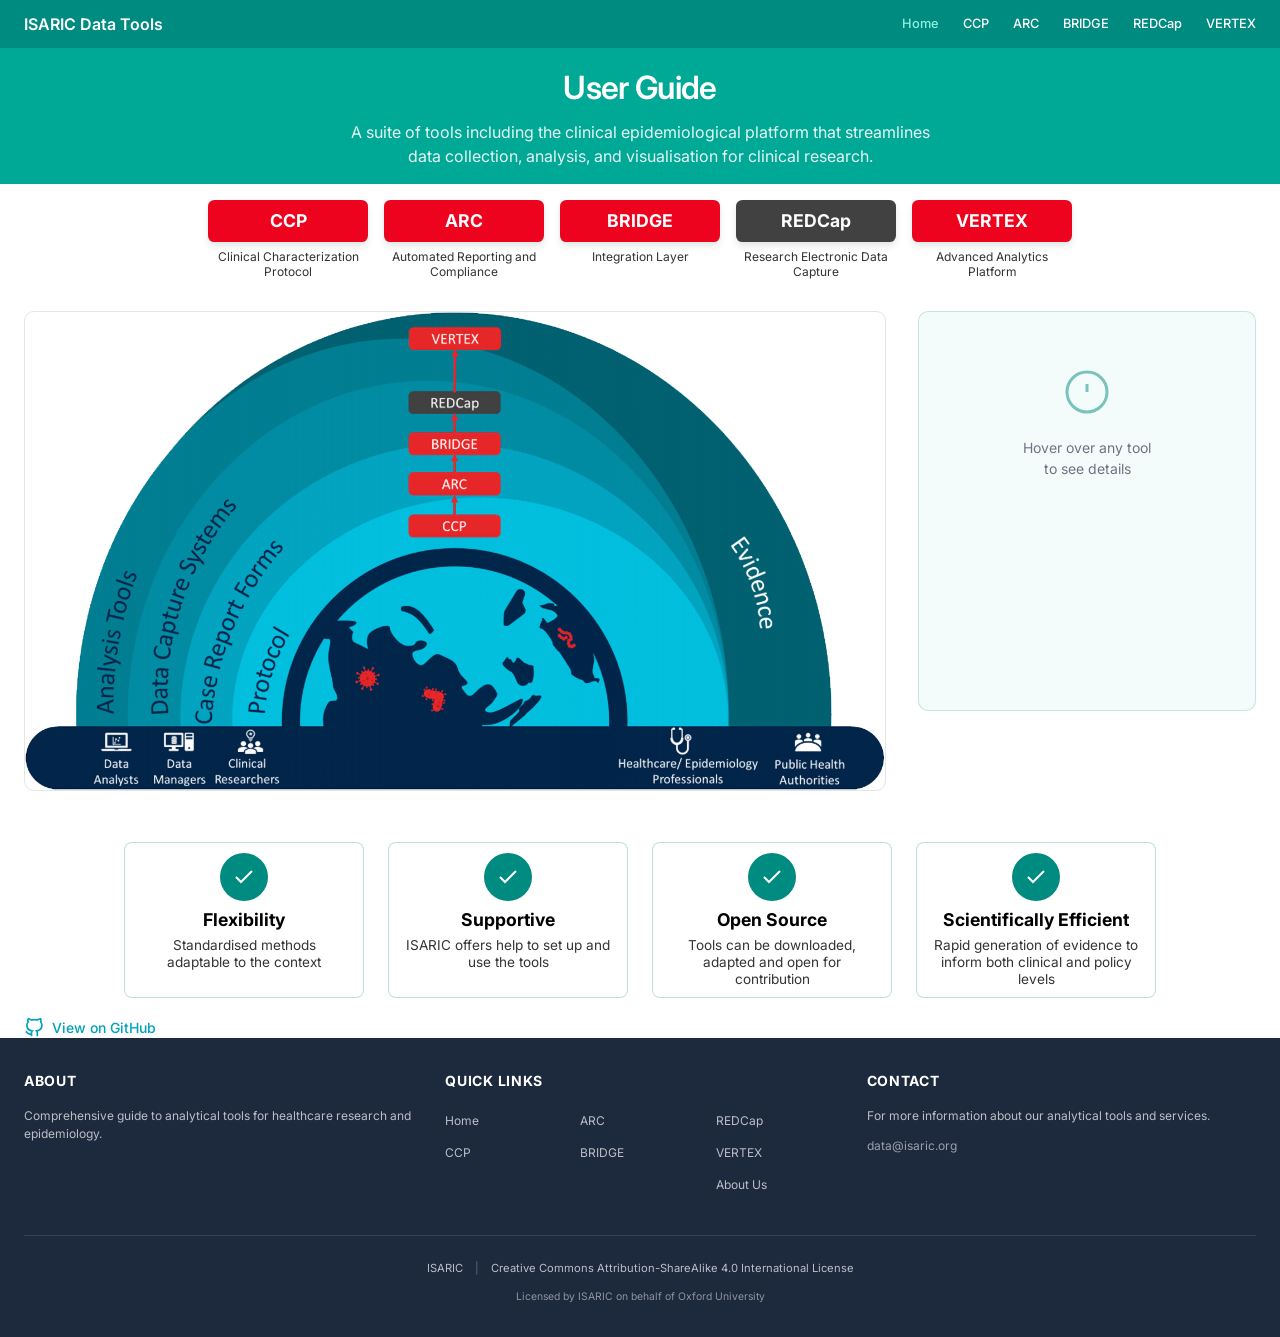
<file: index.html>
<!DOCTYPE html>
<html lang="en">
<head>
    <meta charset="UTF-8">
    <meta name="viewport" content="width=device-width, initial-scale=1.0">
    <title>ISARIC Data Tools</title>
    <link rel="stylesheet" href="css/style.css">
    <link href="https://fonts.googleapis.com/css2?family=Inter:opsz,wght@14..32,400;14..32,500;14..32,600;14..32,700&display=swap" rel="stylesheet">
</head>
<body>
    <header class="header">
        <div class="container">
            <div class="header-content">
                <a href="index.html" class="logo">ISARIC Data Tools</a>
                <nav class="nav-desktop">
                    <a href="index.html" class="active">Home</a>
                    <a href="pages/ccp.html">CCP</a>
                    <a href="pages/arc.html">ARC</a>
                    <a href="pages/bridge.html">BRIDGE</a>
                    <a href="pages/redcap.html">REDCap</a>
                    <a href="pages/vertex.html">VERTEX</a>
                </nav>
            </div>
        </div>
    </header>

    <!-- Hero Section -->
    <section class="hero">
        <div class="container">
            <h1>User Guide</h1>
            <p>A suite of tools including the clinical epidemiological platform that streamlines data collection, analysis, and visualisation for clinical research.</p>
        </div>
    </section>

    <main>
        <div class="container">
            <!-- Tools Section -->
            <div class="tool-cards">
                <a href="pages/ccp.html" class="tool-card">
                    <div class="tool-btn">CCP</div>
                    <p>Clinical Characterization Protocol</p>
                </a>
                <a href="pages/arc.html" class="tool-card">
                    <div class="tool-btn">ARC</div>
                    <p>Automated Reporting and Compliance</p>
                </a>
                <a href="pages/bridge.html" class="tool-card">
                    <div class="tool-btn">BRIDGE</div>
                    <p>Integration Layer</p>
                </a>
                <a href="pages/redcap.html" class="tool-card">
                    <div class="tool-btn tool-btn-dark">REDCap</div>
                    <p>Research Electronic Data Capture</p>
                </a>
                <a href="pages/vertex.html" class="tool-card">
                    <div class="tool-btn">VERTEX</div>
                    <p>Advanced Analytics Platform</p>
                </a>
            </div>

            <!-- Ecosystem Map com painel lateral -->
<div class="ecosystem-layout">
    <div class="ecosystem-container">
        <img src="assets/images/ecosystem.png" alt="ISARIC Ecosystem Map" class="ecosystem-map" usemap="#tool-map">
        <map name="tool-map" id="tool-map">
            <area shape="rect" coords="0,0,0,0" data-tool="ccp" data-tooltip="CCP - Clinical Characterization Protocol">
            <area shape="rect" coords="0,0,0,0" data-tool="arc" data-tooltip="ARC - Automated Reporting and Compliance">
            <area shape="rect" coords="0,0,0,0" data-tool="bridge" data-tooltip="BRIDGE - Integration Layer">
            <area shape="rect" coords="0,0,0,0" data-tool="redcap" data-tooltip="REDCap - Research Electronic Data Capture">
            <area shape="rect" coords="0,0,0,0" data-tool="vertex" data-tooltip="VERTEX - Advanced Analytics Platform">
        </map>
    </div>
    
    <div class="info-panel" id="info-panel">
        <div class="info-placeholder">
            <svg width="48" height="48" viewBox="0 0 24 24" fill="none" stroke="#008B80" stroke-width="1.5">
                <circle cx="12" cy="12" r="10"/>
                <line x1="12" y1="8" x2="12" y2="12"/>
                <line x1="12" y1="16" x2="12.01" y2="16"/>
            </svg>
            <p>Hover over any tool<br>to see details</p>
        </div>
    </div>
</div>

            <!-- Principles Section -->
            <div class="principles" style="margin-top: 2rem; background: transparent;">
                <div class="principle-item">
                    <div class="principle-icon">
                        <svg viewBox="0 0 24 24" fill="none" stroke="currentColor" stroke-width="2">
                            <polyline points="20 6 9 17 4 12"></polyline>
                        </svg>
                    </div>
                    <h3>Flexibility</h3>
                    <p>Standardised methods adaptable to the context</p>
                </div>
                <div class="principle-item">
                    <div class="principle-icon">
                        <svg viewBox="0 0 24 24" fill="none" stroke="currentColor" stroke-width="2">
                            <polyline points="20 6 9 17 4 12"></polyline>
                        </svg>
                    </div>
                    <h3>Supportive</h3>
                    <p>ISARIC offers help to set up and use the tools</p>
                </div>
                <div class="principle-item">
                    <div class="principle-icon">
                        <svg viewBox="0 0 24 24" fill="none" stroke="currentColor" stroke-width="2">
                            <polyline points="20 6 9 17 4 12"></polyline>
                        </svg>
                    </div>
                    <h3>Open Source</h3>
                    <p>Tools can be downloaded, adapted and open for contribution</p>
                </div>
                <div class="principle-item">
                    <div class="principle-icon">
                        <svg viewBox="0 0 24 24" fill="none" stroke="currentColor" stroke-width="2">
                            <polyline points="20 6 9 17 4 12"></polyline>
                        </svg>
                    </div>
                    <h3>Scientifically Efficient</h3>
                    <p>Rapid generation of evidence to inform both clinical and policy levels</p>
                </div>
            </div>

            <!-- Footer Info -->
            <div class="footer-info">
                <a href="https://github.com/ISARICResearch" class="github-link" target="_blank">
                    <svg width="20" height="20" viewBox="0 0 24 24" fill="none" stroke="currentColor" stroke-width="2">
                        <path d="M9 19c-5 1.5-5-2.5-7-3m14 6v-3.87a3.37 3.37 0 0 0-.94-2.61c3.14-.35 6.44-1.54 6.44-7A5.44 5.44 0 0 0 20 4.77 5.07 5.07 0 0 0 19.91 1S18.73.65 16 2.48a13.38 13.38 0 0 0-7 0C6.27.65 5.09 1 5.09 1A5.07 5.07 0 0 0 5 4.77a5.44 5.44 0 0 0-1.5 3.78c0 5.42 3.3 6.61 6.44 7A3.37 3.37 0 0 0 9 18.13V22"/>
                    </svg>
                    <span>View on GitHub</span>
                </a>
            </div>

        </div>


    </main>

    <footer class="main-footer">
        <div class="container">
            <div class="footer-columns">
                <div class="footer-column">
                    <h4>About</h4>
                    <p>Comprehensive guide to analytical tools for healthcare research and epidemiology.</p>
                </div>
                <div class="footer-column">
                    <h4>Quick Links</h4>
                    <div class="quick-links-grid">
                        <div class="quick-links-col">
                            <ul>
                                <li><a href="index.html">Home</a></li>
                                <li><a href="pages/ccp.html">CCP</a></li>
                            </ul>
                        </div>
                        <div class="quick-links-col">
                            <ul>
                                <li><a href="pages/arc.html">ARC</a></li>
                                <li><a href="pages/bridge.html">BRIDGE</a></li>
                            </ul>
                        </div>
                        <div class="quick-links-col">
                            <ul>
                                <li><a href="pages/redcap.html">REDCap</a></li>
                                <li><a href="pages/vertex.html">VERTEX</a></li>
                                <li><a href="#">About Us</a></li>
                            </ul>
                        </div>
                    </div>
                </div>
                <div class="footer-column">
                    <h4>Contact</h4>
                    <p>For more information about our analytical tools and services.</p>
                    <p class="contact-email">
                        <a href="mailto:data@isaric.org">data@isaric.org</a>
                    </p>
                </div>
            </div>
            <div class="footer-bottom">
                <div class="footer-links">
                    <a href="https://isaric.org" target="_blank">ISARIC</a>
                    <span class="separator">|</span>
                    <a href="https://creativecommons.org/licenses/by-sa/4.0/" target="_blank">
                        Creative Commons Attribution-ShareAlike 4.0 International License
                    </a>
                </div>
                <p class="footer-copyright">Licensed by ISARIC on behalf of Oxford University</p>
            </div>
        </div>
    </footer>

    <script src="js/script.js"></script>
</body>
</html>
</file>
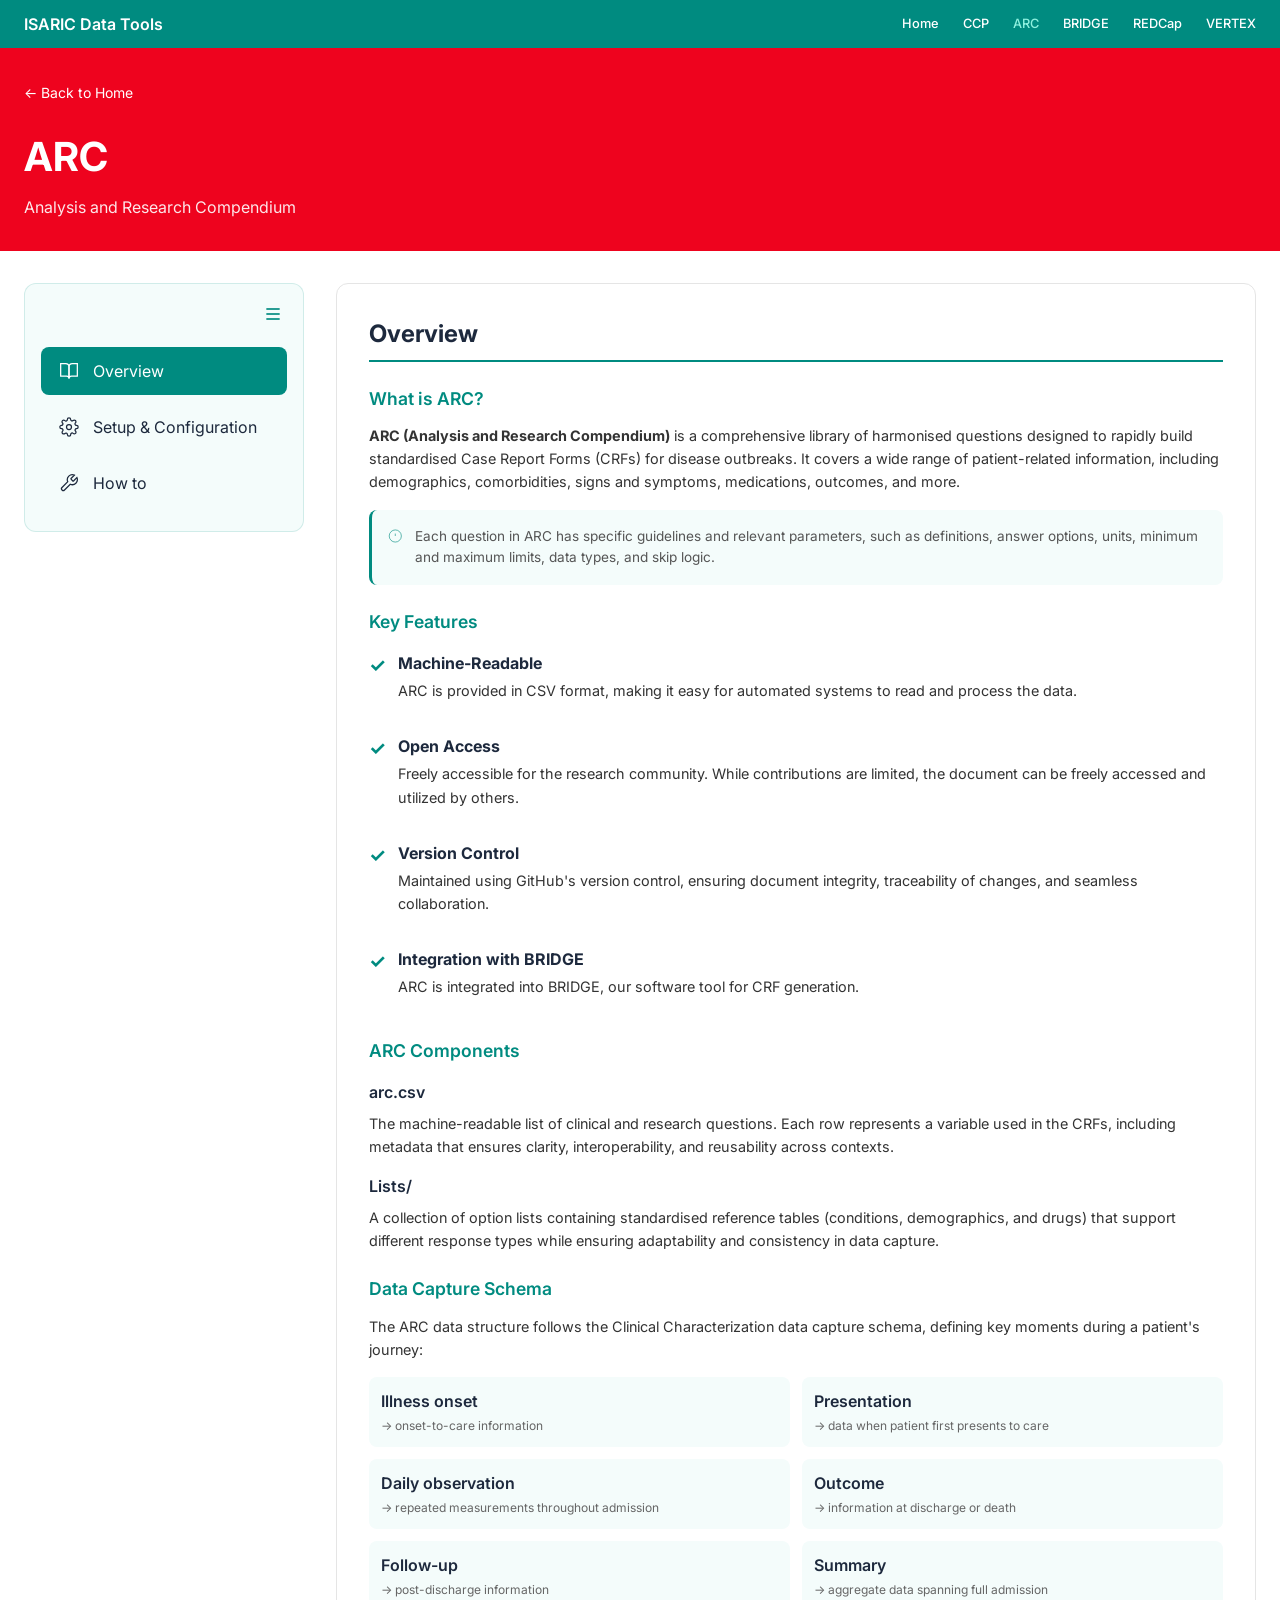
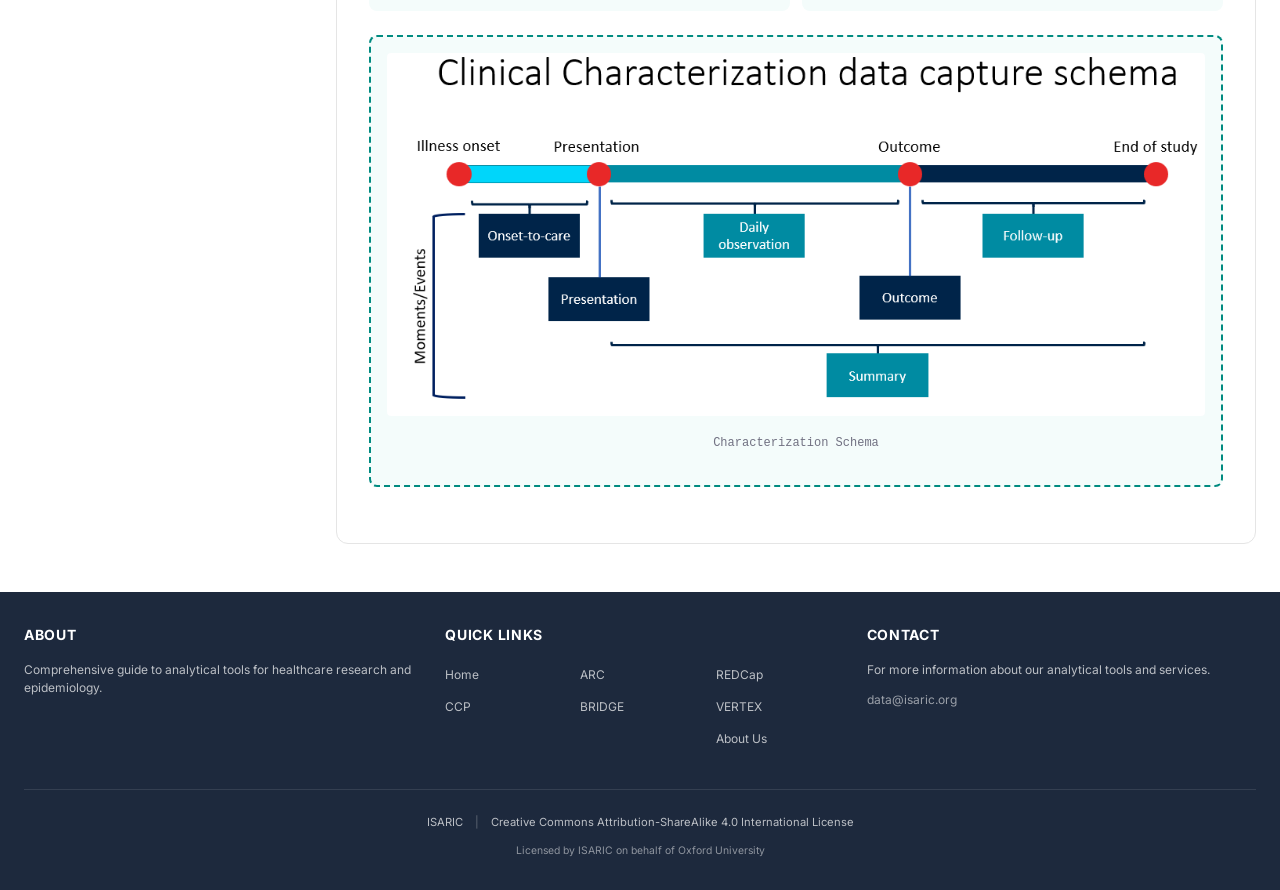
<file: pages/arc.html>
<!DOCTYPE html>
<html lang="en">
<head>
    <meta charset="UTF-8">
    <meta name="viewport" content="width=device-width, initial-scale=1.0">
    <title>ARC | ISARIC Data Tools</title>
    <link rel="stylesheet" href="../css/style.css">
    <link rel="stylesheet" href="../css/arc.css">
    <link rel="stylesheet" href="../css/tools-common.css">
    <link href="https://fonts.googleapis.com/css2?family=Inter:opsz,wght@14..32,400;14..32,500;14..32,600;14..32,700&display=swap" rel="stylesheet">
</head>
<body>
    <header class="header">
        <div class="container">
            <div class="header-content">
                <a href="../index.html" class="logo">ISARIC Data Tools</a>
                <nav class="nav-desktop">
                    <a href="../index.html">Home</a>
                    <a href="ccp.html">CCP</a>
                    <a href="arc.html" class="active">ARC</a>
                    <a href="bridge.html">BRIDGE</a>
                    <a href="redcap.html">REDCap</a>
                    <a href="vertex.html">VERTEX</a>
                </nav>
            </div>
        </div>
    </header>

    <!-- Hero específico do ARC -->
    <section class="arc-hero">
        <div class="container">
            <a href="../index.html" class="back-link">
                ← Back to Home
            </a>
            <h1>ARC</h1>
            <p>Analysis and Research Compendium</p>
        </div>
    </section>

    <main>
        <!-- Layout com menu lateral -->
        <div class="arc-layout">
            <!-- Menu lateral -->
            <aside class="sidebar-menu" id="sidebar">
                <div class="menu-toggle">
                    <button class="toggle-btn" id="toggleSidebar">
                        <svg width="20" height="20" viewBox="0 0 24 24" fill="none" stroke="currentColor" stroke-width="2">
                            <line x1="4" y1="6" x2="20" y2="6"></line>
                            <line x1="4" y1="12" x2="20" y2="12"></line>
                            <line x1="4" y1="18" x2="20" y2="18"></line>
                        </svg>
                    </button>
                </div>
                <div class="menu-item active" data-section="overview">
                    <span class="menu-icon">
                        <svg viewBox="0 0 24 24" fill="none" stroke="currentColor">
                            <path d="M2 3h6a4 4 0 0 1 4 4v14a3 3 0 0 0-3-3H2z"></path>
                            <path d="M22 3h-6a4 4 0 0 0-4 4v14a3 3 0 0 1 3-3h7z"></path>
                        </svg>
                    </span>
                    <span>Overview</span>
                </div>
                <div class="menu-item" data-section="setup">
                    <span class="menu-icon">
                        <svg viewBox="0 0 24 24" fill="none" stroke="currentColor">
                            <circle cx="12" cy="12" r="3"></circle>
                            <path d="M19.4 15a1.65 1.65 0 0 0 .33 1.82l.06.06a2 2 0 0 1 0 2.83 2 2 0 0 1-2.83 0l-.06-.06a1.65 1.65 0 0 0-1.82-.33 1.65 1.65 0 0 0-1 1.51V21a2 2 0 0 1-2 2 2 2 0 0 1-2-2v-.09A1.65 1.65 0 0 0 9 19.4a1.65 1.65 0 0 0-1.82.33l-.06.06a2 2 0 0 1-2.83 0 2 2 0 0 1 0-2.83l.06-.06a1.65 1.65 0 0 0 .33-1.82 1.65 1.65 0 0 0-1.51-1H3a2 2 0 0 1-2-2 2 2 0 0 1 2-2h.09A1.65 1.65 0 0 0 4.6 9a1.65 1.65 0 0 0-.33-1.82l-.06-.06a2 2 0 0 1 0-2.83 2 2 0 0 1 2.83 0l.06.06a1.65 1.65 0 0 0 1.82.33H9a1.65 1.65 0 0 0 1-1.51V3a2 2 0 0 1 2-2 2 2 0 0 1 2 2v.09a1.65 1.65 0 0 0 1 1.51 1.65 1.65 0 0 0 1.82-.33l.06-.06a2 2 0 0 1 2.83 0 2 2 0 0 1 0 2.83l-.06.06a1.65 1.65 0 0 0-.33 1.82V9a1.65 1.65 0 0 0 1.51 1H21a2 2 0 0 1 2 2 2 2 0 0 1-2 2h-.09a1.65 1.65 0 0 0-1.51 1z"></path>
                        </svg>
                    </span>
                    <span>Setup & Configuration</span>
                </div>
                <div class="menu-item" data-section="howto">
                    <span class="menu-icon">
                        <svg viewBox="0 0 24 24" fill="none" stroke="currentColor">
                            <path d="M14.7 6.3a1 1 0 0 0 0 1.4l1.6 1.6a1 1 0 0 0 1.4 0l3.77-3.77a6 6 0 0 1-7.94 7.94l-6.91 6.91a2.12 2.12 0 0 1-3-3l6.91-6.91a6 6 0 0 1 7.94-7.94l-3.76 3.76z"></path>
                        </svg>
                    </span>
                    <span>How to</span>
                </div>
            </aside>

            <!-- Conteúdo principal -->
            <div class="arc-content">
                <!-- Overview Section -->
                <div id="overview" class="content-section active">
                    <h2>Overview</h2>
                    
                    <h3>What is ARC?</h3>
                    <p><strong>ARC (Analysis and Research Compendium)</strong> is a comprehensive library of harmonised questions designed to rapidly build standardised Case Report Forms (CRFs) for disease outbreaks. It covers a wide range of patient-related information, including demographics, comorbidities, signs and symptoms, medications, outcomes, and more.</p>
                    
                    <div class="note-box">
                        <svg width="20" height="20" viewBox="0 0 24 24" fill="none" stroke="#008B80">
                            <circle cx="12" cy="12" r="10"/>
                            <line x1="12" y1="8" x2="12" y2="12"/>
                            <line x1="12" y1="16" x2="12.01" y2="16"/>
                        </svg>
                        <p>Each question in ARC has specific guidelines and relevant parameters, such as definitions, answer options, units, minimum and maximum limits, data types, and skip logic.</p>
                    </div>
                    
                    <h3>Key Features</h3>
                    <div class="features-list">
                        <div class="feature-item">
                            <span class="feature-check">✓</span>
                            <div>
                                <strong>Machine-Readable</strong>
                                <p>ARC is provided in CSV format, making it easy for automated systems to read and process the data.</p>
                            </div>
                        </div>
                        <div class="feature-item">
                            <span class="feature-check">✓</span>
                            <div>
                                <strong>Open Access</strong>
                                <p>Freely accessible for the research community. While contributions are limited, the document can be freely accessed and utilized by others.</p>
                            </div>
                        </div>
                        <div class="feature-item">
                            <span class="feature-check">✓</span>
                            <div>
                                <strong>Version Control</strong>
                                <p>Maintained using GitHub's version control, ensuring document integrity, traceability of changes, and seamless collaboration.</p>
                            </div>
                        </div>
                        <div class="feature-item">
                            <span class="feature-check">✓</span>
                            <div>
                                <strong>Integration with BRIDGE</strong>
                                <p>ARC is integrated into BRIDGE, our software tool for CRF generation.</p>
                            </div>
                        </div>
                    </div>
                    
                    <h3>ARC Components</h3>
                    
                    <h4>arc.csv</h4>
                    <p>The machine-readable list of clinical and research questions. Each row represents a variable used in the CRFs, including metadata that ensures clarity, interoperability, and reusability across contexts.</p>
                    
                    <h4>Lists/</h4>
                    <p>A collection of option lists containing standardised reference tables (conditions, demographics, and drugs) that support different response types while ensuring adaptability and consistency in data capture.</p>
                    
                    <h3>Data Capture Schema</h3>
                    <p>The ARC data structure follows the Clinical Characterization data capture schema, defining key moments during a patient's journey:</p>
                    
                    <div class="schema-grid">
                        <div class="schema-item">Illness onset <span>→ onset-to-care information</span></div>
                        <div class="schema-item">Presentation <span>→ data when patient first presents to care</span></div>
                        <div class="schema-item">Daily observation <span>→ repeated measurements throughout admission</span></div>
                        <div class="schema-item">Outcome <span>→ information at discharge or death</span></div>
                        <div class="schema-item">Follow-up <span>→ post-discharge information</span></div>
                        <div class="schema-item">Summary <span>→ aggregate data spanning full admission</span></div>
                    </div>
                    
                    <div class="figure-placeholder">
                        <div class="image-placeholder">
                            <img src="../assets/images/characterizationSchema.png" alt="Clinical Characterization Data Capture Schema">
                            <p>Characterization Schema</p>
                        </div>
                    </div>
                </div>

                <!-- Setup & Configuration Section -->
                <div id="setup" class="content-section">
                    <h2>Setup & Configuration</h2>
                    
                    <h3>How to Access ARC</h3>
                    <p>To use ARC for your research or study, follow these steps:</p>
                    
                    <div class="steps-list">
                        <div class="step-item">
                            <div class="step-number">1</div>
                            <div>
                                <strong>Access ARC</strong>
                                <p>Download the latest version of ARC from the <a href="https://github.com/ISARICResearch/ARC" target="_blank">GitHub repository</a>.</p>
                            </div>
                        </div>
                        <div class="step-item">
                            <div class="step-number">2</div>
                            <div>
                                <strong>Integration with BRIDGE</strong>
                                <p>If you use the BRIDGE software tool, it connects to this GitHub repository to access all releases of ARC for CRF generation.</p>
                            </div>
                        </div>
                        <div class="step-item">
                            <div class="step-number">3</div>
                            <div>
                                <strong>Contributions & Support</strong>
                                <p>For questions, suggestions, or to request new questions for future ARC versions, contact us at: <a href="mailto:data@isaric.org">data@isaric.org</a></p>
                            </div>
                        </div>
                    </div>
                    
                    <div class="links-icons">
                        <a href="https://github.com/ISARICResearch/ARC" target="_blank" class="icon-link">
                            <svg width="20" height="20" viewBox="0 0 24 24" fill="none" stroke="currentColor">
                                <path d="M9 19c-5 1.5-5-2.5-7-3m14 6v-3.87a3.37 3.37 0 0 0-.94-2.61c3.14-.35 6.44-1.54 6.44-7A5.44 5.44 0 0 0 20 4.77 5.07 5.07 0 0 0 19.91 1S18.73.65 16 2.48a13.38 13.38 0 0 0-7 0C6.27.65 5.09 1 5.09 1A5.07 5.07 0 0 0 5 4.77a5.44 5.44 0 0 0-1.5 3.78c0 5.42 3.3 6.61 6.44 7A3.37 3.37 0 0 0 9 18.13V22"/>
                            </svg>
                            <span>GitHub Repository</span>
                        </a>
                        <a href="https://isaric-arc.readthedocs.io/" target="_blank" class="icon-link">
                            <svg width="20" height="20" viewBox="0 0 24 24" fill="none" stroke="currentColor">
                                <path d="M4 4h16v16H4z"/>
                                <polyline points="4 9 12 13 20 9"/>
                                <line x1="12" y1="13" x2="12" y2="22"/>
                            </svg>
                            <span>Documentation</span>
                        </a>
                    </div>
                </div>

                <!-- How To Section -->
                <div id="howto" class="content-section">
                    <h2>How to</h2>
                    
                    <h3>Understanding arc.csv Structure</h3>
                    <p>Each row in <code>arc.csv</code> represents a variable with the following key fields:</p>

                    <div class="table-wrapper">
                        <table class="data-table">
                            <thead>
                                <tr>
                                    <th>Field</th>
                                    <th>Description</th>
                                    <th>Example Value</th>
                                </tr>
                            </thead>
                            <tbody>
                                <tr>
                                    <td><code>Form</code></td>
                                    <td>CRF form where the variable appears</td>
                                    <td>Presentation</td>
                                </tr>
                                <tr>
                                    <td><code>Section</code></td>
                                    <td>Subdivision within the form that groups related questions</td>
                                    <td>CO-MORBIDITIES AND RISK FACTORS: Existing prior to this current illness and is ongoing</td>
                                </tr>
                                <tr>
                                    <td><code>Variable</code></td>
                                    <td>Unique identifier used in the dataset</td>
                                    <td><code>comor_hypertensi</code></td>
                                </tr>
                                <tr>
                                    <td><code>Type</code></td>
                                    <td>Format of the response field</td>
                                    <td>radio</td>
                                </tr>
                                <tr>
                                    <td><code>Question</code></td>
                                    <td>Human-readable text shown to the data collector</td>
                                    <td>Hypertension</td>
                                </tr>
                                <tr>
                                    <td><code>Answer Options</code></td>
                                    <td>Permissible responses to the question</td>
                                    <td>1, Yes | 0, No | 99, Unknown</td>
                                </tr>
                                <tr>
                                    <td><code>Body System</code></td>
                                    <td>Physiological system the variable belongs to</td>
                                    <td>Cardiovascular</td>
                                </tr>
                                <tr>
                                    <td><code>Definition</code></td>
                                    <td>Description of the concept being captured</td>
                                    <td>Defined as elevated arterial blood pressure diagnosed clinically (systolic >140 mmHg and/or diastolic >90 mmHg), or treated with medication.</td>
                                </tr>
                                <tr>
                                    <td><code>Completion Guideline</code></td>
                                    <td>Instruction text for data collectors to standardize responses</td>
                                    <td>Indicate 'Yes' if this condition existed prior to admission with this current illness and remains an active medical condition.</td>
                                </tr>
                                <tr>
                                    <td><code>Standardized Term Codelist</code></td>
                                    <td>Reference ontology or terminology system used for harmonization</td>
                                    <td>SNOMED</td>
                                </tr>
                                <tr>
                                    <td><code>Standardized Term Code</code></td>
                                    <td>The specific code(s) from the ontology</td>
                                    <td>38341003, Hypertensive disorder, systemic arterial (disorder)</td>
                                </tr>
                                <tr>
                                    <td><code>Metathesaurus Identifier</code></td>
                                    <td>UMLS Metathesaurus identifier for cross-referencing</td>
                                    <td>C0020538, Hypertensive disease</td>
                                </tr>
                                <tr>
                                    <td><code>Research Category</code></td>
                                    <td>Category for research classification</td>
                                    <td>risk_factor_comor</td>
                                </tr>
                                <tr>
                                    <td><code>Presets (selected)</code></td>
                                    <td>Links to where the variable is used in disease-specific CRFs</td>
                                    <td>COVID=1, Dengue=1, Mpox=1, H5Nx=1, ARI=1</td>
                                </tr>
                            </tbody>
                        </table>
                    </div>

                    <div class="note-box">
                        <svg width="20" height="20" viewBox="0 0 24 24" fill="none" stroke="#008B80">
                            <circle cx="12" cy="12" r="10"/>
                            <line x1="12" y1="8" x2="12" y2="12"/>
                            <line x1="12" y1="16" x2="12.01" y2="16"/>
                        </svg>
                        <p><strong>Example row:</strong> The variable <code>comor_hypertensi</code> captures hypertension information in the Presentation form, with answer options Yes/No/Unknown, mapped to SNOMED CT code 38341003.</p>
                    </div>

                    <h3>ARChetype CRFs and Templates</h3>
                    <p>ISARIC works with experts worldwide to create CRFs for priority emerging and infectious diseases. These are called <strong>ARChetype CRFs</strong>.</p>
                    
                    <h4>Available ARChetype CRFs (Version 1.2.2)</h4>
                    <div class="diseases-grid">
                        <span class="disease-tag">COVID-19</span>
                        <span class="disease-tag">Dengue</span>
                        <span class="disease-tag">Chikungunya</span>
                        <span class="disease-tag">Mpox</span>
                        <span class="disease-tag">Influenza H5Nx</span>
                        <span class="disease-tag">Acute Respiratory Infection (ARI)</span>
                    </div>
                    
                    <h4>Population-Specific Modules</h4>
                    <div class="modules-grid">
                        <div class="module-card">
                            <span class="module-icon">👶</span>
                            <div>
                                <strong>Paediatric Module</strong>
                                <p>Variables applicable for paediatric patients across multiple diseases</p>
                            </div>
                        </div>
                        <div class="module-card">
                            <span class="module-icon">🤰</span>
                            <div>
                                <strong>Pregnancy Module</strong>
                                <p>Variables for pregnant patients across multiple diseases</p>
                            </div>
                        </div>
                    </div>
                    
                    <h3>Version Identification</h3>
                    <p>ARC uses a version numbering system to indicate different levels of updates:</p>
                    <ul>
                        <li><strong>Major Version:</strong> Significant updates including new events, forms, or diseases</li>
                        <li><strong>Minor Version:</strong> Smaller updates, new features, or modifications to questions</li>
                        <li><strong>Patch Version:</strong> Bug fixes, writing improvements, or small corrections</li>
                    </ul>
                    
                    <div class="note-box">
                        <svg width="20" height="20" viewBox="0 0 24 24" fill="none" stroke="#008B80">
                            <circle cx="12" cy="12" r="10"/>
                            <line x1="12" y1="8" x2="12" y2="12"/>
                            <line x1="12" y1="16" x2="12.01" y2="16"/>
                        </svg>
                        <p>Previous ARC versions can be accessed via the repository's releases section. Additional questions can be added to future ARC versions by contacting <a href="mailto:data@isaric.org">data@isaric.org</a>.</p>
                    </div>
                </div>
            </div>
        </div>
    </main>

    <footer class="main-footer">
        <div class="container">
            <div class="footer-columns">
                <div class="footer-column">
                    <h4>About</h4>
                    <p>Comprehensive guide to analytical tools for healthcare research and epidemiology.</p>
                </div>
                <div class="footer-column">
                    <h4>Quick Links</h4>
                    <div class="quick-links-grid">
                        <div class="quick-links-col">
                            <ul>
                                <li><a href="../index.html">Home</a></li>
                                <li><a href="ccp.html">CCP</a></li>
                            </ul>
                        </div>
                        <div class="quick-links-col">
                            <ul>
                                <li><a href="arc.html">ARC</a></li>
                                <li><a href="bridge.html">BRIDGE</a></li>
                            </ul>
                        </div>
                        <div class="quick-links-col">
                            <ul>
                                <li><a href="redcap.html">REDCap</a></li>
                                <li><a href="vertex.html">VERTEX</a></li>
                                <li><a href="#">About Us</a></li>
                            </ul>
                        </div>
                    </div>
                </div>
                <div class="footer-column">
                    <h4>Contact</h4>
                    <p>For more information about our analytical tools and services.</p>
                    <p class="contact-email">
                        <a href="mailto:data@isaric.org">data@isaric.org</a>
                    </p>
                </div>
            </div>
            <div class="footer-bottom">
                <div class="footer-links">
                    <a href="https://isaric.org" target="_blank">ISARIC</a>
                    <span class="separator">|</span>
                    <a href="https://creativecommons.org/licenses/by-sa/4.0/" target="_blank">
                        Creative Commons Attribution-ShareAlike 4.0 International License
                    </a>
                </div>
                <p class="footer-copyright">Licensed by ISARIC on behalf of Oxford University</p>
            </div>
        </div>
    </footer>

    <script src="../js/tools-common.js"></script>
</body>
</html>
</file>
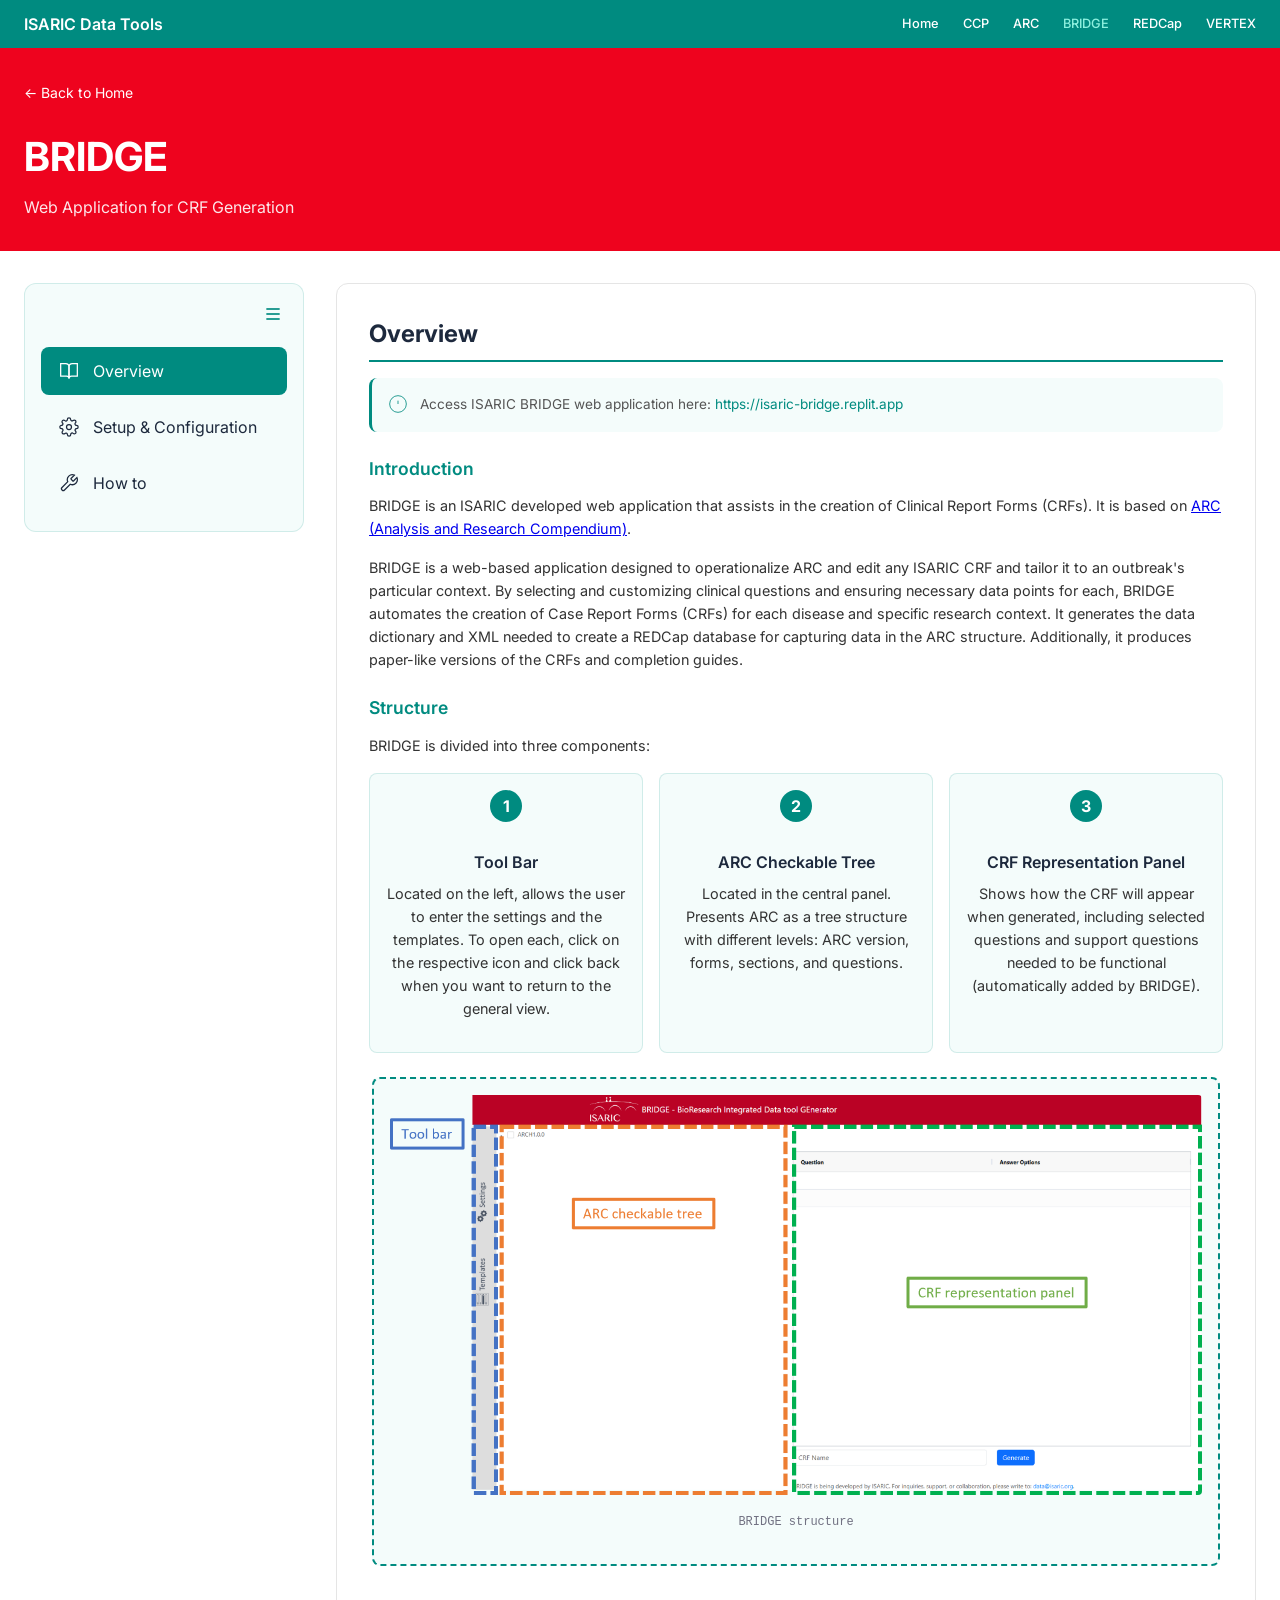
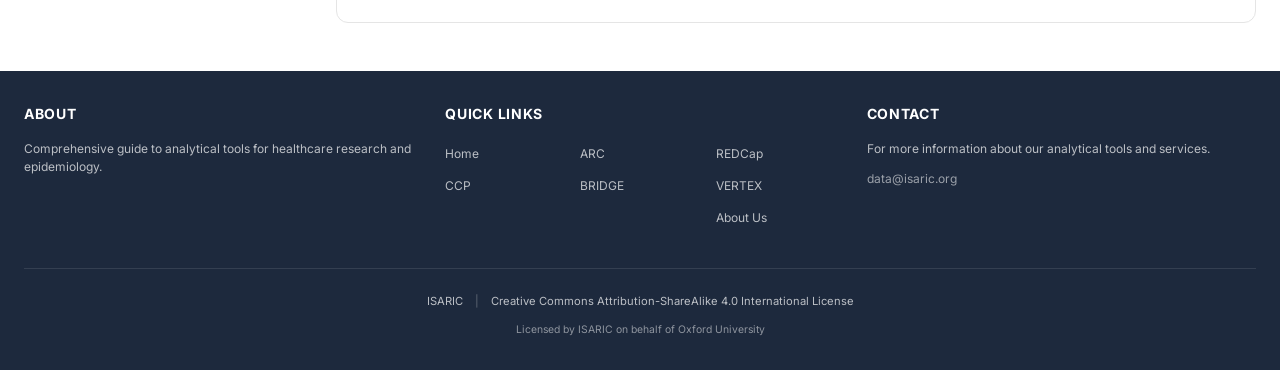
<file: pages/bridge.html>
<!DOCTYPE html>
<html lang="en">
<head>
    <meta charset="UTF-8">
    <meta name="viewport" content="width=device-width, initial-scale=1.0">
    <title>BRIDGE | ISARIC Data Tools</title>
    <link rel="stylesheet" href="../css/style.css">
    <link rel="stylesheet" href="../css/bridge.css">
    <link rel="stylesheet" href="../css/tools-common.css">
    <link href="https://fonts.googleapis.com/css2?family=Inter:opsz,wght@14..32,400;14..32,500;14..32,600;14..32,700&display=swap" rel="stylesheet">
</head>
<body>
    <header class="header">
        <div class="container">
            <div class="header-content">
                <a href="../index.html" class="logo">ISARIC Data Tools</a>
                <nav class="nav-desktop">
                    <a href="../index.html">Home</a>
                    <a href="ccp.html">CCP</a>
                    <a href="arc.html">ARC</a>
                    <a href="bridge.html" class="active">BRIDGE</a>
                    <a href="redcap.html">REDCap</a>
                    <a href="vertex.html">VERTEX</a>
                </nav>
            </div>
        </div>
    </header>

    <!-- Hero específico do BRIDGE -->
    <section class="bridge-hero">
        <div class="container">
            <a href="../index.html" class="back-link">
                ← Back to Home
            </a>
            <h1>BRIDGE</h1>
            <p>Web Application for CRF Generation</p>
        </div>
    </section>

    <main>
        <div class="bridge-layout">
            <!-- Menu lateral -->
            <aside class="sidebar-menu" id="sidebar">
                <div class="menu-toggle">
                    <button class="toggle-btn" id="toggleSidebar">
                        <svg width="20" height="20" viewBox="0 0 24 24" fill="none" stroke="currentColor" stroke-width="2">
                            <line x1="4" y1="6" x2="20" y2="6"></line>
                            <line x1="4" y1="12" x2="20" y2="12"></line>
                            <line x1="4" y1="18" x2="20" y2="18"></line>
                        </svg>
                    </button>
                </div>
                <div class="menu-item active" data-section="overview">
                    <span class="menu-icon">
                        <svg viewBox="0 0 24 24" fill="none" stroke="currentColor">
                            <path d="M2 3h6a4 4 0 0 1 4 4v14a3 3 0 0 0-3-3H2z"></path>
                            <path d="M22 3h-6a4 4 0 0 0-4 4v14a3 3 0 0 1 3-3h7z"></path>
                        </svg>
                    </span>
                    <span>Overview</span>
                </div>
                <div class="menu-item" data-section="setup">
                    <span class="menu-icon">
                        <svg viewBox="0 0 24 24" fill="none" stroke="currentColor">
                            <circle cx="12" cy="12" r="3"></circle>
                            <path d="M19.4 15a1.65 1.65 0 0 0 .33 1.82l.06.06a2 2 0 0 1 0 2.83 2 2 0 0 1-2.83 0l-.06-.06a1.65 1.65 0 0 0-1.82-.33 1.65 1.65 0 0 0-1 1.51V21a2 2 0 0 1-2 2 2 2 0 0 1-2-2v-.09A1.65 1.65 0 0 0 9 19.4a1.65 1.65 0 0 0-1.82.33l-.06.06a2 2 0 0 1-2.83 0 2 2 0 0 1 0-2.83l.06-.06a1.65 1.65 0 0 0 .33-1.82 1.65 1.65 0 0 0-1.51-1H3a2 2 0 0 1-2-2 2 2 0 0 1 2-2h.09A1.65 1.65 0 0 0 4.6 9a1.65 1.65 0 0 0-.33-1.82l-.06-.06a2 2 0 0 1 0-2.83 2 2 0 0 1 2.83 0l.06.06a1.65 1.65 0 0 0 1.82.33H9a1.65 1.65 0 0 0 1-1.51V3a2 2 0 0 1 2-2 2 2 0 0 1 2 2v.09a1.65 1.65 0 0 0 1 1.51 1.65 1.65 0 0 0 1.82-.33l.06-.06a2 2 0 0 1 2.83 0 2 2 0 0 1 0 2.83l-.06.06a1.65 1.65 0 0 0-.33 1.82V9a1.65 1.65 0 0 0 1.51 1H21a2 2 0 0 1 2 2 2 2 0 0 1-2 2h-.09a1.65 1.65 0 0 0-1.51 1z"></path>
                        </svg>
                    </span>
                    <span>Setup & Configuration</span>
                </div>
                <div class="menu-item" data-section="howto">
                    <span class="menu-icon">
                        <svg viewBox="0 0 24 24" fill="none" stroke="currentColor">
                            <path d="M14.7 6.3a1 1 0 0 0 0 1.4l1.6 1.6a1 1 0 0 0 1.4 0l3.77-3.77a6 6 0 0 1-7.94 7.94l-6.91 6.91a2.12 2.12 0 0 1-3-3l6.91-6.91a6 6 0 0 1 7.94-7.94l-3.76 3.76z"></path>
                        </svg>
                    </span>
                    <span>How to</span>
                </div>
            </aside>

            <!-- Conteúdo principal -->
            <div class="bridge-content">
                <!-- Overview Section -->
                <div id="overview" class="content-section active">
                    <h2>Overview</h2>
                    
                    <div class="note-box">
                        <svg width="20" height="20" viewBox="0 0 24 24" fill="none" stroke="#008B80">
                            <circle cx="12" cy="12" r="10"/>
                            <line x1="12" y1="8" x2="12" y2="12"/>
                            <line x1="12" y1="16" x2="12.01" y2="16"/>
                        </svg>
                        <p>Access ISARIC BRIDGE web application here: <a href="https://isaric-bridge.replit.app" target="_blank">https://isaric-bridge.replit.app</a></p>
                    </div>
                    
                    <h3>Introduction</h3>
                    <p>BRIDGE is an ISARIC developed web application that assists in the creation of Clinical Report Forms (CRFs). It is based on <a href="arc.html">ARC (Analysis and Research Compendium)</a>.</p>
                    
                    <p>BRIDGE is a web-based application designed to operationalize ARC and edit any ISARIC CRF and tailor it to an outbreak's particular context. By selecting and customizing clinical questions and ensuring necessary data points for each, BRIDGE automates the creation of Case Report Forms (CRFs) for each disease and specific research context. It generates the data dictionary and XML needed to create a REDCap database for capturing data in the ARC structure. Additionally, it produces paper-like versions of the CRFs and completion guides.</p>
                    
                    <h3>Structure</h3>
                    <p>BRIDGE is divided into three components:</p>
                    
                    <div class="structure-grid">
                        <div class="structure-card">
                            <div class="structure-number">1</div>
                            <h4>Tool Bar</h4>
                            <p>Located on the left, allows the user to enter the settings and the templates. To open each, click on the respective icon and click back when you want to return to the general view.</p>
                        </div>
                        <div class="structure-card">
                            <div class="structure-number">2</div>
                            <h4>ARC Checkable Tree</h4>
                            <p>Located in the central panel. Presents ARC as a tree structure with different levels: ARC version, forms, sections, and questions.</p>
                        </div>
                        <div class="structure-card">
                            <div class="structure-number">3</div>
                            <h4>CRF Representation Panel</h4>
                            <p>Shows how the CRF will appear when generated, including selected questions and support questions needed to be functional (automatically added by BRIDGE).</p>
                        </div>
                    </div>
                    
                    <div class="figure-placeholder">
                        <div class="image-placeholder">
                            <img src="../assets/images/bridge_structure.png" alt="BRIDGE Structure - Three components layout">
                            <p>BRIDGE structure</p>
                        </div>
                    </div>
                </div>

                <!-- Setup & Configuration Section -->
                <div id="setup" class="content-section">
                    <h2>Setup & Configuration</h2>
                    
                    <h3>Settings</h3>
                    <p>In the settings panel, users can select the version of ARC they want to use and the BRIDGE outcomes they want to generate:</p>
                    
                    <div class="settings-list">
                        <div class="setting-item">
                            <strong>📄 ISARIC Clinical Characterization XML</strong>
                            <p>This file can be used to generate a REDCap project. It contains the clinical characterization structure that can be uploaded to REDCap to generate a project that allows data capture in the ARC structure.</p>
                        </div>
                        <div class="setting-item">
                            <strong>📊 REDCap Data Dictionary</strong>
                            <p>This CSV file can be used to add the specific forms and questions selected in BRIDGE to the REDCap project.</p>
                        </div>
                        <div class="setting-item">
                            <strong>📑 Paper-like CRF</strong>
                            <p>This is a PDF file that can be printed and used to collect data manually, allowing sites that cannot capture data electronically to collect information that can later be uploaded to the REDCap database.</p>
                        </div>
                    </div>
                    
                    <div class="figure-placeholder">
                        <div class="image-placeholder">
                            <img src="../assets/images/bridge_settings.png" alt="BRIDGE Settings Panel">
                            <p>BRIDGE Settings Panel</p>
                        </div>
                    </div>
                    
                    <h3>Templates</h3>
                    <p>Templates are pre-selected groups of questions. Users can click on the Templates tab and select those they want to include in the CRF.</p>
                    
                    <p>ISARIC templates allow users to start the CRF creation process based on a set of pre-selected questions that ISARIC has curated for a particular disease or score.</p>
                    
                    <div class="templates-grid">
                        <div class="template-card">
                            <h4>Disease Templates</h4>
                            <p>Generated by the ISARIC network following the CRF creation process to ensure questions are adequate and sufficient to answer pertinent research questions.</p>
                            <p class="template-contact">For more information about the ISARIC creation process, please write to <a href="mailto:data@isaric.org">data@isaric.org</a>.</p>
                        </div>
                        <div class="template-card">
                            <h4>Score Templates</h4>
                            <p>Subsets of questions necessary to compute commonly used clinical scores, for example, the Charlson Comorbidity Index or SOFA.</p>
                        </div>
                    </div>
                    
                    <p>If multiple templates are selected, the obtained CRF is the union of the questions from all the selected templates. Additionally, the CRF can be customized (see <strong>How to Create a CRF with BRIDGE</strong> section).</p>
                    
                    <div class="figure-placeholder">
                        <div class="image-placeholder">
                            <img src="../assets/images/bridge_tree.png" alt="BRIDGE Tree Structure">
                            <p>BRIDGE Tree Structure</p>
                        </div>
                    </div>
                </div>

                <!-- How To Section -->
                <div id="howto" class="content-section">
                    <h2>How to</h2>
                    
                    <h3>How to Create a CRF with BRIDGE</h3>
                    <p>To create a CRF in BRIDGE, users need to navigate the checkable tree and select the questions they want to include in the CRF. After this is done, a representation of the questions will appear in the CRF representation panel.</p>
                    
                    <div class="note-box">
                        <svg width="20" height="20" viewBox="0 0 24 24" fill="none" stroke="#008B80">
                            <circle cx="12" cy="12" r="10"/>
                            <line x1="12" y1="8" x2="12" y2="12"/>
                            <line x1="12" y1="16" x2="12.01" y2="16"/>
                        </svg>
                        <p>Sometimes additional questions will appear because BRIDGE handles retro-inclusion of questions. For example, when the user checks the 'Pregnant' question, the 'Sex at birth' question is also added to the CRF.</p>
                    </div>
                    
                    <div class="figure-placeholder">
                        <div class="image-placeholder">
                            <img src="../assets/images/bridge_example1.png" alt="BRIDGE Example - Retro-inclusion">
                            <p>BRIDGE Example - Retro-inclusion</p>
                        </div>
                    </div>
                    
                    <p>Similarly, BRIDGE also generates and adds questions that improve electronic data collection. For example, when the user selects the question 'Other sign(s) or abnormality,' additional questions are added that promote the inclusion of up to five additional unlisted signs at presentation.</p>
                    
                    <div class="figure-placeholder">
                        <div class="image-placeholder">
                            <img src="../assets/images/bridge_example2.png" alt="BRIDGE Example - Electronic data collection">
                            <p>BRIDGE Example - Electronic data collection enhancement</p>
                        </div>
                    </div>
                    
                    <h3>User Defined Questions</h3>
                    <p>In addition to allowing the selection of questions for a particular CRF, BRIDGE allows further question customization in the following ways:</p>
                    
                    <h4>Select Units Question</h4>
                    <p>Measurement units can be selected in questions that have the text <strong>'(select units)'</strong> in the label. Users can select the units they want to include in the CRF, and BRIDGE will add the pertinent questions for this.</p>
                    
                    <div class="example-description">
                        <p><strong>Example:</strong> If a user selects a single unit for a question, such as cm in 'Height,' the numeric question 'Height (cm)' will be added. If the user selects multiple units, such as cm and in, BRIDGE will generate a numeric question for 'Height' and another radio question for 'Select Height units' with the selected units.</p>
                    </div>
                    
                    <div class="figure-placeholder">
                        <div class="image-placeholder">
                            <img src="../assets/images/bridge_selectunits.png" alt="Select Units Example">
                            <p>BRIDGE Example - Selecting measurement units for a variable</p>
                        </div>
                    </div>
                    
                    <h4>User List Question</h4>
                    <p>For particular questions, the options that are adequate for the disease and/or site can be selected by the user. The user needs to click the <strong>LABEL</strong> of the question with this symbol <strong>↳</strong> in the checkable tree. This will open a new window that allows users to select the pertinent options for such questions.</p>
                    
                    <div class="example-description">
                        <p><strong>Result:</strong> This will generate a radio question with the user-selected options and the 'Other' option. It will also generate a dropdown question with the options that were not selected by the user, which corresponds to a second layer of possible options to limit free text. A third question for free text is also added and will appear in electronic capture when the 'Other' option in the second layer dropdown is selected.</p>
                    </div>
                    
                    <div class="figure-placeholder">
                        <div class="image-placeholder">
                            <img src="../assets/images/bridge_userlist.png" alt="User List Example">
                            <p>BRIDGE Example - Selecting user-defined options for a variable</p>
                        </div>
                    </div>
                    
                    <h4>Multi List Question</h4>
                    <p>The question with this symbol on the label <strong>⇉</strong> has a similar behavior to the 'User list' question, with the only difference being that the layer one options are checkboxes, not radios, allowing multiple selections.</p>
                    
                    <p>After choosing the variables, users can generate the pertinent files. They need to enter a CRF name in the textbox below the CRF representation panel and click the generate button.</p>
                    
                    <h3>How to Use BRIDGE Generated Files</h3>
                    <p>As mentioned, BRIDGE generates three files:</p>
                    
                    <div class="generated-files">
                        <div class="file-card">
                            <span class="file-icon">📄</span>
                            <div>
                                <strong>ISARIC Clinical Characterization XML</strong>
                                <p>This XML file can be used to create a project in REDCap. Navigate to the 'Project Setup' section in REDCap, and under 'Design your data collection instruments & enable your project,' click on 'Upload Instrument Zip file' and upload the XML file generated by BRIDGE.</p>
                            </div>
                        </div>
                        <div class="figure-placeholder">
                            <div class="image-placeholder small">
                                <img src="../assets/images/bridge_redcapxml.png" alt="REDCap XML Upload">
                                <p>BRIDGE Example - Upload XML to REDCap</p>
                            </div>
                        </div>
                        
                        <div class="file-card">
                            <span class="file-icon">📊</span>
                            <div>
                                <strong>REDCap Data Dictionary CSV</strong>
                                <p>This CSV file can be used to update an existing REDCap project. Go to the 'Data Dictionary' section in REDCap, click 'Choose File,' and upload the CSV file generated by BRIDGE. Click 'Upload File' to apply the changes.</p>
                            </div>
                        </div>
                        <div class="figure-placeholder">
                            <div class="image-placeholder small">
                                <img src="../assets/images/bridge_redcapcsv.png" alt="REDCap CSV Upload">
                                <p>BRIDGE Example - Upload CSV to REDCap</p>
                            </div>
                        </div>
                        
                        <div class="file-card">
                            <span class="file-icon">📑</span>
                            <div>
                                <strong>Paper-like CRF</strong>
                                <p>This PDF file can be printed and used for manual data capture in sites that cannot collect data electronically. The collected data can later be entered into the REDCap database.</p>
                            </div>
                        </div>
                    </div>
                    
                    <p>This file creates a REDCap project with the following event structure:</p>
                    
                    <div class="figure-placeholder">
                        <div class="image-placeholder">
                            <img src="../assets/images/events_and_intruments.png" alt="REDCap Events and Instruments">
                            <p>BRIDGE Example - REDCap event structure</p>
                        </div>
                    </div>
                    
                    <div class="note-box">
                        <svg width="20" height="20" viewBox="0 0 24 24" fill="none" stroke="#008B80">
                            <circle cx="12" cy="12" r="10"/>
                            <line x1="12" y1="8" x2="12" y2="12"/>
                            <line x1="12" y1="16" x2="12.01" y2="16"/>
                        </svg>
                        <p>Access ISARIC BRIDGE web application: <a href="https://isaric-bridge.replit.app" target="_blank">https://isaric-bridge.replit.app</a></p>
                    </div>
                </div>
            </div>
        </div>
    </main>

    <footer class="main-footer">
        <div class="container">
            <div class="footer-columns">
                <div class="footer-column">
                    <h4>About</h4>
                    <p>Comprehensive guide to analytical tools for healthcare research and epidemiology.</p>
                </div>
                <div class="footer-column">
                    <h4>Quick Links</h4>
                    <div class="quick-links-grid">
                        <div class="quick-links-col">
                            <ul>
                                <li><a href="../index.html">Home</a></li>
                                <li><a href="ccp.html">CCP</a></li>
                            </ul>
                        </div>
                        <div class="quick-links-col">
                            <ul>
                                <li><a href="arc.html">ARC</a></li>
                                <li><a href="bridge.html">BRIDGE</a></li>
                            </ul>
                        </div>
                        <div class="quick-links-col">
                            <ul>
                                <li><a href="redcap.html">REDCap</a></li>
                                <li><a href="vertex.html">VERTEX</a></li>
                                <li><a href="#">About Us</a></li>
                            </ul>
                        </div>
                    </div>
                </div>
                <div class="footer-column">
                    <h4>Contact</h4>
                    <p>For more information about our analytical tools and services.</p>
                    <p class="contact-email">
                        <a href="mailto:data@isaric.org">data@isaric.org</a>
                    </p>
                </div>
            </div>
            <div class="footer-bottom">
                <div class="footer-links">
                    <a href="https://isaric.org" target="_blank">ISARIC</a>
                    <span class="separator">|</span>
                    <a href="https://creativecommons.org/licenses/by-sa/4.0/" target="_blank">
                        Creative Commons Attribution-ShareAlike 4.0 International License
                    </a>
                </div>
                <p class="footer-copyright">Licensed by ISARIC on behalf of Oxford University</p>
            </div>
        </div>
    </footer>

    <script src="../js/tools-common.js"></script>
</body>
</html>
</file>
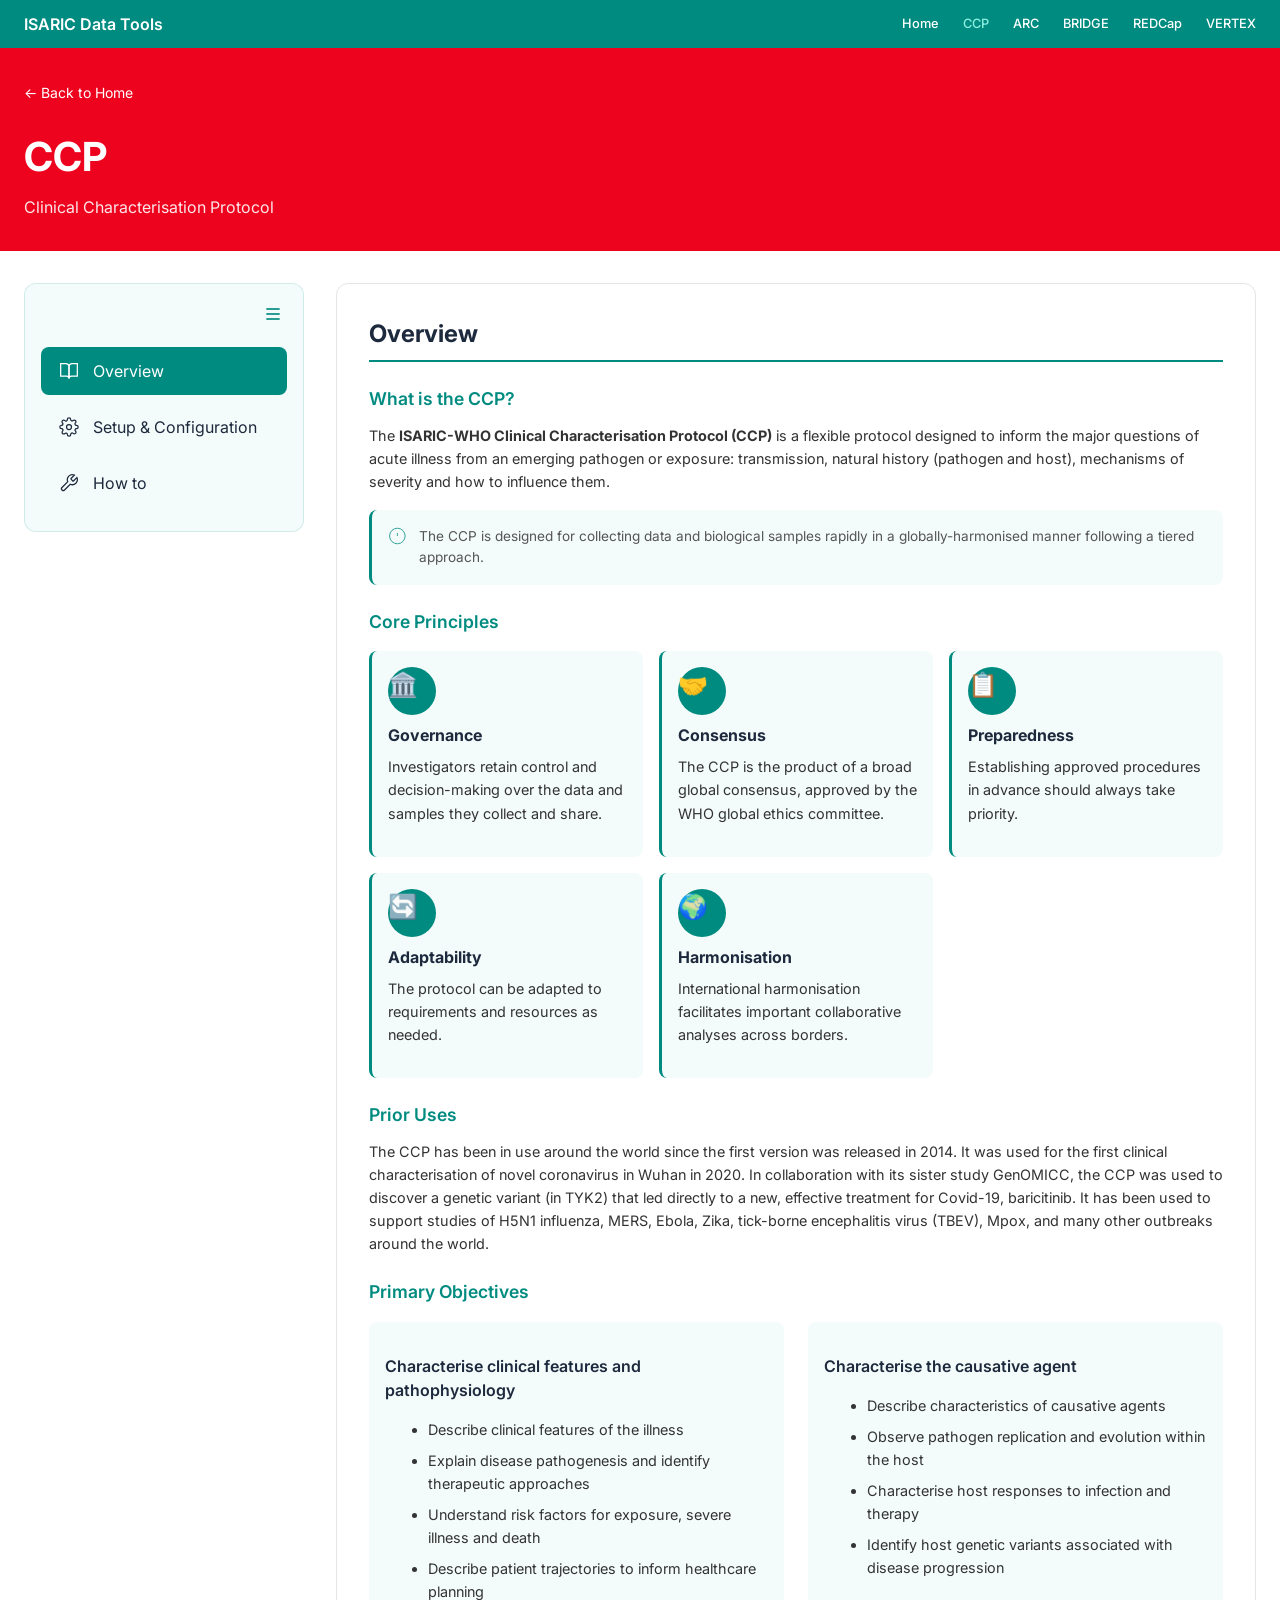
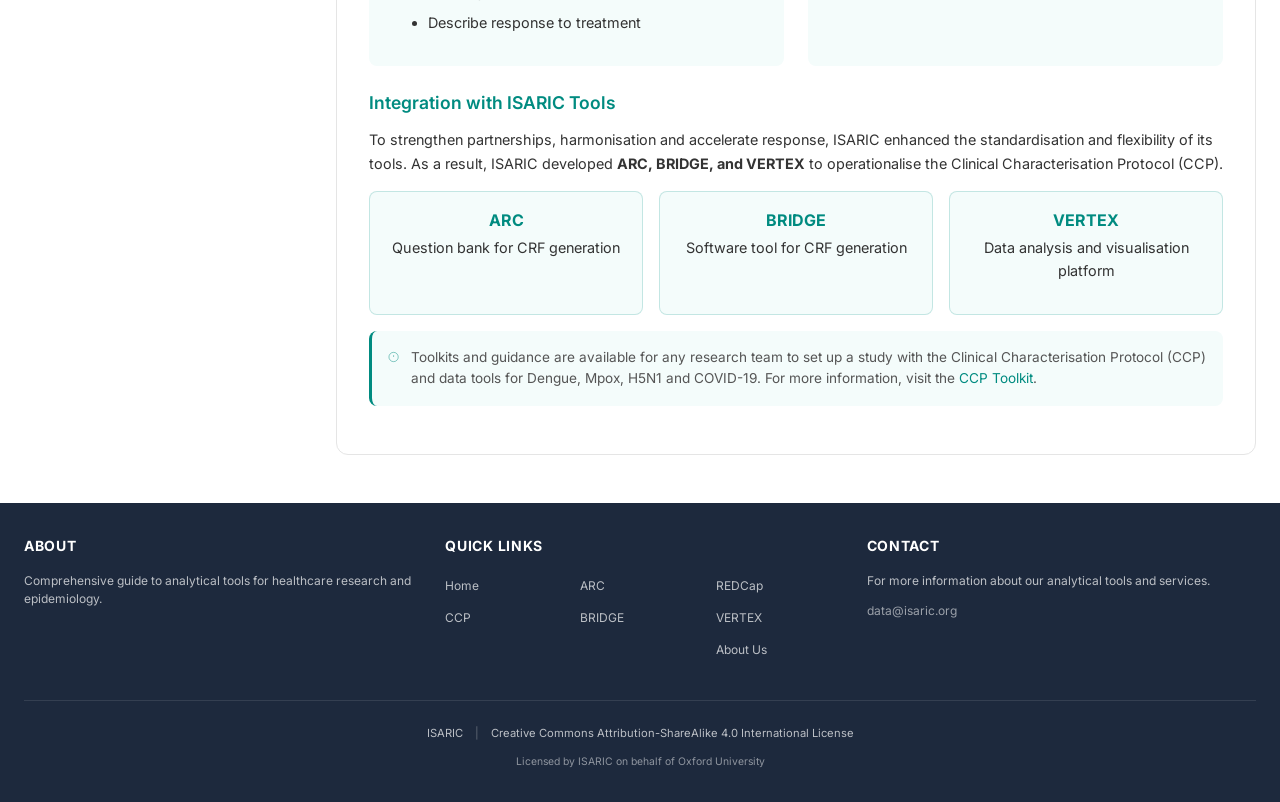
<file: pages/ccp.html>
<!DOCTYPE html>
<html lang="en">
<head>
    <meta charset="UTF-8">
    <meta name="viewport" content="width=device-width, initial-scale=1.0">
    <title>CCP | ISARIC Data Tools</title>
    <link rel="stylesheet" href="../css/style.css">
    <link rel="stylesheet" href="../css/ccp.css">
    <link rel="stylesheet" href="../css/tools-common.css">
    <link href="https://fonts.googleapis.com/css2?family=Inter:opsz,wght@14..32,400;14..32,500;14..32,600;14..32,700&display=swap" rel="stylesheet">
</head>
<body>
    <header class="header">
        <div class="container">
            <div class="header-content">
                <a href="../index.html" class="logo">ISARIC Data Tools</a>
                <nav class="nav-desktop">
                    <a href="../index.html">Home</a>
                    <a href="ccp.html" class="active">CCP</a>
                    <a href="arc.html">ARC</a>
                    <a href="bridge.html">BRIDGE</a>
                    <a href="redcap.html">REDCap</a>
                    <a href="vertex.html">VERTEX</a>
                </nav>
            </div>
        </div>
    </header>

    <!-- Hero específico do CCP -->
    <section class="ccp-hero">
        <div class="container">
            <a href="../index.html" class="back-link">
                ← Back to Home
            </a>
            <h1>CCP</h1>
            <p>Clinical Characterisation Protocol</p>
        </div>
    </section>

    <main>
        <div class="ccp-layout">
            <!-- Menu lateral -->
            <aside class="sidebar-menu" id="sidebar">
                <div class="menu-toggle">
                    <button class="toggle-btn" id="toggleSidebar">
                        <svg width="20" height="20" viewBox="0 0 24 24" fill="none" stroke="currentColor" stroke-width="2">
                            <line x1="4" y1="6" x2="20" y2="6"></line>
                            <line x1="4" y1="12" x2="20" y2="12"></line>
                            <line x1="4" y1="18" x2="20" y2="18"></line>
                        </svg>
                    </button>
                </div>
                <div class="menu-item active" data-section="overview">
                    <span class="menu-icon">
                        <svg viewBox="0 0 24 24" fill="none" stroke="currentColor">
                            <path d="M2 3h6a4 4 0 0 1 4 4v14a3 3 0 0 0-3-3H2z"></path>
                            <path d="M22 3h-6a4 4 0 0 0-4 4v14a3 3 0 0 1 3-3h7z"></path>
                        </svg>
                    </span>
                    <span>Overview</span>
                </div>
                <div class="menu-item" data-section="setup">
                    <span class="menu-icon">
                        <svg viewBox="0 0 24 24" fill="none" stroke="currentColor">
                            <circle cx="12" cy="12" r="3"></circle>
                            <path d="M19.4 15a1.65 1.65 0 0 0 .33 1.82l.06.06a2 2 0 0 1 0 2.83 2 2 0 0 1-2.83 0l-.06-.06a1.65 1.65 0 0 0-1.82-.33 1.65 1.65 0 0 0-1 1.51V21a2 2 0 0 1-2 2 2 2 0 0 1-2-2v-.09A1.65 1.65 0 0 0 9 19.4a1.65 1.65 0 0 0-1.82.33l-.06.06a2 2 0 0 1-2.83 0 2 2 0 0 1 0-2.83l.06-.06a1.65 1.65 0 0 0 .33-1.82 1.65 1.65 0 0 0-1.51-1H3a2 2 0 0 1-2-2 2 2 0 0 1 2-2h.09A1.65 1.65 0 0 0 4.6 9a1.65 1.65 0 0 0-.33-1.82l-.06-.06a2 2 0 0 1 0-2.83 2 2 0 0 1 2.83 0l.06.06a1.65 1.65 0 0 0 1.82.33H9a1.65 1.65 0 0 0 1-1.51V3a2 2 0 0 1 2-2 2 2 0 0 1 2 2v.09a1.65 1.65 0 0 0 1 1.51 1.65 1.65 0 0 0 1.82-.33l.06-.06a2 2 0 0 1 2.83 0 2 2 0 0 1 0 2.83l-.06.06a1.65 1.65 0 0 0-.33 1.82V9a1.65 1.65 0 0 0 1.51 1H21a2 2 0 0 1 2 2 2 2 0 0 1-2 2h-.09a1.65 1.65 0 0 0-1.51 1z"></path>
                        </svg>
                    </span>
                    <span>Setup & Configuration</span>
                </div>
                <div class="menu-item" data-section="howto">
                    <span class="menu-icon">
                        <svg viewBox="0 0 24 24" fill="none" stroke="currentColor">
                            <path d="M14.7 6.3a1 1 0 0 0 0 1.4l1.6 1.6a1 1 0 0 0 1.4 0l3.77-3.77a6 6 0 0 1-7.94 7.94l-6.91 6.91a2.12 2.12 0 0 1-3-3l6.91-6.91a6 6 0 0 1 7.94-7.94l-3.76 3.76z"></path>
                        </svg>
                    </span>
                    <span>How to</span>
                </div>
            </aside>

            <!-- Conteúdo principal -->
            <div class="ccp-content">
                <!-- Overview Section -->
                <div id="overview" class="content-section active">
                    <h2>Overview</h2>
                    
                    <h3>What is the CCP?</h3>
                    <p>The <strong>ISARIC-WHO Clinical Characterisation Protocol (CCP)</strong> is a flexible protocol designed to inform the major questions of acute illness from an emerging pathogen or exposure: transmission, natural history (pathogen and host), mechanisms of severity and how to influence them.</p>
                    
                    <div class="note-box">
                        <svg width="20" height="20" viewBox="0 0 24 24" fill="none" stroke="#008B80">
                            <circle cx="12" cy="12" r="10"/>
                            <line x1="12" y1="8" x2="12" y2="12"/>
                            <line x1="12" y1="16" x2="12.01" y2="16"/>
                        </svg>
                        <p>The CCP is designed for collecting data and biological samples rapidly in a globally-harmonised manner following a tiered approach.</p>
                    </div>
                    
                    <h3>Core Principles</h3>
                    <div class="principles-grid">
                        <div class="principle-card">
                            <span class="principle-icon">🏛️</span>
                            <strong>Governance</strong>
                            <p>Investigators retain control and decision-making over the data and samples they collect and share.</p>
                        </div>
                        <div class="principle-card">
                            <span class="principle-icon">🤝</span>
                            <strong>Consensus</strong>
                            <p>The CCP is the product of a broad global consensus, approved by the WHO global ethics committee.</p>
                        </div>
                        <div class="principle-card">
                            <span class="principle-icon">📋</span>
                            <strong>Preparedness</strong>
                            <p>Establishing approved procedures in advance should always take priority.</p>
                        </div>
                        <div class="principle-card">
                            <span class="principle-icon">🔄</span>
                            <strong>Adaptability</strong>
                            <p>The protocol can be adapted to requirements and resources as needed.</p>
                        </div>
                        <div class="principle-card">
                            <span class="principle-icon">🌍</span>
                            <strong>Harmonisation</strong>
                            <p>International harmonisation facilitates important collaborative analyses across borders.</p>
                        </div>
                    </div>
                    
                    <h3>Prior Uses</h3>
                    <p>The CCP has been in use around the world since the first version was released in 2014. It was used for the first clinical characterisation of novel coronavirus in Wuhan in 2020. In collaboration with its sister study GenOMICC, the CCP was used to discover a genetic variant (in TYK2) that led directly to a new, effective treatment for Covid-19, baricitinib. It has been used to support studies of H5N1 influenza, MERS, Ebola, Zika, tick-borne encephalitis virus (TBEV), Mpox, and many other outbreaks around the world.</p>
                    
                    <h3>Primary Objectives</h3>
                    <div class="objectives-grid">
                        <div class="objective-group">
                            <h4>Characterise clinical features and pathophysiology</h4>
                            <ul>
                                <li>Describe clinical features of the illness</li>
                                <li>Explain disease pathogenesis and identify therapeutic approaches</li>
                                <li>Understand risk factors for exposure, severe illness and death</li>
                                <li>Describe patient trajectories to inform healthcare planning</li>
                                <li>Describe response to treatment</li>
                            </ul>
                        </div>
                        <div class="objective-group">
                            <h4>Characterise the causative agent</h4>
                            <ul>
                                <li>Describe characteristics of causative agents</li>
                                <li>Observe pathogen replication and evolution within the host</li>
                                <li>Characterise host responses to infection and therapy</li>
                                <li>Identify host genetic variants associated with disease progression</li>
                            </ul>
                        </div>
                    </div>
                    
                    <h3>Integration with ISARIC Tools</h3>
                    <p>To strengthen partnerships, harmonisation and accelerate response, ISARIC enhanced the standardisation and flexibility of its tools. As a result, ISARIC developed <strong>ARC, BRIDGE, and VERTEX</strong> to operationalise the Clinical Characterisation Protocol (CCP).</p>
                    
                    <div class="tools-integration">
                        <div class="tool-integration">
                            <strong>ARC</strong>
                            <p>Question bank for CRF generation</p>
                        </div>
                        <div class="tool-integration">
                            <strong>BRIDGE</strong>
                            <p>Software tool for CRF generation</p>
                        </div>
                        <div class="tool-integration">
                            <strong>VERTEX</strong>
                            <p>Data analysis and visualisation platform</p>
                        </div>
                    </div>
                    
                    <div class="note-box">
                        <svg width="20" height="20" viewBox="0 0 24 24" fill="none" stroke="#008B80">
                            <circle cx="12" cy="12" r="10"/>
                            <line x1="12" y1="8" x2="12" y2="12"/>
                            <line x1="12" y1="16" x2="12.01" y2="16"/>
                        </svg>
                        <p>Toolkits and guidance are available for any research team to set up a study with the Clinical Characterisation Protocol (CCP) and data tools for Dengue, Mpox, H5N1 and COVID-19. For more information, visit the <a href="https://isaricresearch.github.io/CCP/CCP_toolkit" target="_blank">CCP Toolkit</a>.</p>
                    </div>
                </div>

                <!-- Setup & Configuration Section -->
                <div id="setup" class="content-section">
                    <h2>Setup & Configuration</h2>
                    
                    <h3>Tiered Recruitment Approach</h3>
                    <p>The CCP uses a tiered approach to allow for resource-appropriate implementation. Settings vary in terms of clinical infrastructure, resources and capacity.</p>
                    
                    <div class="figure-placeholder">
                        <div class="image-placeholder">
                            <img src="../assets/images/ccp_tiered.png" alt="CCP Tiered Recruitment Approach">
                            <p>Availability of local resources over time</p>
                        </div>
                    </div>
                    
                    <div class="tiers-grid">
                        <div class="tier-card">
                            <div class="tier-number">Tier 0</div>
                            <h4>Data Collection Only</h4>
                            <p>Routine clinical and laboratory data may be collected. No biological samples obtained for research purposes. Minimum essential clinical data set summarising illness episode and outcome.</p>
                            <span class="tier-consent">No consent required</span>
                        </div>
                        <div class="tier-card">
                            <div class="tier-number">Tier 1</div>
                            <h4>Simple & Stable Samples</h4>
                            <p>Individual informed consent required. Simple, stable samples that do not require laboratory processing at the recruiting site will be obtained. Includes host DNA/RNA, dried blood spots, and cell samples in preservative.</p>
                            <span class="tier-consent">Consent required</span>
                        </div>
                        <div class="tier-card">
                            <div class="tier-number">Tier 2</div>
                            <h4>Local Laboratory Required</h4>
                            <p>Individual informed consent required. Samples requiring laboratory processing at the recruiting site will be obtained. Includes blood plasma and serum, and pathogen samples obtained specifically for research.</p>
                            <span class="tier-consent">Consent required</span>
                        </div>
                        <div class="tier-card">
                            <div class="tier-number">Tier 3</div>
                            <h4>Specialist Laboratory Required</h4>
                            <p>Individual informed consent required. Samples requiring specialist laboratory facilities at the recruiting site will be obtained. Includes specialist research immunology assays and pharmacokinetics studies.</p>
                            <span class="tier-consent">Consent required</span>
                        </div>
                    </div>
                    
                    <h3>Implementing the CCP</h3>
                    <p>The CCP enables a structured approach to studying emerging health threats. To start implementing the CCP:</p>
                    
                    <div class="steps-list">
                        <div class="step-item">
                            <div class="step-number">1</div>
                            <div>
                                <strong>Download the protocol</strong>
                                <p>Read the latest version of the <a href="https://isaric.org/resources/clinical-characterisation-protocol/" target="_blank">ISARIC Global Clinical Characterisation Protocol</a></p>
                            </div>
                        </div>
                        <div class="step-item">
                            <div class="step-number">2</div>
                            <div>
                                <strong>Appoint a Principal Investigator</strong>
                                <p>Oversee the study and ensure protocol adherence</p>
                            </div>
                        </div>
                        <div class="step-item">
                            <div class="step-number">3</div>
                            <div>
                                <strong>Align with health facility strategy</strong>
                                <p>Ensure the study aligns with the health facility's response strategy</p>
                            </div>
                        </div>
                        <div class="step-item">
                            <div class="step-number">4</div>
                            <div>
                                <strong>Secure approvals</strong>
                                <p>Obtain ethical approval and necessary funding</p>
                            </div>
                        </div>
                        <div class="step-item">
                            <div class="step-number">5</div>
                            <div>
                                <strong>Acknowledge ISARIC</strong>
                                <p>Inform ISARIC if the protocol is used</p>
                            </div>
                        </div>
                    </div>
                    
                    <h3>Inclusion Criteria</h3>
                    <p>This study will enrol eligible patients who meet the criteria below:</p>
                    <ul>
                        <li><strong>CONFIRMED INFECTION</strong> - Confirmed infection with an emerging or high-consequence pathogen</li>
                        <li><strong>SUSPECTED INFECTION</strong> - Suspected infection with an emerging or high-consequence pathogen</li>
                        <li><strong>CONFIRMED EXPOSURE</strong> - Confirmed exposure to a pathogen, toxin, chemical or other exposure of public health interest</li>
                        <li><strong>SUSPECTED EXPOSURE</strong> - Suspected exposure to a pathogen, toxin, chemical or other exposure of public health interest</li>
                    </ul>
                    
                    <div class="note-box">
                        <svg width="20" height="20" viewBox="0 0 24 24" fill="none" stroke="#008B80">
                            <circle cx="12" cy="12" r="10"/>
                            <line x1="12" y1="8" x2="12" y2="12"/>
                            <line x1="12" y1="16" x2="12.01" y2="16"/>
                        </svg>
                        <p>The protocol has no end date and can be activated upon presentation of an eligible participant or the occurrence of an event of public health interest.</p>
                    </div>
                </div>

                <!-- How To Section -->
                <div id="howto" class="content-section">
                    <h2>How to</h2>
                    
                    <h3>Use Case Report Forms (CRFs)</h3>
                    <p>CRFs are standardized documents used to systematically collect data from clinical trials and observational studies. CRFs ensure the accurate capture of key information required for protocol adherence.</p>
                    
                    <p>ISARIC has approved a variety of Clinical Report Forms (CRFs) for different diseases, studies, and scoring systems. This guide demonstrates how to effectively use the ISARIC-approved CRFs. For detailed instructions on customizing your CRF, see the <strong>Getting Started with BRIDGE</strong> tutorial.</p>
                    
                    <h3>Direct Links to Generate CRFs</h3>
                    <p>Direct links take you directly to the BRIDGE web application with the relevant template selected. All you need to do is click the "Generate" button.</p>
                    
                    <div class="crf-links-grid">
                        <a href="https://bridge.isaric.org/main/?param=ARChetype%20Disease%20CRF_Mpox" target="_blank" class="crf-link">
                            <svg width="24" height="24" viewBox="0 0 24 24" fill="none" stroke="currentColor">
                                <circle cx="12" cy="12" r="10"/>
                                <path d="M12 8v8M8 12h8"/>
                            </svg>
                            <span>Mpox</span>
                        </a>
                        <a href="https://bridge.isaric.org/main/?param=ARChetype%20Disease%20CRF_Dengue" target="_blank" class="crf-link">
                            <svg width="24" height="24" viewBox="0 0 24 24" fill="none" stroke="currentColor">
                                <circle cx="12" cy="12" r="10"/>
                                <path d="M12 8v8M8 12h8"/>
                            </svg>
                            <span>Dengue</span>
                        </a>
                        <a href="https://bridge.isaric.org/main/?param=ARChetype%20Disease%20CRF_H5Nx" target="_blank" class="crf-link">
                            <svg width="24" height="24" viewBox="0 0 24 24" fill="none" stroke="currentColor">
                                <circle cx="12" cy="12" r="10"/>
                                <path d="M12 8v8M8 12h8"/>
                            </svg>
                            <span>H5Nx</span>
                        </a>
                        <a href="https://bridge.isaric.org/main/?param=ARChetype%20Disease%20CRF_Covid" target="_blank" class="crf-link">
                            <svg width="24" height="24" viewBox="0 0 24 24" fill="none" stroke="currentColor">
                                <circle cx="12" cy="12" r="10"/>
                                <path d="M12 8v8M8 12h8"/>
                            </svg>
                            <span>COVID-19</span>
                        </a>
                        <a href="https://bridge.isaric.org/main/?param=ARChetype%20Syndromic%20CRF_ARI" target="_blank" class="crf-link">
                            <svg width="24" height="24" viewBox="0 0 24 24" fill="none" stroke="currentColor">
                                <circle cx="12" cy="12" r="10"/>
                                <path d="M12 8v8M8 12h8"/>
                            </svg>
                            <span>ARI</span>
                        </a>
                    </div>
                    
                    <div class="video-placeholder">
                        <div class="video-container">
                            <video width="100%" controls>
                                <source src="../assets/video/crf_from_link.mp4" type="video/mp4">
                                Your browser does not support the video tag.
                            </video>
                            <p>Video: Generating a CRF from a direct link</p>
                        </div>
                    </div>
                    
                    <h3>Using Templates</h3>
                    <p>Templates are pre-selected groups of questions. Users can click on the Templates tab in BRIDGE and select those they want to include in the CRF.</p>
                    
                    <p>ISARIC templates allow users to start the CRF creation process based on a set of pre-selected questions that ISARIC has curated for a particular disease or score.</p>
                    
                    <ul>
                        <li><strong>Disease templates</strong> - Generated by the ISARIC network, ensuring questions are adequate and sufficient to answer pertinent research questions</li>
                        <li><strong>Score templates</strong> - Subsets of questions necessary to compute commonly used clinical scores (e.g., Charlson Comorbidity Index, SOFA)</li>
                    </ul>
                    
                    <p>If multiple templates are selected, the obtained CRF is the union of the questions from all the selected templates.</p>
                    
                    <div class="note-box">
                        <svg width="20" height="20" viewBox="0 0 24 24" fill="none" stroke="#008B80">
                            <circle cx="12" cy="12" r="10"/>
                            <line x1="12" y1="8" x2="12" y2="12"/>
                            <line x1="12" y1="16" x2="12.01" y2="16"/>
                        </svg>
                        <p>For more information about the ISARIC CRF creation process or to request specific templates, please write to <a href="mailto:data@isaric.org">data@isaric.org</a>.</p>
                    </div>
                    
                    <h3>Additional Resources</h3>
                    <div class="links-icons">
                        <a href="https://isaric.org/resources/clinical-characterisation-protocol/" target="_blank" class="icon-link">
                            <svg width="20" height="20" viewBox="0 0 24 24" fill="none" stroke="currentColor">
                                <path d="M4 4h16v16H4z"/>
                                <polyline points="4 9 12 13 20 9"/>
                                <line x1="12" y1="13" x2="12" y2="22"/>
                            </svg>
                            <span>CCP Protocol</span>
                        </a>
                        <a href="https://isaric.org/resources/data/case-report-forms/" target="_blank" class="icon-link">
                            <svg width="20" height="20" viewBox="0 0 24 24" fill="none" stroke="currentColor">
                                <rect x="3" y="4" width="18" height="18" rx="2" ry="2"/>
                                <line x1="16" y1="2" x2="16" y2="6"/>
                                <line x1="8" y1="2" x2="8" y2="6"/>
                                <line x1="3" y1="10" x2="21" y2="10"/>
                            </svg>
                            <span>CRF Documentation</span>
                        </a>
                        <a href="https://isaricresearch.github.io/CCP/CCP_toolkit" target="_blank" class="icon-link">
                            <svg width="20" height="20" viewBox="0 0 24 24" fill="none" stroke="currentColor">
                                <path d="M14.7 6.3a1 1 0 0 0 0 1.4l1.6 1.6a1 1 0 0 0 1.4 0l3.77-3.77a6 6 0 0 1-7.94 7.94l-6.91 6.91a2.12 2.12 0 0 1-3-3l6.91-6.91a6 6 0 0 1 7.94-7.94l-3.76 3.76z"/>
                            </svg>
                            <span>CCP Toolkit</span>
                        </a>
                    </div>
                </div>
            </div>
        </div>
    </main>

    <footer class="main-footer">
        <div class="container">
            <div class="footer-columns">
                <div class="footer-column">
                    <h4>About</h4>
                    <p>Comprehensive guide to analytical tools for healthcare research and epidemiology.</p>
                </div>
                <div class="footer-column">
                    <h4>Quick Links</h4>
                    <div class="quick-links-grid">
                        <div class="quick-links-col">
                            <ul>
                                <li><a href="../index.html">Home</a></li>
                                <li><a href="ccp.html">CCP</a></li>
                            </ul>
                        </div>
                        <div class="quick-links-col">
                            <ul>
                                <li><a href="arc.html">ARC</a></li>
                                <li><a href="bridge.html">BRIDGE</a></li>
                            </ul>
                        </div>
                        <div class="quick-links-col">
                            <ul>
                                <li><a href="redcap.html">REDCap</a></li>
                                <li><a href="vertex.html">VERTEX</a></li>
                                <li><a href="#">About Us</a></li>
                            </ul>
                        </div>
                    </div>
                </div>
                <div class="footer-column">
                    <h4>Contact</h4>
                    <p>For more information about our analytical tools and services.</p>
                    <p class="contact-email">
                        <a href="mailto:data@isaric.org">data@isaric.org</a>
                    </p>
                </div>
            </div>
            <div class="footer-bottom">
                <div class="footer-links">
                    <a href="https://isaric.org" target="_blank">ISARIC</a>
                    <span class="separator">|</span>
                    <a href="https://creativecommons.org/licenses/by-sa/4.0/" target="_blank">
                        Creative Commons Attribution-ShareAlike 4.0 International License
                    </a>
                </div>
                <p class="footer-copyright">Licensed by ISARIC on behalf of Oxford University</p>
            </div>
        </div>
    </footer>

    <script src="../js/tools-common.js"></script>
</body>
</html>
</file>
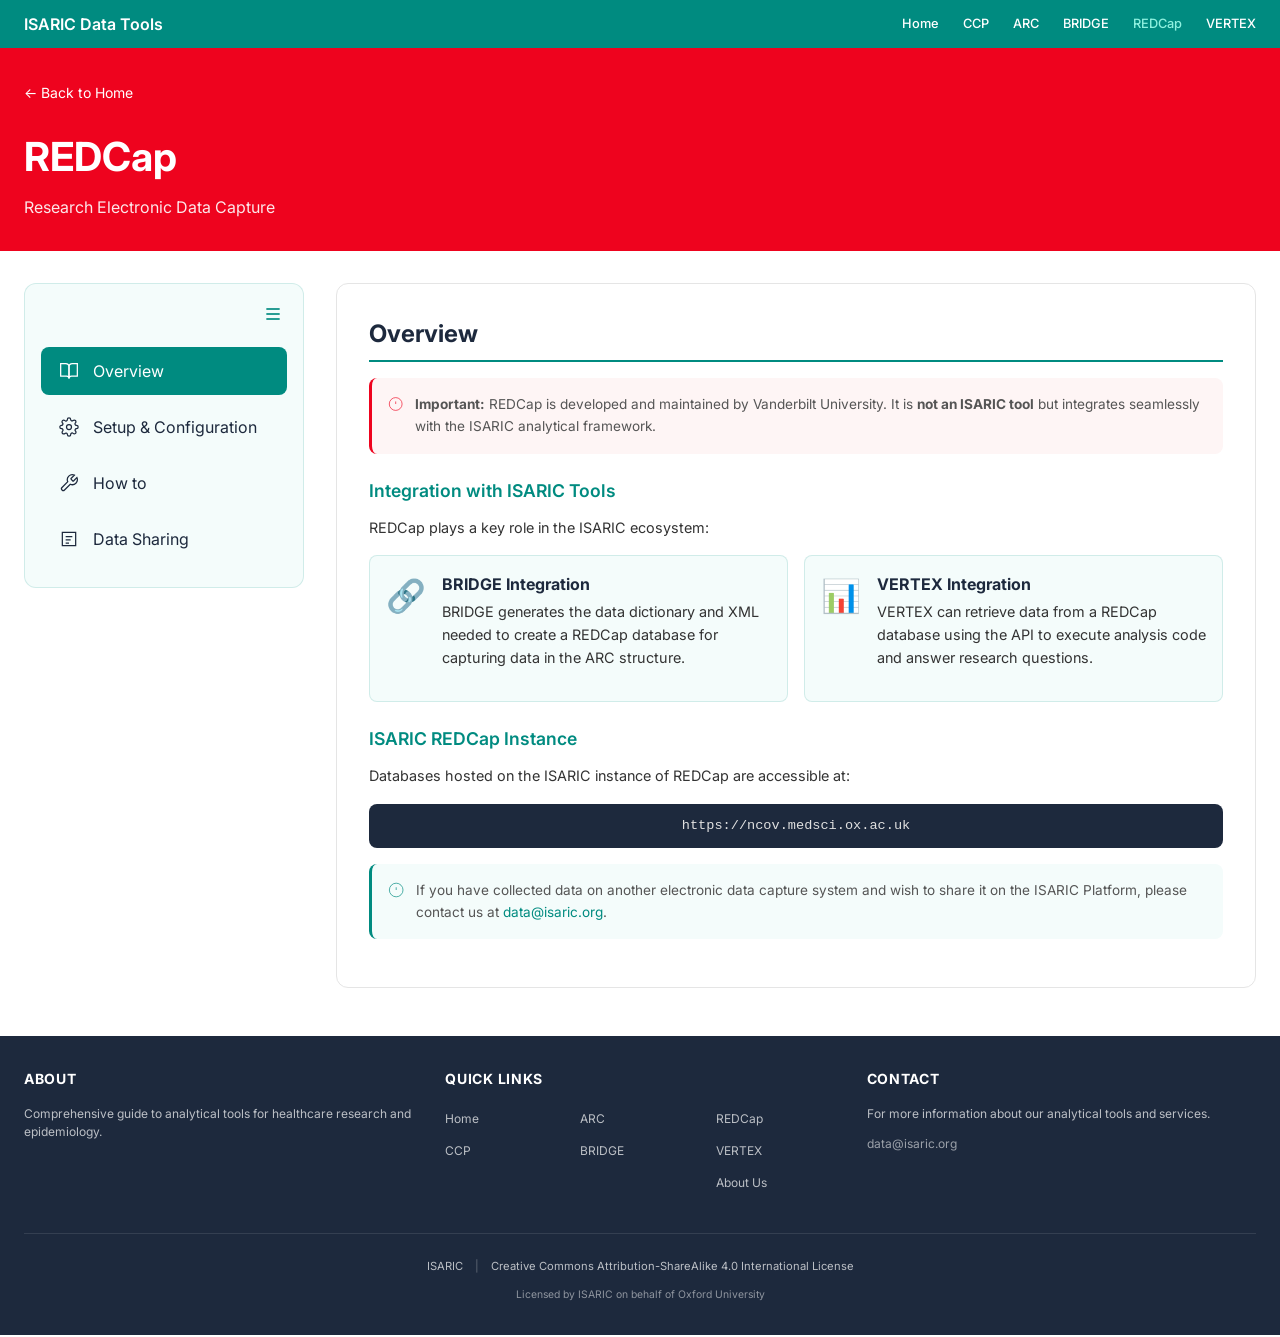
<file: pages/redcap.html>
<!DOCTYPE html>
<html lang="en">
<head>
    <meta charset="UTF-8">
    <meta name="viewport" content="width=device-width, initial-scale=1.0">
    <title>REDCap | ISARIC Data Tools</title>
    <link rel="stylesheet" href="../css/style.css">
    <link rel="stylesheet" href="../css/redcap.css">
    <link rel="stylesheet" href="../css/tools-common.css">
    <link href="https://fonts.googleapis.com/css2?family=Inter:opsz,wght@14..32,400;14..32,500;14..32,600;14..32,700&display=swap" rel="stylesheet">
</head>
<body>
    <header class="header">
        <div class="container">
            <div class="header-content">
                <a href="../index.html" class="logo">ISARIC Data Tools</a>
                <nav class="nav-desktop">
                    <a href="../index.html">Home</a>
                    <a href="ccp.html">CCP</a>
                    <a href="arc.html">ARC</a>
                    <a href="bridge.html">BRIDGE</a>
                    <a href="redcap.html" class="active">REDCap</a>
                    <a href="vertex.html">VERTEX</a>
                </nav>
            </div>
        </div>
    </header>

    <!-- Hero específico do REDCap -->
    <section class="redcap-hero">
        <div class="container">
            <a href="../index.html" class="back-link">
                ← Back to Home
            </a>
            <h1>REDCap</h1>
            <p>Research Electronic Data Capture</p>
        </div>
    </section>

    <main>
        <div class="redcap-layout">
            <!-- Menu lateral -->
            <aside class="sidebar-menu" id="sidebar">
                <div class="menu-toggle">
                    <button class="toggle-btn" id="toggleSidebar">
                        <svg width="20" height="20" viewBox="0 0 24 24" fill="none" stroke="currentColor" stroke-width="2">
                            <line x1="4" y1="6" x2="20" y2="6"></line>
                            <line x1="4" y1="12" x2="20" y2="12"></line>
                            <line x1="4" y1="18" x2="20" y2="18"></line>
                        </svg>
                    </button>
                </div>
                <div class="menu-item active" data-section="overview">
                    <span class="menu-icon">
                        <svg viewBox="0 0 24 24" fill="none" stroke="currentColor">
                            <path d="M2 3h6a4 4 0 0 1 4 4v14a3 3 0 0 0-3-3H2z"></path>
                            <path d="M22 3h-6a4 4 0 0 0-4 4v14a3 3 0 0 1 3-3h7z"></path>
                        </svg>
                    </span>
                    <span>Overview</span>
                </div>
                <div class="menu-item" data-section="setup">
                    <span class="menu-icon">
                        <svg viewBox="0 0 24 24" fill="none" stroke="currentColor">
                            <circle cx="12" cy="12" r="3"></circle>
                            <path d="M19.4 15a1.65 1.65 0 0 0 .33 1.82l.06.06a2 2 0 0 1 0 2.83 2 2 0 0 1-2.83 0l-.06-.06a1.65 1.65 0 0 0-1.82-.33 1.65 1.65 0 0 0-1 1.51V21a2 2 0 0 1-2 2 2 2 0 0 1-2-2v-.09A1.65 1.65 0 0 0 9 19.4a1.65 1.65 0 0 0-1.82.33l-.06.06a2 2 0 0 1-2.83 0 2 2 0 0 1 0-2.83l.06-.06a1.65 1.65 0 0 0 .33-1.82 1.65 1.65 0 0 0-1.51-1H3a2 2 0 0 1-2-2 2 2 0 0 1 2-2h.09A1.65 1.65 0 0 0 4.6 9a1.65 1.65 0 0 0-.33-1.82l-.06-.06a2 2 0 0 1 0-2.83 2 2 0 0 1 2.83 0l.06.06a1.65 1.65 0 0 0 1.82.33H9a1.65 1.65 0 0 0 1-1.51V3a2 2 0 0 1 2-2 2 2 0 0 1 2 2v.09a1.65 1.65 0 0 0 1 1.51 1.65 1.65 0 0 0 1.82-.33l.06-.06a2 2 0 0 1 2.83 0 2 2 0 0 1 0 2.83l-.06.06a1.65 1.65 0 0 0-.33 1.82V9a1.65 1.65 0 0 0 1.51 1H21a2 2 0 0 1 2 2 2 2 0 0 1-2 2h-.09a1.65 1.65 0 0 0-1.51 1z"></path>
                        </svg>
                    </span>
                    <span>Setup & Configuration</span>
                </div>
                <div class="menu-item" data-section="howto">
                    <span class="menu-icon">
                        <svg viewBox="0 0 24 24" fill="none" stroke="currentColor">
                            <path d="M14.7 6.3a1 1 0 0 0 0 1.4l1.6 1.6a1 1 0 0 0 1.4 0l3.77-3.77a6 6 0 0 1-7.94 7.94l-6.91 6.91a2.12 2.12 0 0 1-3-3l6.91-6.91a6 6 0 0 1 7.94-7.94l-3.76 3.76z"></path>
                        </svg>
                    </span>
                    <span>How to</span>
                </div>
                <div class="menu-item" data-section="datasharing">
                    <span class="menu-icon">
                        <svg viewBox="0 0 24 24" fill="none" stroke="currentColor">
                            <path d="M4 4v16h16V4H4z"></path>
                            <path d="M8 9h8M8 13h6M8 17h4"></path>
                        </svg>
                    </span>
                    <span>Data Sharing</span>
                </div>
            </aside>

            <!-- Conteúdo principal -->
            <div class="redcap-content">
                <!-- Overview Section -->
                <div id="overview" class="content-section active">
                    <h2>Overview</h2>
                    
                    <div class="note-box warning">
                        <svg width="20" height="20" viewBox="0 0 24 24" fill="none" stroke="#EE031E">
                            <circle cx="12" cy="12" r="10"/>
                            <line x1="12" y1="8" x2="12" y2="12"/>
                            <line x1="12" y1="16" x2="12.01" y2="16"/>
                        </svg>
                        <p><strong>Important:</strong> REDCap is developed and maintained by Vanderbilt University. It is <strong>not an ISARIC tool</strong> but integrates seamlessly with the ISARIC analytical framework.</p>
                    </div>
                    
                    <h3>Integration with ISARIC Tools</h3>
                    <p>REDCap plays a key role in the ISARIC ecosystem:</p>
                    
                    <div class="integration-grid">
                        <div class="integration-card">
                            <div class="integration-icon">🔗</div>
                            <div>
                                <strong>BRIDGE Integration</strong>
                                <p>BRIDGE generates the data dictionary and XML needed to create a REDCap database for capturing data in the ARC structure.</p>
                            </div>
                        </div>
                        <div class="integration-card">
                            <div class="integration-icon">📊</div>
                            <div>
                                <strong>VERTEX Integration</strong>
                                <p>VERTEX can retrieve data from a REDCap database using the API to execute analysis code and answer research questions.</p>
                            </div>
                        </div>
                    </div>
                    
                    <h3>ISARIC REDCap Instance</h3>
                    <p>Databases hosted on the ISARIC instance of REDCap are accessible at:</p>
                    <div class="url-box">
                        <code>https://ncov.medsci.ox.ac.uk</code>
                    </div>
                    
                    <div class="note-box">
                        <svg width="20" height="20" viewBox="0 0 24 24" fill="none" stroke="#008B80">
                            <circle cx="12" cy="12" r="10"/>
                            <line x1="12" y1="8" x2="12" y2="12"/>
                            <line x1="12" y1="16" x2="12.01" y2="16"/>
                        </svg>
                        <p>If you have collected data on another electronic data capture system and wish to share it on the ISARIC Platform, please contact us at <a href="mailto:data@isaric.org">data@isaric.org</a>.</p>
                    </div>
                </div>

                <!-- Setup & Configuration Section -->
                <div id="setup" class="content-section">
                    <h2>Setup & Configuration</h2>
                    
                    <h3>Scope</h3>
                    <p>This guide applies to databases hosted on the ISARIC instance of REDCap.</p>
                    
                    <h3>Purpose</h3>
                    <p>The purpose of this guide is to ensure:</p>
                    <ul>
                        <li>that the database is accessed only by delegated study staff</li>
                        <li>that study staff are familiar with the functioning of the study database</li>
                        <li>that data in the database is secure</li>
                    </ul>
                    
                    <h3>Responsibility</h3>
                    <p>The principal investigator is responsible to determine who has access to the study database. Study staff are responsible for protecting their access credentials, entering data to the database, and ensuring the accuracy of the data entered.</p>
                    
                    <h3>Request for Access to a Database</h3>
                    
                    <h4>Approval</h4>
                    <p>Access to a REDCap database must be approved by the Site Principal Investigator (PI) or an individual delegated by the PI.</p>
                    
                    <h4>Individual Account</h4>
                    <p>Access is granted to individual staff members. Accounts cannot be shared, and passwords must be kept secure.</p>
                    
                    <h4>Request</h4>
                    <p>To request access to a REDCap database, an email must be sent by the site PI or their delegate to the Central Coordinating Office (CCO) at <a href="mailto:data@isaric.org">data@isaric.org</a>.</p>
                    <p>The request must include:</p>
                    <ul>
                        <li>The name of the database</li>
                        <li>The first and last name of the individual</li>
                        <li>Their email address</li>
                        <li>Their data entry role</li>
                        <li>The name of the site the individual should be assigned, if relevant</li>
                    </ul>
                    
                    <h4>Credentials</h4>
                    <p>Once access is granted, the new user will receive:</p>
                    <ul>
                        <li>An automatic email from REDCap containing a username, a temporary password, and the link to access the database</li>
                        <li>An email from the CCO including their site code</li>
                    </ul>
                    <p>Upon first login, users will be prompted to set a new, secure password.</p>
                    
                    <h3>Logging into ISARIC REDCap</h3>
                    <p>Go to <code>https://ncov.medsci.ox.ac.uk</code> - the link will be in the email you are sent.</p>
                    
                    <div class="figure-placeholder">
                        <div class="image-placeholder">
                            <img src="../assets/images/logging.jpg" alt="REDCap Login Screen">
                            <p>REDCap Login Page</p>
                        </div>
                    </div>
                    
                    <h3>Accessing Your Project</h3>
                    <div class="figure-placeholder">
                        <div class="image-placeholder">
                            <img src="../assets/images/access.jpg" alt="REDCap Project Access">
                            <p>REDCap Project Access</p>
                        </div>
                    </div>
                    
                    <h3>REDCap Side Bar</h3>
                    <div class="figure-placeholder">
                        <div class="image-placeholder">
                            <img src="../assets/images/side_bar.jpg" alt="REDCap Side Bar">
                            <p>REDCap Side Bar</p>
                        </div>
                    </div>
                    
                    <h3>Viewing the Record Status Dashboard</h3>
                    <ul>
                        <li>Displays all the records of your site</li>
                        <li>Shows the instruments (forms) and the events (time points) to which they have been assigned in a longitudinal study</li>
                        <li>Gives an overview of the progress of all your participants</li>
                    </ul>
                    
                    <div class="figure-placeholder">
                        <div class="image-placeholder">
                            <img src="../assets/images/viewing_dashboards.jpg" alt="Record Status Dashboard">
                            <p>REDCap Record Status Dashboard</p>
                        </div>
                    </div>
                </div>

                <!-- How To Section - Data Entry -->
                <div id="howto" class="content-section">
                    <h2>How to - Data Entry</h2>
                    
                    <h3>Adding a New Record (Participant)</h3>
                    <div class="figure-placeholder">
                        <div class="image-placeholder">
                            <img src="../assets/images/adding_newrecord_1.jpg" alt="Add New Record Step 1">
                            <p>REDCap - Click Add New Record</p>
                        </div>
                    </div>
                    
                    <h4>Incrementing the PIN</h4>
                    <div class="figures-row">
                        <div class="figure-placeholder half">
                            <div class="image-placeholder">
                                <img src="../assets/images/adding_newrecord_2.jpg" alt="PIN Step 1">
                                <p>REDCap - PIN Step 1</p>
                            </div>
                        </div>
                        <div class="figure-placeholder half">
                            <div class="image-placeholder">
                                <img src="../assets/images/adding_newrecord_3.jpg" alt="PIN Step 2">
                                <p>REDCap - PIN Step 2</p>
                            </div>
                        </div>
                    </div>
                    
                    <h3>Entering Data – Radio Button</h3>
                    <div class="figure-placeholder">
                        <div class="image-placeholder">
                            <img src="../assets/images/enter_radio.jpg" alt="Radio Button Entry">
                            <p>REDCap - Select one option from radio buttons</p>
                        </div>
                    </div>
                    
                    <h3>Entering Data – Checkbox</h3>
                    <div class="figure-placeholder">
                        <div class="image-placeholder">
                            <img src="../assets/images/enter_checkbox.jpg" alt="Checkbox Entry">
                            <p>REDCap - Select multiple options from checkboxes</p>
                        </div>
                    </div>
                    
                    <h3>Entering Data – Dropdown Fields</h3>
                    <div class="figure-placeholder">
                        <div class="image-placeholder">
                            <img src="../assets/images/enter_dropdown.jpg" alt="Dropdown Entry">
                            <p>REDCap - Select from dropdown menu</p>
                        </div>
                    </div>
                    
                    <h3>Entering Data – Missing Codes</h3>
                    <p>Fields that have a blank/missing value may be marked with a custom 'Missing Data Code' to note why the value is blank. These missing codes may be used to aid in data analysis by specifying why a field lacks a value.</p>
                    
                    <div class="figure-placeholder">
                        <div class="image-placeholder">
                            <img src="../assets/images/enter_missing.jpg" alt="Missing Codes">
                            <p>REDCap - Mark missing data with codes</p>
                        </div>
                    </div>
                    
                    <h3>Saving a Form</h3>
                    <div class="figures-row">
                        <div class="figure-placeholder half">
                            <div class="image-placeholder">
                                <img src="../assets/images/saving_form.jpg" alt="Save Form">
                                <p>REDCap - Save Form</p>
                            </div>
                        </div>
                        <div class="figure-placeholder half">
                            <div class="image-placeholder">
                                <img src="../assets/images/saving_form_2.jpg" alt="Save Options">
                                <p>REDCap - Save options</p>
                            </div>
                        </div>
                    </div>
                    
                    <h3>Viewing a Participant Record Home Page</h3>
                    <div class="figure-placeholder">
                        <div class="image-placeholder">
                            <img src="../assets/images/view_participant_home.jpg" alt="Participant Home">
                            <p>REDCap - Participant record overview</p>
                        </div>
                    </div>
                    
                    <h3>Data Entry – Results Out of Range</h3>
                    <p>Some questions have a validation rule for data quality (e.g. value out of a specific range).</p>
                    
                    <div class="figure-placeholder">
                        <div class="image-placeholder">
                            <img src="../assets/images/out_range.jpg" alt="Out of Range Validation">
                            <p>REDCap - Validation warning for out of range values</p>
                        </div>
                    </div>
                    
                    <h3>Data Entry – Adding Repeating Events</h3>
                    <p>The Daily form is a repeating event: the form can be repeated as many times as needed, e.g., for first day of hospitalisation, second day of hospitalisation, etc.</p>
                    
                    <div class="figure-placeholder">
                        <div class="image-placeholder">
                            <img src="../assets/images/repeating_events.jpg" alt="Repeating Events">
                            <p>REDCap - Add repeating event</p>
                        </div>
                    </div>
                    
                    <h3>Data Entry – Navigating Repeating Events</h3>
                    <div class="figure-placeholder">
                        <div class="image-placeholder">
                            <img src="../assets/images/nav_repeating_events.jpg" alt="Navigate Repeating Events">
                            <p>REDCap - Navigate between event instances</p>
                        </div>
                    </div>
                    
                    <h3>Data Entry – Adding Repeating Instruments</h3>
                    <p>The Medication form is a repeating instrument: the form can be repeated as many times as needed, e.g., for each medication taken to treat the pathogen.</p>
                    
                    <div class="figure-placeholder">
                        <div class="image-placeholder">
                            <img src="../assets/images/repeating_instruments.jpg" alt="Repeating Instruments">
                            <p>REDCap - Add repeating instrument</p>
                        </div>
                    </div>
                    
                    <h3>Data Entry – Navigating Repeating Instruments</h3>
                    
                    <h4>From a Medication Form</h4>
                    <div class="figure-placeholder">
                        <div class="image-placeholder">
                            <img src="../assets/images/nav_repeating_instruments.jpg" alt="Navigate from Form">
                            <p>REDCap - Navigate from Form</p>
                        </div>
                    </div>
                    
                    <h4>From the Participant's Record Home Page</h4>
                    <div class="figure-placeholder">
                        <div class="image-placeholder">
                            <img src="../assets/images/nav_repeating_instruments_2.jpg" alt="Navigate from Home">
                            <p>REDCap - Navigate from Home</p>
                        </div>
                    </div>
                    
                    <h3>Deleting Data – Forms</h3>
                    <div class="figure-placeholder">
                        <div class="image-placeholder">
                            <img src="../assets/images/deleting_forms.jpg" alt="Delete Forms">
                            <p>REDCap - Delete Forms</p>
                        </div>
                    </div>
                    
                    <h3>Deleting Data – Events</h3>
                    <div class="figure-placeholder">
                        <div class="image-placeholder">
                            <img src="../assets/images/deleting_events.jpg" alt="Delete Events">
                            <p>REDCap - Delete Events</p>
                        </div>
                    </div>
                    
                    <h3>Deleting Data – Entire Record (Participant)</h3>
                    <div class="figure-placeholder">
                        <div class="image-placeholder">
                            <img src="../assets/images/deleting_record.jpg" alt="Delete Record">
                            <p>REDCap - Delete Record</p>
                        </div>
                    </div>
                    
                    <h3>Navigating Between Several Sites (DAGs)</h3>
                    <p>Some users may enter data for several sites and are assigned to several DAGs (Data Access Groups).</p>
                    
                    <div class="figure-placeholder">
                        <div class="image-placeholder">
                            <img src="../assets/images/nav_dags.jpg" alt="Navigate DAGs">
                            <p>REDCap - Switch between Data Access Groups</p>
                        </div>
                    </div>
                    
                    <h3>Data Security – Logging Out</h3>
                    <div class="figure-placeholder">
                        <div class="image-placeholder">
                            <img src="../assets/images/logging_out.jpg" alt="Logout">
                            <p>REDCap - Always log out when finished</p>
                        </div>
                    </div>
                    
                    <h3>Help and Additional Resources</h3>
                    <div class="figure-placeholder">
                        <div class="image-placeholder">
                            <img src="../assets/images/help.jpg" alt="Help Resources">
                            <p>REDCap - Access help documentation</p>
                        </div>
                    </div>
                </div>

                <!-- Data Sharing Section -->
                <div id="datasharing" class="content-section">
                    <h2>Data Sharing Guidance</h2>
                    
                    <div class="note-box">
                        <svg width="20" height="20" viewBox="0 0 24 24" fill="none" stroke="#008B80">
                            <circle cx="12" cy="12" r="10"/>
                            <line x1="12" y1="8" x2="12" y2="12"/>
                            <line x1="12" y1="16" x2="12.01" y2="16"/>
                        </svg>
                        <p>If you have collected data on your own instance of REDCap and wish to share it on the ISARIC Platform, please follow the steps below.</p>
                    </div>
                    
                    <h3>STEP 1: Signing Terms of Data Submission</h3>
                    <p>Ensure that Terms of Data Submission are in place before proceeding.</p>
                    
                    <h3>STEP 2: Sharing the Data Dictionary</h3>
                    <p>Share the data dictionary of your REDCap Project.</p>
                    
                    <div class="note-box">
                        <svg width="20" height="20" viewBox="0 0 24 24" fill="none" stroke="#008B80">
                            <circle cx="12" cy="12" r="10"/>
                            <line x1="12" y1="8" x2="12" y2="12"/>
                            <line x1="12" y1="16" x2="12.01" y2="16"/>
                        </svg>
                        <p>If you used BRIDGE to build your CRF, it will be really useful if you can also share with us any change in name of the variable, name on the label or choices of answers. This impacts the mapping of the data to integrate them in our data platform, and it will be easier with those changes clearly identified.</p>
                    </div>
                    
                    <h4>How to Download the Data Dictionary?</h4>
                    <p>On the menu click on "Dictionary" then click on "Download the current Data Dictionary".</p>
                    
                    <div class="figure-placeholder">
                        <div class="image-placeholder">
                            <img src="../assets/images/datasharing_dictionnary.png" alt="Download Data Dictionary">
                            <p>REDCap - Download Data Dictionary</p>
                        </div>
                    </div>
                    
                    <h3>STEP 3: Sharing the Data</h3>
                    <p>There are two options for sharing the data with us: either by providing access to your API or by securely sharing the data in a CSV file.</p>
                    
                    <h4>OPTION 1: Providing Access to Your API</h4>
                    <p>We can access your data directly through the REDCap API. To do this, you will need to:</p>
                    <ol>
                        <li>Add the ISARIC data manager as a user on your REDCap instance</li>
                        <li>Grant them access to your database</li>
                        <li>Generate an API token for them to enable access</li>
                    </ol>
                    
                    <h5>1. Add the ISARIC data manager as a new user on your REDCap instance</h5>
                    <p>Click on "Control Center".</p>
                    <div class="figure-placeholder">
                        <div class="image-placeholder">
                            <img src="../assets/images/datasharing_adduser.png" alt="Control Center">
                            <p>REDCap - Add User</p>
                        </div>
                    </div>
                    
                    <p>Click on "Add Users (Table-based Only)".</p>
                    <div class="figure-placeholder">
                        <div class="image-placeholder">
                            <img src="../assets/images/datasharing_adduser2.png" alt="Add Users">
                            <p>REDCap - Add Users</p>
                        </div>
                    </div>
                    
                    <p>Complete the information and click on "Save" at the bottom of the page. The user account will be created.</p>
                    <div class="figure-placeholder">
                        <div class="image-placeholder">
                            <img src="../assets/images/datasharing_adduser3.png" alt="Complete User Info">
                            <p>REDCap - Complete User Info</p>
                        </div>
                    </div>
                    
                    <h5>2. Grant them access to your database</h5>
                    <div class="figures-row">
                        <div class="figure-placeholder half">
                            <div class="image-placeholder">
                                <img src="../assets/images/datasharing_access.png" alt="Grant Access">
                                <p>REDCap - Grant Access</p>
                            </div>
                        </div>
                        <div class="figure-placeholder half">
                            <div class="image-placeholder">
                                <img src="../assets/images/datasharing_access2.png" alt="Access Privileges">
                                <p>REDCap - Access Privileges</p>
                            </div>
                        </div>
                    </div>
                    
                    <p>Click on "Add user". The ISARIC Data Manager will be notified that they now have access to the database. They will access the REDCap project and request an API token and send you a message to inform you the request has been made.</p>
                    
                    <h5>3. Generate an API token for them to enable access</h5>
                    <p>The API token request from the ISARIC Data Manager will appear in the Control Center "To-Do List". If you do not have Administrator rights, please ask your administrator to approve this request.</p>
                    
                    <p>Click on To-Do List.</p>
                    <div class="figure-placeholder">
                        <div class="image-placeholder">
                            <img src="../assets/images/datasharing_api1.png" alt="To-Do List">
                            <p>REDCap - To-Do List</p>
                        </div>
                    </div>
                    
                    <p>Click on the green tick to approve the request.</p>
                    <div class="figure-placeholder">
                        <div class="image-placeholder">
                            <img src="../assets/images/datasharing_api2.png" alt="Approve Request">
                            <p>REDCap - Approve Request</p>
                        </div>
                    </div>
                    
                    <p>The ISARIC Data Manager can now export directly from your database the data.</p>
                    
                    <h4>OPTION 2: Securely Sharing a CSV File</h4>
                    
                    <h5>1. Download the data in CSV</h5>
                    <p>In the REDCap side bar, click on "Data Exports, Reports and Stats" then on "Export Data".</p>
                    <div class="figure-placeholder">
                        <div class="image-placeholder">
                            <img src="../assets/images/datasharing_csv1.png" alt="Export Data">
                            <p>REDCap - Export Data</p>
                        </div>
                    </div>
                    
                    <p>Choose "CSV/Microsoft Excel (raw data)" then "Export Data". A pop-up window appears; click on the icon to download the data.</p>
                    <div class="figure-placeholder">
                        <div class="image-placeholder">
                            <img src="../assets/images/datasharing_csv2.png" alt="Download CSV">
                            <p>REDCap - Download CSV</p>
                        </div>
                    </div>
                    
                    <h5>2. Send securely the data</h5>
                    <div class="note-box warning">
                        <svg width="20" height="20" viewBox="0 0 24 24" fill="none" stroke="#EE031E">
                            <circle cx="12" cy="12" r="10"/>
                            <line x1="12" y1="8" x2="12" y2="12"/>
                            <line x1="12" y1="16" x2="12.01" y2="16"/>
                        </svg>
                        <p><strong>Do not send your data by email</strong> – it is not secure. REDCap has an integrated secure tool for sending data.</p>
                    </div>
                    
                    <p>Click on the Welcome page of REDCap on "Send-It".</p>
                    <div class="figure-placeholder">
                        <div class="image-placeholder">
                            <img src="../assets/images/datasharing_sending1.png" alt="Send-It">
                            <p>REDCap - Send-It</p>
                        </div>
                    </div>
                    
                    <p>Complete the address of the ISARIC Data Manager, email subject, and select your CSV file, then click on "Send it".</p>
                    <div class="figure-placeholder">
                        <div class="image-placeholder">
                            <img src="../assets/images/datasharing_sending2.png" alt="Send File">
                            <p>REDCap - Send File</p>
                        </div>
                    </div>
                    
                    <div class="note-box">
                        <svg width="20" height="20" viewBox="0 0 24 24" fill="none" stroke="#008B80">
                            <circle cx="12" cy="12" r="10"/>
                            <line x1="12" y1="8" x2="12" y2="12"/>
                            <line x1="12" y1="16" x2="12.01" y2="16"/>
                        </svg>
                        <p>If your file is larger than the max file size of 128MB, please contact us at <a href="mailto:data@isaric.org">data@isaric.org</a>.</p>
                    </div>
                </div>
            </div>
        </div>
    </main>

    <footer class="main-footer">
        <div class="container">
            <div class="footer-columns">
                <div class="footer-column">
                    <h4>About</h4>
                    <p>Comprehensive guide to analytical tools for healthcare research and epidemiology.</p>
                </div>
                <div class="footer-column">
                    <h4>Quick Links</h4>
                    <div class="quick-links-grid">
                        <div class="quick-links-col">
                            <ul>
                                <li><a href="../index.html">Home</a></li>
                                <li><a href="ccp.html">CCP</a></li>
                            </ul>
                        </div>
                        <div class="quick-links-col">
                            <ul>
                                <li><a href="arc.html">ARC</a></li>
                                <li><a href="bridge.html">BRIDGE</a></li>
                            </ul>
                        </div>
                        <div class="quick-links-col">
                            <ul>
                                <li><a href="redcap.html">REDCap</a></li>
                                <li><a href="vertex.html">VERTEX</a></li>
                                <li><a href="#">About Us</a></li>
                            </ul>
                        </div>
                    </div>
                </div>
                <div class="footer-column">
                    <h4>Contact</h4>
                    <p>For more information about our analytical tools and services.</p>
                    <p class="contact-email">
                        <a href="mailto:data@isaric.org">data@isaric.org</a>
                    </p>
                </div>
            </div>
            <div class="footer-bottom">
                <div class="footer-links">
                    <a href="https://isaric.org" target="_blank">ISARIC</a>
                    <span class="separator">|</span>
                    <a href="https://creativecommons.org/licenses/by-sa/4.0/" target="_blank">
                        Creative Commons Attribution-ShareAlike 4.0 International License
                    </a>
                </div>
                <p class="footer-copyright">Licensed by ISARIC on behalf of Oxford University</p>
            </div>
        </div>
    </footer>

    <script src="../js/tools-common.js"></script>
</body>
</html>
</file>
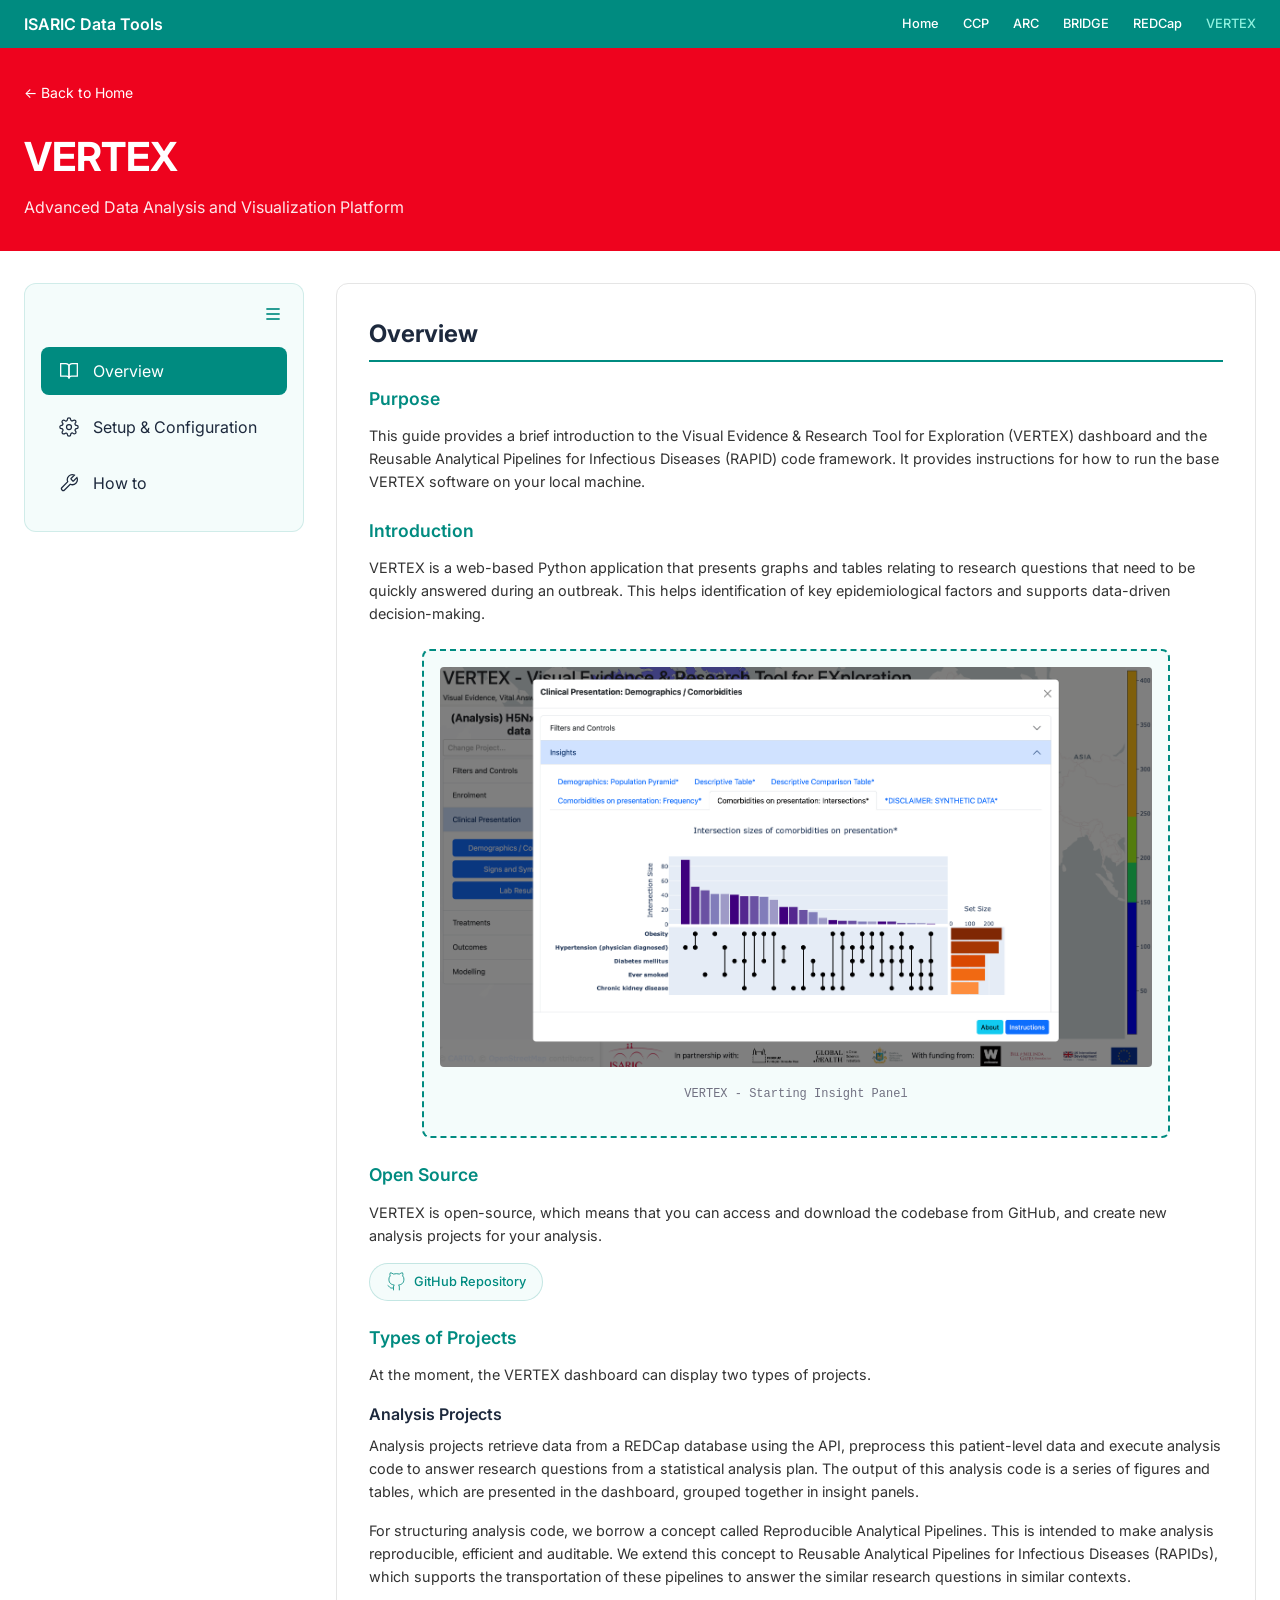
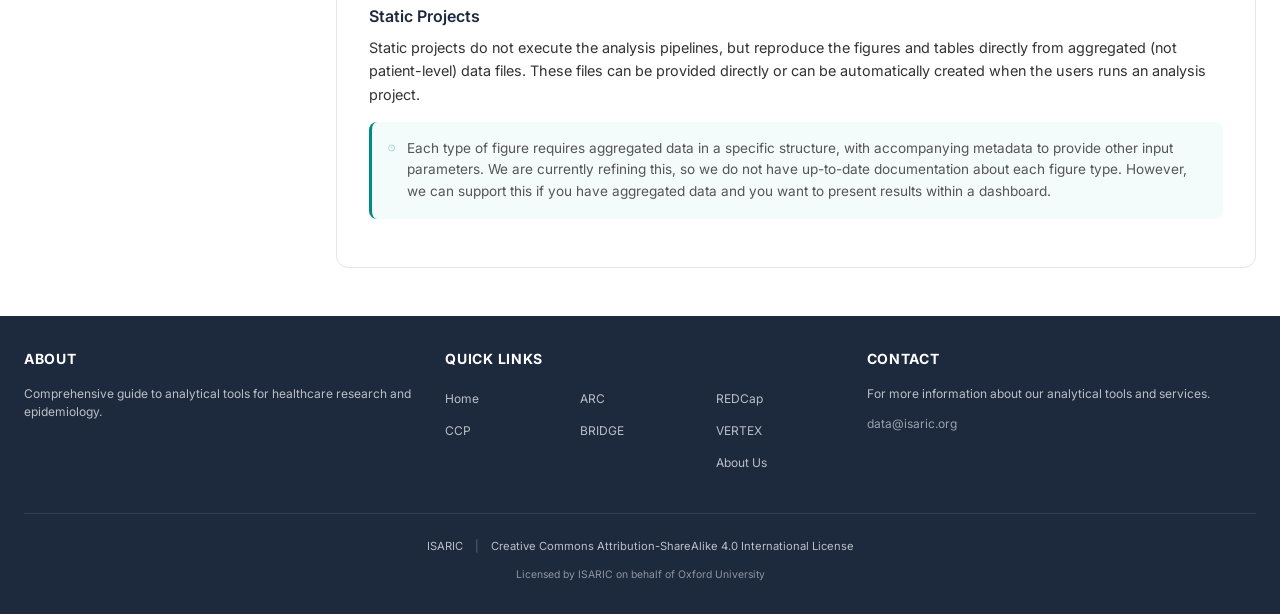
<file: pages/vertex.html>
<!DOCTYPE html>
<html lang="en">
<head>
    <meta charset="UTF-8">
    <meta name="viewport" content="width=device-width, initial-scale=1.0">
    <title>VERTEX | ISARIC Data Tools</title>
    <link rel="stylesheet" href="../css/style.css">
    <link rel="stylesheet" href="../css/vertex.css">
    <link rel="stylesheet" href="../css/tools-common.css">
    <link href="https://fonts.googleapis.com/css2?family=Inter:opsz,wght@14..32,400;14..32,500;14..32,600;14..32,700&display=swap" rel="stylesheet">
</head>
<body>
    <header class="header">
        <div class="container">
            <div class="header-content">
                <a href="../index.html" class="logo">ISARIC Data Tools</a>
                <nav class="nav-desktop">
                    <a href="../index.html">Home</a>
                    <a href="ccp.html">CCP</a>
                    <a href="arc.html">ARC</a>
                    <a href="bridge.html">BRIDGE</a>
                    <a href="redcap.html">REDCap</a>
                    <a href="vertex.html" class="active">VERTEX</a>
                </nav>
            </div>
        </div>
    </header>

    <!-- Hero específico do VERTEX -->
    <section class="vertex-hero">
        <div class="container">
            <a href="../index.html" class="back-link">
                ← Back to Home
            </a>
            <h1>VERTEX</h1>
            <p>Advanced Data Analysis and Visualization Platform</p>
        </div>
    </section>

    <main>
    <!-- Layout com menu lateral -->
    <div class="vertex-layout">
        <!-- Menu lateral -->
        <aside class="sidebar-menu" id="sidebar">
            <div class="menu-toggle">
                <button class="toggle-btn" id="toggleSidebar">
                    <svg width="20" height="20" viewBox="0 0 24 24" fill="none" stroke="currentColor" stroke-width="2">
                        <line x1="4" y1="6" x2="20" y2="6"></line>
                        <line x1="4" y1="12" x2="20" y2="12"></line>
                        <line x1="4" y1="18" x2="20" y2="18"></line>
                    </svg>
                </button>
            </div>
            <div class="menu-item active" data-section="overview">
                <span class="menu-icon">
                    <svg viewBox="0 0 24 24" fill="none" stroke="currentColor">
                        <path d="M2 3h6a4 4 0 0 1 4 4v14a3 3 0 0 0-3-3H2z"></path>
                        <path d="M22 3h-6a4 4 0 0 0-4 4v14a3 3 0 0 1 3-3h7z"></path>
                    </svg>
                </span>
                <span>Overview</span>
            </div>
            <div class="menu-item" data-section="setup">
                <span class="menu-icon">
                    <svg viewBox="0 0 24 24" fill="none" stroke="currentColor">
                        <circle cx="12" cy="12" r="3"></circle>
                        <path d="M19.4 15a1.65 1.65 0 0 0 .33 1.82l.06.06a2 2 0 0 1 0 2.83 2 2 0 0 1-2.83 0l-.06-.06a1.65 1.65 0 0 0-1.82-.33 1.65 1.65 0 0 0-1 1.51V21a2 2 0 0 1-2 2 2 2 0 0 1-2-2v-.09A1.65 1.65 0 0 0 9 19.4a1.65 1.65 0 0 0-1.82.33l-.06.06a2 2 0 0 1-2.83 0 2 2 0 0 1 0-2.83l.06-.06a1.65 1.65 0 0 0 .33-1.82 1.65 1.65 0 0 0-1.51-1H3a2 2 0 0 1-2-2 2 2 0 0 1 2-2h.09A1.65 1.65 0 0 0 4.6 9a1.65 1.65 0 0 0-.33-1.82l-.06-.06a2 2 0 0 1 0-2.83 2 2 0 0 1 2.83 0l.06.06a1.65 1.65 0 0 0 1.82.33H9a1.65 1.65 0 0 0 1-1.51V3a2 2 0 0 1 2-2 2 2 0 0 1 2 2v.09a1.65 1.65 0 0 0 1 1.51 1.65 1.65 0 0 0 1.82-.33l.06-.06a2 2 0 0 1 2.83 0 2 2 0 0 1 0 2.83l-.06.06a1.65 1.65 0 0 0-.33 1.82V9a1.65 1.65 0 0 0 1.51 1H21a2 2 0 0 1 2 2 2 2 0 0 1-2 2h-.09a1.65 1.65 0 0 0-1.51 1z"></path>
                    </svg>
                </span>
                <span>Setup & Configuration</span>
            </div>
            <div class="menu-item" data-section="howto">
                <span class="menu-icon">
                    <svg viewBox="0 0 24 24" fill="none" stroke="currentColor">
                        <path d="M14.7 6.3a1 1 0 0 0 0 1.4l1.6 1.6a1 1 0 0 0 1.4 0l3.77-3.77a6 6 0 0 1-7.94 7.94l-6.91 6.91a2.12 2.12 0 0 1-3-3l6.91-6.91a6 6 0 0 1 7.94-7.94l-3.76 3.76z"></path>
                    </svg>
                </span>
                <span>How to</span>
            </div>
        </aside>

        <!-- Conteúdo principal -->
<div class="vertex-content">
    <!-- Overview Section -->
    <div id="overview" class="content-section active">
        <h2>Overview</h2>
        
        <h3>Purpose</h3>
        <p>This guide provides a brief introduction to the Visual Evidence & Research Tool for Exploration (VERTEX) dashboard and the Reusable Analytical Pipelines for Infectious Diseases (RAPID) code framework. It provides instructions for how to run the base VERTEX software on your local machine.</p>
        
        <h3>Introduction</h3>
        <p>VERTEX is a web-based Python application that presents graphs and tables relating to research questions that need to be quickly answered during an outbreak. This helps identification of key epidemiological factors and supports data-driven decision-making.</p>
        
        <!-- Figura no Overview -->
        <div class="figure-placeholder">
            <div class="image-placeholder">
                <img src="../assets/images/vertex_starting-insight-panel_1.png" alt="VERTEX Insight Panel">
                <p>VERTEX - Starting Insight Panel</p>
            </div>
        </div>
        
        <h3>Open Source</h3>
        <p>VERTEX is open-source, which means that you can access and download the codebase from GitHub, and create new analysis projects for your analysis.</p>
        
        <div class="links-icons">
            <a href="https://github.com/ISARICResearch/VERTEX/blob/main/README.md" target="_blank" class="icon-link">
                <svg width="20" height="20" viewBox="0 0 24 24" fill="none" stroke="currentColor">
                    <path d="M9 19c-5 1.5-5-2.5-7-3m14 6v-3.87a3.37 3.37 0 0 0-.94-2.61c3.14-.35 6.44-1.54 6.44-7A5.44 5.44 0 0 0 20 4.77 5.07 5.07 0 0 0 19.91 1S18.73.65 16 2.48a13.38 13.38 0 0 0-7 0C6.27.65 5.09 1 5.09 1A5.07 5.07 0 0 0 5 4.77a5.44 5.44 0 0 0-1.5 3.78c0 5.42 3.3 6.61 6.44 7A3.37 3.37 0 0 0 9 18.13V22"/>
                </svg>
                <span>GitHub Repository</span>
            </a>
        </div>
        
        <h3>Types of Projects</h3>
        <p>At the moment, the VERTEX dashboard can display two types of projects.</p>
        
        <h4>Analysis Projects</h4>
        <p>Analysis projects retrieve data from a REDCap database using the API, preprocess this patient-level data and execute analysis code to answer research questions from a statistical analysis plan. The output of this analysis code is a series of figures and tables, which are presented in the dashboard, grouped together in insight panels.</p>
        
        <p>For structuring analysis code, we borrow a concept called Reproducible Analytical Pipelines. This is intended to make analysis reproducible, efficient and auditable. We extend this concept to Reusable Analytical Pipelines for Infectious Diseases (RAPIDs), which supports the transportation of these pipelines to answer the similar research questions in similar contexts.</p>
        
        <h4>Static Projects</h4>
        <p>Static projects do not execute the analysis pipelines, but reproduce the figures and tables directly from aggregated (not patient-level) data files. These files can be provided directly or can be automatically created when the users runs an analysis project.</p>
        
        <div class="note-box">
            <svg width="20" height="20" viewBox="0 0 24 24" fill="none" stroke="#008B80">
                <circle cx="12" cy="12" r="10"/>
                <line x1="12" y1="8" x2="12" y2="12"/>
                <line x1="12" y1="16" x2="12.01" y2="16"/>
            </svg>
            <p>Each type of figure requires aggregated data in a specific structure, with accompanying metadata to provide other input parameters. We are currently refining this, so we do not have up-to-date documentation about each figure type. However, we can support this if you have aggregated data and you want to present results within a dashboard.</p>
        </div>
    </div>

    <!-- Setup & Configuration Section -->
<div id="setup" class="content-section">
    <h2>Setup & Configuration</h2>
    
    <h3>Installation and Usage</h3>
    <p>To use VERTEX locally, clone the VERTEX GitHub repository and make sure that you have Python installed. There are several ways to run the VERTEX code.</p>
    
    <div class="links-icons">
        <a href="https://docs.github.com/en/repositories/creating-and-managing-repositories/cloning-a-repository" target="_blank" class="icon-link">
            <svg width="20" height="20" viewBox="0 0 24 24" fill="none" stroke="currentColor">
                <path d="M9 19c-5 1.5-5-2.5-7-3m14 6v-3.87a3.37 3.37 0 0 0-.94-2.61c3.14-.35 6.44-1.54 6.44-7A5.44 5.44 0 0 0 20 4.77 5.07 5.07 0 0 0 19.91 1S18.73.65 16 2.48a13.38 13.38 0 0 0-7 0C6.27.65 5.09 1 5.09 1A5.07 5.07 0 0 0 5 4.77a5.44 5.44 0 0 0-1.5 3.78c0 5.42 3.3 6.61 6.44 7A3.37 3.37 0 0 0 9 18.13V22"/>
            </svg>
            <span>Git Clone Guide</span>
        </a>
        <a href="https://git-scm.com/install/" target="_blank" class="icon-link">
            <svg width="20" height="20" viewBox="0 0 24 24" fill="none" stroke="currentColor">
                <path d="M4 17v2a2 2 0 0 0 2 2h12a2 2 0 0 0 2-2v-2"/>
                <polyline points="8 12 12 16 16 12"/>
                <line x1="12" y1="2" x2="12" y2="16"/>
            </svg>
            <span>Git Install</span>
        </a>
        <a href="https://docs.docker.com/engine/install/" target="_blank" class="icon-link">
            <svg width="20" height="20" viewBox="0 0 24 24" fill="none" stroke="currentColor">
                <path d="M4 4h16v16H4z"/>
                <circle cx="12" cy="12" r="3"/>
            </svg>
            <span>Docker Install</span>
        </a>
        <a href="https://code.visualstudio.com/docs/languages/python" target="_blank" class="icon-link">
            <svg width="20" height="20" viewBox="0 0 24 24" fill="none" stroke="currentColor">
                <polygon points="12 2 22 7 22 17 12 22 2 17 2 7 12 2"/>
                <line x1="12" y1="22" x2="12" y2="12"/>
                <polyline points="22 7 12 12 2 7"/>
            </svg>
            <span>VSCode Python</span>
        </a>
    </div>
    
    <p>We will demonstrate how to run the code at the command line using Docker and in VSCode without Docker, though we recommend using Docker if possible.</p>
    
    <h4>Docker at the command line</h4>
    <p>On the command line, navigate to the repository. Depending on how you cloned the repository, this may be in your Downloads folder or in the current working directory.</p>
    <p>We recommend using Docker if you want to run VERTEX at the command line. You can build and run a Docker container for VERTEX with the following:</p>
    
    <pre><code>docker build -t isaric-vertex .
docker run -it --rm -v "$PWD":/app -p 8050:8050 isaric-vertex gunicorn --workers 1 --reload --bind 0.0.0.0:8050 vertex.descriptive_dashboard:server</code></pre>
    
    <div class="note-box">
        <svg width="20" height="20" viewBox="0 0 24 24" fill="none" stroke="#008B80">
            <circle cx="12" cy="12" r="10"/>
            <line x1="12" y1="8" x2="12" y2="12"/>
            <line x1="12" y1="16" x2="12.01" y2="16"/>
        </svg>
        <p>For using Docker within VSCode, see the <a href="https://code.visualstudio.com/docs/containers/overview" target="_blank">VSCode Docker documentation</a>.</p>
    </div>
    
    <h4>VSCode without Docker</h4>
    <p>Open the VERTEX folder within VSCode. You need to create an environment from the VERTEX requirements. The simplest way to do this is <kbd>Ctrl</kbd> + <kbd>Shift</kbd> + <kbd>P</kbd> (or <kbd>Cmd</kbd> + <kbd>Shift</kbd> + <kbd>P</kbd> on MacOS), then click "Python: Create Environment...", ".venv" and choose a Python version that is >3.9. This will install a virtual environment using the requirements listed in pyproject.toml.</p>
    
    <p>Next, you need to add a file <code>.vscode/launch.json</code> with the following:</p>
    
    <pre><code>{
  "version": "0.2.0",
  "configurations": [
    {
      "name": "ISARIC VERTEX",
      "type": "python",
      "request": "launch",
      "module": "vertex.descriptive_dashboard",
      "justMyCode": false,
      "env": {
      "PYTHONPATH": "${workspaceFolder}"
      }
    }
  ]
}</code></pre>
    
    <p>You should now be able to run the application in debugging mode ("Run → Start Debugging") or without debugging ("Run → Run Without Debugging").</p>
    
    <div class="note-box">
        <svg width="20" height="20" viewBox="0 0 24 24" fill="none" stroke="#008B80">
            <circle cx="12" cy="12" r="10"/>
            <line x1="12" y1="8" x2="12" y2="12"/>
            <line x1="12" y1="16" x2="12.01" y2="16"/>
        </svg>
        <p>See the <a href="https://code.visualstudio.com/docs/python/environments" target="_blank">VSCode Python Environments documentation</a> for more details.</p>
    </div>

    <h3>VERTEX Dashboard</h3>
    <p>Once the application is running at the terminal or in VSCode, you will be able to open the local VERTEX dashboard at <code>http://127.0.0.1:8050</code>. You will see a menu on the left, and a world map with a colorbar.</p>
    
    <div class="figure-placeholder">
        <div class="image-placeholder">
            <img src="../assets/images/vertex_starting-dashboard.png" alt="VERTEX Dashboard">
            <p>VERTEX - Starting Dashboard</p>
        </div>
    </div>
    
    <p>At the top of the menu is listed the current open project. You can switch between active projects using the dropdown immediately below. The current active projects are analysis projects that use low-fidelity synthetic datasets and static projects showing the results from completed ISARIC analyses.</p>
    
    <p>The map shows the number of participants that were enrolled in this project by country. You can hover over each country for a more precise count of the number of participants.</p>
    
    <h4>Filters and Controls</h4>
    <p>Below the project selection box in the menu are a set of tabs, which are mostly specific to the selected project. Analysis projects, which retrieve the up-to-date patient-level data from a REDCap database and directly execute analysis code, have a tab called Filters and Controls. If you click on this, it will open up to show a set of core variables: sex at birth, age, country, admission date and outcome. You can select different combinations, which will filter the patient-level data and update the map accordingly.</p>
</div>

    <!-- How To Section -->
<div id="howto" class="content-section">
    <h2>How to</h2>
    
    <h3>Creating a New VERTEX Project</h3>

    <p>VERTEX is designed to run one or multiple projects at the same time. A project is a self-contained workspace that defines which data should be loaded, how the dashboard should be configured, and which analyses should be displayed to the user. In practice, each VERTEX project is built around two main components: a <code>Config File</code> and a set of <code>Insight Panels</code>.</p>

    <p>The <code>Config File</code> contains the project-level settings, such as the REDCap API URL and key, the initial map configuration, the project owner, output-saving options, and the list of Insight Panels that should be available in the dashboard. The <code>Insight Panels</code> are Python files responsible for generating the charts, tables, text blocks, and other analytical outputs shown inside VERTEX.</p>

    <h4>Config File</h4>

    <p>Let's start with the <code>Config File</code>. The Config File is a <code>.json</code> file that tells VERTEX how the project should behave. It defines how the project connects to the data source, how the map should be displayed, where public outputs should be saved, and which Insight Panels should appear in the dashboard. Below is the basic structure of a VERTEX Config File, followed by a short explanation of each variable.</p>

    <h5>config_file.json</h5>

    <pre><code>{
    "project_name": "",
    "api_url": "",
    "api_key": "",
    "map_layout_center_latitude": 6,
    "map_layout_center_longitude": -75,
    "map_layout_zoom": 1.7,
    "save_public_outputs": false,
    "save_filtered_public_outputs": false,
    "public_path": "PUBLIC/",
    "is_public": false,
    "project_owner": "",
    "insight_panels_path": "insight_panels/",
    "insight_panels": [
        ""
    ]
}</code></pre>

    <div class="documentation-bullet-points">
        <ul>
            <li><strong>"project_name":</strong> Defines the name of the project.</li>
            <li><strong>"api_url":</strong> Defines the API URL used to retrieve the project data.</li>
            <li><strong>"api_key":</strong> Defines the authentication key used to connect to the API.</li>
            <li><strong>"map_layout_center_latitude":</strong> Defines the initial center latitude of the map.</li>
            <li><strong>"map_layout_center_longitude":</strong> Defines the initial center longitude of the map.</li>
            <li><strong>"map_layout_zoom":</strong> Defines the initial zoom level of the map.</li>
            <li><strong>"save_public_outputs":</strong> Indicates whether public dashboard outputs should be saved.</li>
            <li><strong>"save_filtered_public_outputs":</strong> Indicates whether filtered public outputs should be saved.</li>
            <li><strong>"public_path":</strong> Defines the folder where public files will be stored.</li>
            <li><strong>"is_public":</strong> Indicates whether the project should be treated as a public project.</li>
            <li><strong>"project_owner":</strong> Defines the owner or person responsible for the project.</li>
            <li><strong>"insight_panels_path":</strong> Defines the folder where the Insight Panel Python files are stored.</li>
            <li><strong>"insight_panels":</strong> Defines the list of Insight Panels that should be loaded into the dashboard.</li>
        </ul>
    </div>
    
    <h3>Insight Panels</h3>

    <p>Insight Panels are the core analytical components of VERTEX. While the Config File defines the project setup, the Insight Panels define what the user will actually see in the dashboard. Each Insight Panel is a Python file that creates a specific analytical view, such as an enrolment overview, clinical summary, treatment analysis, data quality report, or any other project-specific analysis.</p>

    <p>Each Insight Panel must follow a standard structure so that VERTEX can identify where the panel should appear in the interface and which visuals should be rendered. At a minimum, every Insight Panel needs two functions: <code>define_button()</code> and <code>create_visuals(...)</code>.</p>

    <pre><code>import vertex.IsaricDraw as idw
import vertex.IsaricAnalytics as ia


def define_button():
    """
    Defines the button in the main dashboard menu.
    """

    button_item = ""
    button_label = ""
    output = {"item": button_item, "label": button_label}
    return output


def create_visuals(df_map, df_forms_dict, dictionary, quality_report, filepath, suffix, save_inputs):
    """
    Creates all visuals for the Insight Panel.
    """

    return ()</code></pre>

    <p>Let's first look at the <code>define_button()</code> function. This function defines where the Insight Panel will appear inside the VERTEX user interface. The <code>button_item</code> variable represents the menu group where the Insight Panel will be placed. The <code>button_label</code> variable represents the actual button that the user will click to open that Insight Panel. In other words, <code>button_item</code> controls the dashboard section, while <code>button_label</code> controls the name of the specific analytical view inside that section.</p>

    <div class="figure-placeholder">
        <div class="image-placeholder">
            <img src="../assets/images/VERTEX_define_button_example.png" alt="VERTEX define_button example">
            <p>VERTEX - Insight Panel location example</p>
        </div>
    </div>

    <p>To reproduce the structure shown in the figure above, the <code>define_button()</code> function should be configured as follows:</p>

    <pre><code>import vertex.IsaricDraw as idw
import vertex.IsaricAnalytics as ia


def define_button():
    """
    Defines the button in the main dashboard menu.
    """

    button_item = "Enrolment"
    button_label = "Enrolment Details"
    output = {"item": button_item, "label": button_label}
    return output


def create_visuals(df_map, df_forms_dict, dictionary, quality_report, filepath, suffix, save_inputs):
    """
    Creates all visuals for the Insight Panel.
    """

    return ()</code></pre>

    <p>Now let's address the second function, <code>create_visuals(...)</code>. This function is simpler than it may look. Its purpose is to generate all the figures, tables, and text blocks that will be displayed inside the Insight Panel. The first four parameters, <code>df_map</code>, <code>df_forms_dict</code>, <code>dictionary</code>, and <code>quality_report</code>, are data-related. The <code>df_map</code> parameter is the main project dataset stored as a <code>pandas</code> DataFrame. It contains the core subject-level information used for maps, filters, and most dashboard analyses. The <code>df_forms_dict</code> parameter is a dictionary where each key represents a form name and each value is a <code>pandas</code> DataFrame containing the data for that specific form. The <code>dictionary</code> parameter is the data dictionary, also stored as a DataFrame, and describes the project variables, including field names, labels, field types, form names, sections, and branching logic when available. The <code>quality_report</code> parameter contains data quality information returned by the REDCap/API pipeline, such as validation results, missing values, or inconsistencies found in the data.</p>

    <p>The remaining parameters are related to file generation and output control. The <code>filepath</code> parameter defines the base path where generated dashboard outputs, figure inputs, metadata, CSV files, and public artifacts should be saved. The <code>suffix</code> parameter works as an identifier for the Insight Panel, usually based on the panel file name, and helps organize graph IDs and output folders. Finally, <code>save_inputs</code> is a boolean flag that controls whether the input data and metadata used to generate each visual should be saved.</p>

    <p>Inside the <code>create_visuals(...)</code> function, the main goal is to define all the visuals that will be generated for that specific Insight Panel. This usually includes preparing the required data, applying transformations or aggregations, creating the charts, and returning the final figures in a structured way so that VERTEX can render them in the dashboard. Every figure included in the return must necessarily be either a native <code>Plotly</code> figure or a figure generated through one of the available <code>IsaricDraw</code> functions. Although using pure <code>Plotly</code> is possible, we strongly recommend using <code>IsaricDraw</code> whenever possible, because it already follows the project’s visual standards, reduces repetitive code, and makes Insight Panels easier to maintain and scale.</p>

    <p>It is also important to note that the order of the figures in the <code>return</code> statement directly affects the order in which they will appear in VERTEX. For example, if the function returns <code>(fig_patients_bysite, disclaimer)</code>, the enrolment chart will be displayed first and the disclaimer will be displayed after it.</p>

    <pre><code>import pandas as pd
import vertex.IsaricDraw as idw


def define_button():
    """
    Defines the button in the main dashboard menu.
    """

    # Insight Panels are grouped by button_item.
    # Multiple Insight Panels can share the same button_item,
    # which means they will appear under the same dashboard menu group.
    # However, the combination of button_item and button_label must be unique.

    button_item = "Enrolment"
    button_label = "Enrolment Details"
    output = {"item": button_item, "label": button_label}
    return output


def create_visuals(df_map, df_forms_dict, dictionary, quality_report, filepath, suffix, save_inputs):
    """
    Creates all visuals for the Insight Panel.
    """

    df_sunburst = (
        df_map[["subjid", "site", "filters_country"]]
        .groupby(["site", "filters_country"])
        .nunique()
        .reset_index()
    )

    df_sunburst["site"] = df_sunburst["site"].str.split("-", n=1).str[0]

    fig_patients_bysite = idw.fig_sunburst(
        df_sunburst,
        title="Enrolment by site*",
        path=["filters_country", "site"],
        values="subjid",
        suffix=suffix,
        filepath=filepath,
        save_inputs=save_inputs,
        graph_label="Site Enrolment*",
        graph_about="Shows the number of enrolled subjects by country and site.",
    )

    disclaimer_text = (
        "Disclaimer: the underlying data for these figures is synthetic data. "
        "Results may not be clinically relevant or accurate."
    )

    disclaimer_df = pd.DataFrame({"paragraphs": [disclaimer_text]})

    disclaimer = idw.fig_text(
        disclaimer_df,
        suffix=suffix,
        filepath=filepath,
        save_inputs=save_inputs,
        graph_label="*DISCLAIMER: SYNTHETIC DATA*",
        graph_about=disclaimer_text,
    )

    return (fig_patients_bysite, disclaimer)</code></pre>

    <div class="figure-placeholder">
        <div class="image-placeholder">
            <img src="../assets/images/final_example_VERTEX.jpeg" alt="VERTEX complete Insight Panel example">
            <p>VERTEX - Complete Insight Panel example</p>
        </div>
    </div>

    <p>Below will be a final example of how the <code>config_file.json</code> should be.</p>

    <pre><code>
        {
            "project_name": "ARChetype CRF mpox (Synthetic)",
            "api_url": "https://ncov.medsci.ox.ac.uk/api/",
            "api_key": "27B9F4C93C8C2BCDB4EFCA9DA8717DC0",
            "map_layout_center_latitude": 6,
            "map_layout_center_longitude": -75,
            "map_layout_zoom": 1.7,
            "save_public_outputs": false,
            "save_filtered_public_outputs": false,
            "public_path": "PUBLIC/",
            "is_public": false,
            "project_owner": "alasdari.wilson@dtc.ox.ac.uk",
            "insight_panels_path": "insight_panels/",
            "insight_panels": [
                    "enrolment_details",
                    "presentation_demogcomor",
                    "presentation_symptoms",
                    "lesion_assessment",
                    "treatments_interventions",
                    "outcomes_complications"
            ]
        }
    </code></pre>

</div>
    </div>
    </div>
    </main>

    <footer class="main-footer">
        <div class="container">
            <div class="footer-columns">
                <div class="footer-column">
                    <h4>About</h4>
                    <p>Comprehensive guide to analytical tools for healthcare research and epidemiology.</p>
                </div>
                <div class="footer-column">
                    <h4>Quick Links</h4>
                    <div class="quick-links-grid">
                        <div class="quick-links-col">
                            <ul>
                                <li><a href="../index.html">Home</a></li>
                                <li><a href="ccp.html">CCP</a></li>
                            </ul>
                        </div>
                        <div class="quick-links-col">
                            <ul>
                                <li><a href="arc.html">ARC</a></li>
                                <li><a href="bridge.html">BRIDGE</a></li>
                            </ul>
                        </div>
                        <div class="quick-links-col">
                            <ul>
                                <li><a href="redcap.html">REDCap</a></li>
                                <li><a href="vertex.html">VERTEX</a></li>
                                <li><a href="#">About Us</a></li>
                            </ul>
                        </div>
                    </div>
                </div>
                <div class="footer-column">
                    <h4>Contact</h4>
                    <p>For more information about our analytical tools and services.</p>
                    <p class="contact-email">
                        <a href="mailto:data@isaric.org">data@isaric.org</a>
                    </p>
                </div>
            </div>
            <div class="footer-bottom">
                <div class="footer-links">
                    <a href="https://isaric.org" target="_blank">ISARIC</a>
                    <span class="separator">|</span>
                    <a href="https://creativecommons.org/licenses/by-sa/4.0/" target="_blank">
                        Creative Commons Attribution-ShareAlike 4.0 International License
                    </a>
                </div>
                <p class="footer-copyright">Licensed by ISARIC on behalf of Oxford University</p>
            </div>
        </div>
    </footer>

    <script src="../js/tools-common.js"></script>
</body>
</html>
</file>
<file: css/style.css>
/* ============================================
   CORES DEFINIDAS (Corel Draw)
   ============================================ */

:root {
  /* Cores principais */
  --primary-bg: #008B80;
  --primary-bg-light: #ffffff;
  --primary-text: #FFFFFF;
  --primary-text-active: #8EF1DF;
  --primary-text-hover: #e1f3f0;
  --dark-bg: #1D293D;
  --dark-text: #FFFFFF;
  --black-text: #000000;
  --link-color: #00A2BA;
  --icon-color: #008B80;
  
  /* Neutros */
  --border-light: #e5e5e5;
  --radius: 0.625rem;
  --font-size: 16px;
}

* {
  margin: 0;
  padding: 0;
  box-sizing: border-box;
}

html {
  font-size: var(--font-size);
}

body {
  font-family: 'Inter', -apple-system, BlinkMacSystemFont, 'Segoe UI', Roboto, Helvetica, Arial, sans-serif;
  background: var(--primary-bg-light);
  color: var(--black-text);
  line-height: 1.5;
}

/* ============================================
   CONTAINER
   ============================================ */
.container {
  max-width: 1280px;
  margin: 0 auto;
  padding: 0 1.5rem;
}

/* ============================================
   HEADER (Topo) - Fundo #008B80
   ============================================ */
.header {
  background: var(--primary-bg);
  border-bottom: none;
  position: sticky;
  top: 0;
  z-index: 50;
}

.header-content {
  display: flex;
  justify-content: space-between;
  align-items: center;
  height: 48px;
}

.logo {
  font-size: 1rem;
  font-weight: 600;
  color: var(--primary-text);
  text-decoration: none;
}

.logo:hover {
  opacity: 0.9;
}

/* Navegação Desktop - Menu com Home, CCP, ARC, etc. */
.nav-desktop {
  display: flex;
  gap: 1.5rem;
}

.nav-desktop a {
  text-decoration: none;
  font-size: 0.8rem;
  font-weight: 500;
  color: var(--primary-text);
  transition: color 0.2s;
  padding: 0.2rem 0;
}

.nav-desktop a:hover {
  color: var(--primary-text-hover);
}

.nav-desktop a.active {
  color: var(--primary-text-active);
}

/* ============================================
   HERO (abaixo do menu) - Fundo mais claro
   ============================================ */
.hero {
  background: #00A896;  /* Tom mais claro que #008B80 */
  text-align: center;
  padding: 1rem 0;
  margin-bottom: 0;
}

.hero h1 {
  font-size: 2rem;  /* Aumentado de 1.5rem para 2rem */
  font-weight: 600;
  letter-spacing: -0.02em;
  margin-bottom: 0.5rem;
  color: var(--primary-text);
}

.hero p {
  font-size: 1rem;  /* Aumentado de 0.85rem para 1rem */
  color: var(--primary-text);
  max-width: 600px;
  margin: 0 auto;
  opacity: 0.9;
}

/* ============================================
   PRINCIPLES SECTION - Cards com bordas
   ============================================ */
.principles {
  background: #F4FCFB;
  display: flex;
  justify-content: center;
  gap: 1.5rem;
  flex-wrap: wrap;
  padding: 1.2rem 0;
}

.principle-item {
  flex: 0 0 auto;
  width: 240px;
  text-align: center;
  padding: 0.6rem 1rem;
  background: white;
  border: 1px solid rgba(0, 139, 128, 0.25);
  border-radius: 0.5rem;
  transition: all 0.2s ease;
}

.principle-item:hover {
  border-color: #008B80;
  transform: translateY(-2px);
  box-shadow: 0 4px 12px rgba(0, 0, 0, 0.05);
}

/* Ícone círculo com V */
.principle-icon {
  width: 48px;
  height: 48px;
  background: #008B80;
  border-radius: 50%;
  display: inline-flex;
  align-items: center;
  justify-content: center;
  margin-bottom: 0.4rem;
}

.principle-icon svg {
  width: 24px;
  height: 24px;
  color: white;
}

.principle-item h3 {
  font-size: 1.1rem;
  font-weight: 700;
  margin-bottom: 0.2rem;
  color: #000000;
}

.principle-item p {
  font-size: 0.85rem;
  font-weight: 400;
  color: #000000;
  line-height: 1.25;
  opacity: 0.8;
}


/* ============================================
   TOOL CARDS SECTION - Cards Menores
   ============================================ */
.tool-cards {
  display: flex;
  justify-content: center;
  gap: 1rem;
  flex-wrap: wrap;
  padding: 1rem 0;
}

.tool-card {
  flex: 0 0 auto;
  width: 160px;
  text-align: center;
  padding: 0;
  background: transparent;
  border: none;
  text-decoration: none;
  transition: transform 0.2s ease;
}

.tool-card:hover {
  transform: translateY(-2px);
}

.tool-btn {
  background: #EE031E;
  color: #FFFFFF;
  font-size: 1.1rem;
  font-weight: 700;
  padding: 0.5rem 1rem;
  border-radius: 0.4rem;
  margin-bottom: 0.5rem;
  box-shadow: 0 4px 6px rgba(0,0,0,0.1);
  transition: all 0.2s ease;
  display: inline-block;
  width: 100%;
}

.tool-card:hover .tool-btn {
  box-shadow: 0 6px 12px rgba(0,0,0,0.15);
  filter: brightness(1.1);
}

.tool-btn-dark {
  background: #414141;
}

.tool-card p {
  font-size: 0.75rem;
  font-weight: 400;
  color: #000000;
  line-height: 1.2;
  opacity: 0.8;
  margin: 0;
}


/* ============================================
   MAPA INTERATIVO COM BORDAS INDIVIDUAIS
   ============================================ */
.ecosystem-layout {
    display: flex;
    gap: 2rem;
    align-items: flex-start;
    margin: 1rem 0;
}

.ecosystem-container {
    flex: 0 0 70%;
    position: relative;
}

.ecosystem-map {
    width: 100%;
    height: auto;
    display: block;
    border-radius: var(--radius);
    border: 1px solid var(--border-light);
}

/* Overlay para as áreas clicáveis */
.map-overlay {
    position: absolute;
    top: 0;
    left: 0;
    width: 100%;
    height: 100%;
}

.tool-area {
    position: absolute;
    cursor: pointer;
    border: 3px solid transparent;  /* Espessura aumentada */
    transition: all 0.2s ease;
    border-radius: 6px;
}

.tool-area:hover {
    border-color: #008B80;
    background: rgba(0, 139, 128, 0.15);
}

/* Info Panel - TAMANHO FIXO */
.info-panel {
    flex: 0 0 calc(30% - 2rem);
    background: #F4FCFB;
    border-radius: var(--radius);
    border: 1px solid rgba(0, 139, 128, 0.2);
    padding: 1.5rem;
    position: sticky;
    top: 60px;
    min-height: 400px;  /* Altura mínima fixa */
    height: auto;
    overflow-y: auto;   /* Scroll se conteúdo muito grande */
}

/* Garantir que o conteúdo não mude o tamanho do box */
.info-content {
    animation: fadeIn 0.2s ease;
}

.info-content h3 {
    font-size: 1.3rem;
    font-weight: 700;
    color: #008B80;
    margin-bottom: 0.5rem;
}

.info-content h4 {
    font-size: 0.9rem;
    font-weight: 600;
    color: #1D293D;
    margin: 1rem 0 0.5rem;
    text-transform: uppercase;
    letter-spacing: 0.5px;
}

.info-content p {
    font-size: 0.85rem;
    color: #000000;
    line-height: 1.5;
    margin-bottom: 0.75rem;
}

.info-content .tool-link {
    display: inline-block;
    margin-top: 0.75rem;
    padding: 0.5rem 1rem;
    background: #008B80;
    color: white;
    text-decoration: none;
    border-radius: 0.5rem;
    font-size: 0.8rem;
    font-weight: 500;
    transition: background 0.2s;
}

.info-content .tool-link:hover {
    background: #00A896;
}

/* Placeholder (quando nenhum tool selecionado) */
.info-placeholder {
    text-align: center;
    color: #717182;
    font-size: 0.875rem;
    padding: 2rem 0;
}

.info-placeholder svg {
    margin-bottom: 1rem;
    opacity: 0.5;
}

@keyframes fadeIn {
    from { opacity: 0; }
    to { opacity: 1; }
}

/* Responsivo */
@media (max-width: 768px) {
    .ecosystem-layout {
        flex-direction: column;
    }
    
    .ecosystem-container {
        flex: 0 0 100%;
    }
    
    .info-panel {
        flex: 0 0 100%;
        position: static;
        min-height: 300px;
    }
}

/* No style.css, atualizar */
.github-link {
    display: flex;
    align-items: center;
    gap: 0.5rem;
    text-decoration: none;
    color: #00A2BA;  /* Cor específica, não usar variável */
    transition: opacity 0.2s;
    font-size: 0.875rem;
    font-weight: 500;
}

.github-link:hover {
    opacity: 0.8;
    color: #008B80;
}

.github-link svg {
    stroke: #00A2BA;
}

.github-link:hover svg {
    stroke: #008B80;
}

/* ============================================
   USER ROLES SECTION
   ============================================ */
.user-roles {
  background: var(--primary-bg-light);
  padding: 1rem 0 2rem;
}

.user-roles h2 {
  font-size: 1.5rem;
  font-weight: 700;
  margin-bottom: 1.5rem;
  color: var(--black-text);
  text-align: center;
}

.roles-container {
  display: flex;
  gap: 1.5rem;
  flex-wrap: wrap;
}

.role-card {
  flex: 1;
  min-width: 180px;
  padding: 1rem;
  background: white;
  border-radius: var(--radius);
  border: 1px solid var(--border-light);
  position: relative;
  cursor: pointer;
  transition: all 0.2s;
}

.role-card:hover {
  transform: translateY(-2px);
  box-shadow: 0 4px 12px rgba(0, 0, 0, 0.1);
}

.role-card h3 {
  font-size: 1rem;
  font-weight: 700;
  margin-bottom: 0.5rem;
  color: var(--black-text);
}

.role-card p {
  font-size: 0.875rem;
  color: var(--black-text);
  opacity: 0.7;
}

/* Tooltip User Roles */
.role-tooltip {
  display: none;
  position: absolute;
  bottom: 100%;
  left: 0;
  right: 0;
  margin-bottom: 0.5rem;
  background: var(--primary-bg);
  color: var(--primary-text);
  padding: 0.75rem;
  border-radius: var(--radius);
  font-size: 0.75rem;
  line-height: 1.4;
  z-index: 10;
  box-shadow: 0 4px 12px rgba(0, 0, 0, 0.15);
}

.role-card:hover .role-tooltip {
  display: block;
}



/* ============================================
   FOOTER - Fundo #1D293D
   ============================================ */
.main-footer {
  background: var(--dark-bg);
  padding: 2rem 0;
}

.footer-columns {
  display: flex;
  justify-content: space-between;
  flex-wrap: wrap;
  gap: 2rem;
  margin-bottom: 2rem;
}

.footer-column {
  flex: 1;
  min-width: 150px;
}

.footer-column h4 {
  font-size: 0.875rem;
  font-weight: 700;
  margin-bottom: 1rem;
  color: var(--dark-text);
  text-transform: uppercase;
  letter-spacing: 0.05em;
}

.footer-column p {
  font-size: 0.75rem;
  color: var(--dark-text);
  opacity: 0.7;
  line-height: 1.5;
}

.footer-column ul {
  list-style: none;
}

.footer-column ul li {
  margin-bottom: 0.5rem;
}

.footer-column ul li a {
  text-decoration: none;
  font-size: 0.75rem;
  color: var(--dark-text);
  opacity: 0.7;
  transition: opacity 0.2s;
}

.footer-column ul li a:hover {
  opacity: 1;
}

.contact-email {
  margin-top: 0.75rem;
}

.contact-email a {
  color: var(--dark-text);
  text-decoration: none;
  font-size: 0.75rem;
  opacity: 0.8;
}

.contact-email a:hover {
  opacity: 1;
  text-decoration: underline;
}

.footer-bottom {
  border-top: 1px solid rgba(255, 255, 255, 0.1);
  padding-top: 1.5rem;
  text-align: center;
}

.footer-links {
  display: flex;
  justify-content: center;
  align-items: center;
  gap: 0.75rem;
  flex-wrap: wrap;
  margin-bottom: 0.75rem;
}

.footer-links a {
  color: var(--dark-text);
  text-decoration: none;
  font-size: 0.7rem;
  opacity: 0.7;
  transition: opacity 0.2s;
}

.footer-links a:hover {
  opacity: 1;
  text-decoration: underline;
}

.separator {
  color: var(--dark-text);
  opacity: 0.3;
  font-size: 0.7rem;
}

.footer-copyright {
  text-align: center;
  font-size: 0.65rem;
  color: var(--dark-text);
  opacity: 0.5;
}

/* ============================================
   QUICK LINKS - 3 colunas
   ============================================ */
.quick-links-grid {
  display: flex;
  gap: 1rem;
  flex-wrap: wrap;
}

.quick-links-col {
  flex: 1;
  min-width: 60px;
}

.quick-links-col ul {
  list-style: none;
  padding: 0;
  margin: 0;
}

.quick-links-col ul li {
  margin-bottom: 0.5rem;
}

/* ============================================
   MAP TOOLTIP (para hover no mapa)
   ============================================ */
.map-tooltip {
  position: fixed;
  background: var(--primary-bg);
  color: var(--primary-text);
  padding: 0.5rem 1rem;
  border-radius: var(--radius);
  font-size: 0.75rem;
  font-weight: 500;
  pointer-events: none;
  z-index: 100;
  white-space: nowrap;
  box-shadow: 0 4px 12px rgba(0, 0, 0, 0.15);
}

/* ============================================
   RESPONSIVIDADE
   ============================================ */
@media (max-width: 1024px) {
  .feature-card {
    width: 200px;
  }
}

@media (max-width: 900px) {
  .feature-card {
    width: 180px;
  }
}

@media (max-width: 768px) {
  .container {
    padding: 0 1rem;
  }
  
  .header-content {
    flex-wrap: wrap;
    height: auto;
    padding: 0.75rem 0;
    gap: 0.75rem;
  }
  
  .nav-desktop {
    display: none;
  }
  
  .hero h1 {
    font-size: 1.5rem;
  }
  
  .hero p {
    font-size: 0.875rem;
  }
  
  .principles {
    gap: 1rem;
  }
  
  .principle-item {
    width: calc(50% - 0.5rem);
    flex: 1;
  }
  
  .roles-container {
    flex-direction: column;
  }
  
  .feature-card {
    width: calc(50% - 1rem);
  }
  
  .features-grid {
    gap: 1rem;
  }
  
  .footer-info {
    flex-direction: column;
    gap: 0.5rem;
    text-align: center;
  }
  
  .footer-columns {
    flex-direction: column;
    text-align: center;
  }
  
  .footer-links {
    flex-direction: column;
    gap: 0.25rem;
  }
  
  .separator {
    display: none;
  }
  
  .quick-links-grid {
    justify-content: center;
  }
}

@media (max-width: 640px) {
  .feature-card {
    width: 100%;
    max-width: 280px;
  }
}

@media (max-width: 480px) {
  .principle-item {
    width: 100%;
  }
}

/* ============================================
   UTILITÁRIOS
   ============================================ */
.text-center {
  text-align: center;
}

.hidden {
  display: none;
}
</file>
<file: css/arc.css>
/* ============================================
   PÁGINA ARC - Estilos específicos
   ============================================ */

/* Hero específico do ARC */
.arc-hero {
    background: #EE031E;
    padding: 2rem 0;
    margin-bottom: 2rem;
}

.arc-hero .container {
    max-width: 1280px;
    margin: 0 auto;
    padding: 0 1.5rem;
}

.arc-hero h1 {
    font-size: 2.5rem;
    font-weight: 700;
    color: #FFFFFF;
    margin-bottom: 0.5rem;
    text-align: left;
}

.arc-hero p {
    font-size: 1rem;
    color: #FFFFFF;
    opacity: 0.9;
    text-align: left;
    max-width: 600px;
}

/* Layout com menu lateral */
.arc-layout {
    display: flex;
    gap: 2rem;
    max-width: 1280px;
    margin: 0 auto;
    padding: 0 1.5rem;
    align-items: flex-start;
}

/* Conteúdo principal */
.arc-content {
    flex: 1;
    background: white;
    border-radius: 0.75rem;
    border: 1px solid var(--border-light);
    padding: 2rem;
    overflow-x: auto;
}

/* Features List */
.features-list {
    display: flex;
    flex-direction: column;
    gap: 1rem;
    margin: 1rem 0;
}

.feature-item {
    display: flex;
    gap: 0.75rem;
    align-items: flex-start;
}

.feature-check {
    font-size: 1.2rem;
    color: #008B80;
    font-weight: bold;
}

.feature-item strong {
    display: block;
    margin-bottom: 0.25rem;
    color: #1D293D;
}

.feature-item p {
    margin: 0;
    font-size: 0.85rem;
    color: #555;
}

/* Schema Grid */
.schema-grid {
    display: grid;
    grid-template-columns: repeat(2, 1fr);
    gap: 0.75rem;
    margin: 1rem 0;
}

.schema-item {
    background: #F4FCFB;
    padding: 0.75rem;
    border-radius: 0.5rem;
    font-weight: 600;
    color: #1D293D;
}

.schema-item span {
    display: block;
    font-weight: 400;
    font-size: 0.75rem;
    color: #666;
    margin-top: 0.25rem;
}

/* Table */
.table-wrapper {
    overflow-x: auto;
    margin: 1rem 0;
}

.data-table {
    width: 100%;
    border-collapse: collapse;
    font-size: 0.8rem;
}

.data-table th,
.data-table td {
    border: 1px solid #e5e5e5;
    padding: 0.75rem;
    text-align: left;
    vertical-align: top;
}

.data-table th {
    background: #F4FCFB;
    font-weight: 600;
    color: #1D293D;
}

.data-table td code {
    background: #F4FCFB;
    padding: 0.2rem 0.4rem;
    border-radius: 0.25rem;
    font-size: 0.75rem;
}

/* Diseases Grid */
.diseases-grid {
    display: flex;
    flex-wrap: wrap;
    gap: 0.75rem;
    margin: 1rem 0;
}

.disease-tag {
    background: #F4FCFB;
    border: 1px solid rgba(0, 139, 128, 0.3);
    padding: 0.4rem 1rem;
    border-radius: 2rem;
    font-size: 0.8rem;
    font-weight: 500;
    color: #008B80;
}

/* Modules Grid */
.modules-grid {
    display: flex;
    gap: 1rem;
    margin: 1rem 0;
    flex-wrap: wrap;
}

.module-card {
    flex: 1;
    min-width: 200px;
    display: flex;
    gap: 0.75rem;
    align-items: flex-start;
    background: #F4FCFB;
    padding: 1rem;
    border-radius: 0.5rem;
    border: 1px solid rgba(0, 139, 128, 0.15);
}

.module-icon {
    font-size: 1.5rem;
}

.module-card strong {
    display: block;
    margin-bottom: 0.25rem;
    color: #1D293D;
}

.module-card p {
    margin: 0;
    font-size: 0.75rem;
    color: #555;
}

/* Responsivo */
@media (max-width: 768px) {
    .arc-layout {
        flex-direction: column;
    }
    
    .arc-hero h1 {
        font-size: 1.75rem;
    }
    
    .arc-content {
        padding: 1rem;
    }
    
    .schema-grid {
        grid-template-columns: 1fr;
    }
    
    .modules-grid {
        flex-direction: column;
    }
    
    .data-table {
        font-size: 0.7rem;
    }
    
    .data-table th,
    .data-table td {
        padding: 0.5rem;
    }
}
</file>
<file: css/tools-common.css>
/* ============================================
   TOOL PAGES - Estilos compartilhados
   Usado por todas as páginas de ferramentas
   (CCP, ARC, BRIDGE, REDCap, VERTEX)
   ============================================ */

/* Back Link */
.back-link {
    display: inline-flex;
    align-items: center;
    gap: 0.5rem;
    color: #FFFFFF;
    text-decoration: none;
    font-size: 0.875rem;
    margin-bottom: 1.5rem;
    transition: opacity 0.2s;
}

.back-link:hover {
    opacity: 0.8;
}

/* ============================================
   SIDEBAR MENU
   ============================================ */
.sidebar-menu {
    flex: 0 0 280px;
    background: #F4FCFB;
    border-radius: 0.75rem;
    border: 1px solid rgba(0, 139, 128, 0.15);
    padding: 1rem;
    height: -moz-fit-content;
    height: fit-content;
    position: -webkit-sticky;
    position: sticky;
    top: 80px;
    transition: all 0.3s ease;
}

.sidebar-menu.collapsed {
    flex: 0 0 70px;
}

.sidebar-menu.collapsed .menu-item span:not(.menu-icon) {
    display: none;
}

.sidebar-menu.collapsed .menu-item {
    justify-content: center;
    padding: 0.75rem;
}

.menu-toggle {
    display: flex;
    justify-content: flex-end;
    margin-bottom: 1rem;
}

.toggle-btn {
    background: transparent;
    border: none;
    cursor: pointer;
    padding: 0.25rem;
    border-radius: 0.25rem;
    color: #008B80;
}

.toggle-btn:hover {
    background: rgba(0, 139, 128, 0.1);
}

.menu-item {
    display: flex;
    align-items: center;
    gap: 0.75rem;
    padding: 0.75rem 1rem;
    margin-bottom: 0.5rem;
    border-radius: 0.5rem;
    cursor: pointer;
    transition: all 0.2s;
    color: #1D293D;
}

.menu-item:hover {
    background: rgba(0, 139, 128, 0.1);
}

.menu-item.active {
    background: #008B80;
    color: white;
}

.menu-item.active .menu-icon svg {
    stroke: white;
}

.menu-icon {
    width: 24px;
    height: 24px;
    display: inline-flex;
    align-items: center;
    justify-content: center;
}

.menu-icon svg {
    width: 20px;
    height: 20px;
    stroke: currentColor;
    stroke-width: 1.5;
    fill: none;
}

/* ============================================
   CONTENT SECTIONS
   ============================================ */
.content-section {
    display: none;
    animation: fadeIn 0.3s ease;
}

.content-section.active {
    display: block;
}

.content-section h2 {
    font-size: 1.5rem;
    font-weight: 700;
    color: #1D293D;
    margin-bottom: 1rem;
    padding-bottom: 0.5rem;
    border-bottom: 2px solid #008B80;
}

.content-section h3 {
    font-size: 1.1rem;
    font-weight: 600;
    color: #008B80;
    margin: 1.5rem 0 0.75rem;
}

.content-section h4 {
    font-size: 1rem;
    font-weight: 600;
    color: #1D293D;
    margin: 1rem 0 0.5rem;
}

.content-section h5 {
    font-size: 0.9rem;
    font-weight: 600;
    color: #1D293D;
    margin: 0.75rem 0 0.5rem;
}

.content-section p {
    font-size: 0.9rem;
    line-height: 1.6;
    color: #333;
    margin-bottom: 1rem;
}

.content-section ul, .content-section ol {
    margin: 1rem 0 1rem 1.5rem;
}

.content-section li {
    font-size: 0.9rem;
    line-height: 1.6;
    color: #333;
    margin-bottom: 0.5rem;
}

.content-section pre {
    background: #1D293D;
    color: #e0e0e0;
    padding: 1rem;
    border-radius: 0.5rem;
    overflow-x: auto;
    font-size: 0.8rem;
    margin: 1rem 0;
}

.content-section code {
    font-family: 'Courier New', monospace;
}

/* ============================================
   LINKS - Ícones e CRF
   ============================================ */
.links-icons {
    display: flex;
    flex-wrap: wrap;
    gap: 1rem;
    margin: 1rem 0;
}

.icon-link {
    display: inline-flex;
    align-items: center;
    gap: 0.5rem;
    padding: 0.5rem 1rem;
    background: #F4FCFB;
    border: 1px solid rgba(0, 139, 128, 0.2);
    border-radius: 2rem;
    text-decoration: none;
    color: #008B80;
    font-size: 0.8rem;
    font-weight: 500;
    transition: all 0.2s;
}

.icon-link:hover {
    background: #008B80;
    color: white;
    border-color: #008B80;
}

.icon-link:hover svg {
    stroke: white;
}

/* ============================================
   STEPS LIST
   ============================================ */
.steps-list {
    display: flex;
    flex-direction: column;
    gap: 1rem;
    margin: 1rem 0;
}

.step-item {
    display: flex;
    gap: 1rem;
    align-items: flex-start;
}

.step-number {
    width: 32px;
    height: 32px;
    background: #008B80;
    color: white;
    border-radius: 50%;
    display: inline-flex;
    align-items: center;
    justify-content: center;
    font-weight: bold;
    flex-shrink: 0;
}

.step-item strong {
    display: block;
    margin-bottom: 0.25rem;
    color: #1D293D;
}

.step-item p {
    margin: 0;
    font-size: 0.85rem;
    color: #555;
}

/* ============================================
   IMAGE & FIGURE PLACEHOLDERS
   ============================================ */
.figure-placeholder {
    margin: 1.5rem 0;
    text-align: center;
}

.figure-placeholder.half {
    flex: 1;
}

.figures-row {
    display: flex;
    gap: 1rem;
    margin: 1rem 0;
}

.image-placeholder {
    display: inline-block;
    background: #F4FCFB;
    border: 2px dashed #008B80;
    border-radius: 0.5rem;
    padding: 1rem;
    text-align: center;
    max-width: 100%;
}

.image-placeholder.small {
    max-width: 500px;
}

.image-placeholder img {
    max-width: 100%;
    width: auto;
    height: auto;
    max-height: 400px;
    border-radius: 0.25rem;
}

.image-placeholder p {
    margin-top: 0.75rem;
    font-size: 0.75rem;
    color: #717182;
    font-family: monospace;
}

/* ============================================
   NOTE BOX
   ============================================ */
.note-box {
    display: flex;
    gap: 0.75rem;
    background: #F4FCFB;
    border-left: 3px solid #008B80;
    padding: 1rem;
    margin: 1rem 0;
    border-radius: 0.5rem;
}

.note-box.warning {
    border-left-color: #EE031E;
    background: #FEF5F5;
}

.note-box p {
    margin: 0;
    font-size: 0.85rem;
    color: #555;
}

.note-box a {
    color: #008B80;
    text-decoration: none;
}

.note-box a:hover {
    text-decoration: underline;
}

/* ============================================
   KBD (teclas de teclado)
   ============================================ */
kbd {
    display: inline-block;
    padding: 0.2rem 0.4rem;
    font-size: 0.75rem;
    font-weight: 600;
    color: #1D293D;
    background-color: #F4FCFB;
    border: 1px solid rgba(0, 139, 128, 0.2);
    border-radius: 0.25rem;
    font-family: monospace;
}

/* ============================================
   FOOTER (override para páginas de ferramentas)
   ============================================ */
.main-footer {
    background: #1D293D;
    padding: 2rem 0;
    margin-top: 3rem;
    width: 100%;
}

.main-footer .container {
    max-width: 1280px;
    margin: 0 auto;
    padding: 0 1.5rem;
}

/* ============================================
   RESPONSIVIDADE
   ============================================ */
@media (max-width: 1024px) {
    .figures-row {
        flex-direction: column;
    }
}

@media (max-width: 768px) {
    .sidebar-menu {
        flex: 0 0 auto;
        position: static;
        width: 100%;
    }
    
    .sidebar-menu.collapsed {
        width: auto;
    }
    
    .sidebar-menu.collapsed .menu-item span:not(.menu-icon) {
        display: inline;
    }
    
    .sidebar-menu.collapsed .menu-item {
        justify-content: flex-start;
    }
    
    .main-footer {
        margin-top: 2rem;
    }
}

@keyframes fadeIn {
    from { opacity: 0; }
    to { opacity: 1; }
}
</file>
<file: css/bridge.css>
/* ============================================
   PÁGINA BRIDGE - Estilos específicos
   ============================================ */

/* Hero específico do BRIDGE */
.bridge-hero {
    background: #EE031E;  /* Vermelho */
    padding: 2rem 0;
    margin-bottom: 2rem;
}

.bridge-hero .container {
    max-width: 1280px;
    margin: 0 auto;
    padding: 0 1.5rem;
}

.bridge-hero h1 {
    font-size: 2.5rem;
    font-weight: 700;
    color: #FFFFFF;
    margin-bottom: 0.5rem;
    text-align: left;
}

.bridge-hero p {
    font-size: 1rem;
    color: #FFFFFF;
    opacity: 0.9;
    text-align: left;
    max-width: 600px;
}

/* Layout com menu lateral */
.bridge-layout {
    display: flex;
    gap: 2rem;
    max-width: 1280px;
    margin: 0 auto;
    padding: 0 1.5rem;
    align-items: flex-start;
}

/* Conteúdo principal */
.bridge-content {
    flex: 1;
    background: white;
    border-radius: 0.75rem;
    border: 1px solid var(--border-light);
    padding: 2rem;
    overflow-x: auto;
}

/* Structure Grid */
.structure-grid {
    display: grid;
    grid-template-columns: repeat(3, 1fr);
    gap: 1rem;
    margin: 1rem 0;
}

.structure-card {
    background: #F4FCFB;
    border-radius: 0.5rem;
    padding: 1rem;
    text-align: center;
    border: 1px solid rgba(0, 139, 128, 0.15);
}

.structure-number {
    width: 32px;
    height: 32px;
    background: #008B80;
    color: white;
    border-radius: 50%;
    display: inline-flex;
    align-items: center;
    justify-content: center;
    font-weight: bold;
    margin-bottom: 0.75rem;
}

.structure-card h4 {
    margin: 0 0 0.5rem 0;
}

.structure-card p {
    font-size: 0.8rem;
    margin: 0;
    color: #555;
}

/* Settings List */
.settings-list {
    display: flex;
    flex-direction: column;
    gap: 1rem;
    margin: 1rem 0;
}

.setting-item {
    background: #F4FCFB;
    border-radius: 0.5rem;
    padding: 1rem;
    border-left: 3px solid #008B80;
}

.setting-item strong {
    display: block;
    margin-bottom: 0.25rem;
    color: #1D293D;
}

.setting-item p {
    margin: 0;
    font-size: 0.85rem;
    color: #555;
}

/* Templates Grid */
.templates-grid {
    display: grid;
    grid-template-columns: repeat(2, 1fr);
    gap: 1rem;
    margin: 1rem 0;
}

.template-card {
    background: #F4FCFB;
    border-radius: 0.5rem;
    padding: 1rem;
    border: 1px solid rgba(0, 139, 128, 0.2);
}

.template-card h4 {
    margin: 0 0 0.5rem 0;
    color: #008B80;
}

.template-card p {
    font-size: 0.85rem;
    margin-bottom: 0.5rem;
    color: #555;
}

.template-contact {
    font-size: 0.75rem;
    color: #666;
    margin-top: 0.5rem;
}

.template-contact a {
    color: #008B80;
    text-decoration: none;
}

/* Example Description */
.example-description {
    background: #F4FCFB;
    border-radius: 0.5rem;
    padding: 0.75rem 1rem;
    margin: 0.5rem 0 1rem 0;
    border-left: 3px solid #008B80;
}

.example-description p {
    margin: 0;
    font-size: 0.85rem;
    color: #555;
}

/* Generated Files */
.generated-files {
    display: flex;
    flex-direction: column;
    gap: 1.5rem;
    margin: 1rem 0;
}

.file-card {
    display: flex;
    gap: 1rem;
    align-items: flex-start;
    background: #F4FCFB;
    border-radius: 0.5rem;
    padding: 1rem;
}

.file-icon {
    font-size: 1.5rem;
}

.file-card strong {
    display: block;
    margin-bottom: 0.25rem;
    color: #1D293D;
}

.file-card p {
    margin: 0;
    font-size: 0.85rem;
    color: #555;
}

/* Responsivo */
@media (max-width: 1024px) {
    .structure-grid {
        grid-template-columns: 1fr;
    }
    
    .templates-grid {
        grid-template-columns: 1fr;
    }
}

@media (max-width: 768px) {
    .bridge-layout {
        flex-direction: column;
    }
    
    .bridge-hero h1 {
        font-size: 1.75rem;
    }
    
    .bridge-content {
        padding: 1rem;
    }
    
    .file-card {
        flex-direction: column;
    }
}
</file>
<file: css/ccp.css>
/* ============================================
   PÁGINA CCP - Estilos específicos
   ============================================ */

/* Hero específico do CCP */
.ccp-hero {
    background: #EE031E;  /* Vermelho */
    padding: 2rem 0;
    margin-bottom: 2rem;
}

.ccp-hero .container {
    max-width: 1280px;
    margin: 0 auto;
    padding: 0 1.5rem;
}

.ccp-hero h1 {
    font-size: 2.5rem;
    font-weight: 700;
    color: #FFFFFF;
    margin-bottom: 0.5rem;
    text-align: left;
}

.ccp-hero p {
    font-size: 1rem;
    color: #FFFFFF;
    opacity: 0.9;
    text-align: left;
    max-width: 600px;
}

/* Layout com menu lateral */
.ccp-layout {
    display: flex;
    gap: 2rem;
    max-width: 1280px;
    margin: 0 auto;
    padding: 0 1.5rem;
    align-items: flex-start;
}

/* Conteúdo principal */
.ccp-content {
    flex: 1;
    background: white;
    border-radius: 0.75rem;
    border: 1px solid var(--border-light);
    padding: 2rem;
    overflow-x: auto;
}

/* Principles Grid */
.principles-grid {
    display: grid;
    grid-template-columns: repeat(auto-fit, minmax(220px, 1fr));
    gap: 1rem;
    margin: 1rem 0;
}

.principle-card {
    background: #F4FCFB;
    border-radius: 0.5rem;
    padding: 1rem;
    border-left: 3px solid #008B80;
}

.principle-icon {
    font-size: 1.5rem;
    display: block;
    margin-bottom: 0.5rem;
}

.principle-card strong {
    display: block;
    margin-bottom: 0.5rem;
    color: #1D293D;
}

.principle-card p {
    margin: 0;
    font-size: 0.8rem;
    color: #555;
    line-height: 1.4;
}

/* Objectives Grid */
.objectives-grid {
    display: grid;
    grid-template-columns: repeat(2, 1fr);
    gap: 1.5rem;
    margin: 1rem 0;
}

.objective-group {
    background: #F4FCFB;
    border-radius: 0.5rem;
    padding: 1rem;
}

.objective-group h4 {
    margin-top: 0;
    margin-bottom: 0.75rem;
    color: #008B80;
}

.objective-group ul {
    margin: 0;
    padding-left: 1.2rem;
}

.objective-group li {
    font-size: 0.85rem;
    margin-bottom: 0.5rem;
    color: #333;
}

/* Tools Integration */
.tools-integration {
    display: flex;
    gap: 1rem;
    margin: 1rem 0;
    flex-wrap: wrap;
}

.tool-integration {
    flex: 1;
    background: #F4FCFB;
    border-radius: 0.5rem;
    padding: 1rem;
    text-align: center;
    border: 1px solid rgba(0, 139, 128, 0.2);
}

.tool-integration strong {
    display: block;
    font-size: 1rem;
    color: #008B80;
    margin-bottom: 0.25rem;
}

.tool-integration p {
    margin: 0;
    font-size: 0.75rem;
    color: #555;
}

/* Tiers Grid */
.tiers-grid {
    display: grid;
    grid-template-columns: repeat(4, 1fr);
    gap: 1rem;
    margin: 1.5rem 0;
}

.tier-card {
    background: #F4FCFB;
    border-radius: 0.5rem;
    padding: 1rem;
    border-top: 3px solid #008B80;
}

.tier-number {
    font-size: 0.7rem;
    font-weight: 600;
    color: #008B80;
    text-transform: uppercase;
    letter-spacing: 1px;
    margin-bottom: 0.5rem;
}

.tier-card h4 {
    margin: 0 0 0.5rem 0;
    font-size: 0.9rem;
}

.tier-card p {
    font-size: 0.75rem;
    line-height: 1.4;
    margin-bottom: 0.75rem;
}

.tier-consent {
    display: inline-block;
    font-size: 0.65rem;
    padding: 0.2rem 0.5rem;
    background: #E8F4F2;
    color: #008B80;
    border-radius: 1rem;
}

/* CRF Links Grid */
.crf-links-grid {
    display: flex;
    flex-wrap: wrap;
    gap: 1rem;
    margin: 1rem 0;
}

.crf-link {
    display: inline-flex;
    align-items: center;
    gap: 0.5rem;
    padding: 0.6rem 1.2rem;
    background: #F4FCFB;
    border: 1px solid rgba(0, 139, 128, 0.3);
    border-radius: 2rem;
    text-decoration: none;
    color: #008B80;
    font-size: 0.85rem;
    font-weight: 500;
    transition: all 0.2s;
}

.crf-link:hover {
    background: #008B80;
    color: white;
    border-color: #008B80;
}

.crf-link:hover svg {
    stroke: white;
}

/* Video Placeholder */
.video-placeholder {
    margin: 1.5rem 0;
    text-align: center;
}

.video-container {
    background: #F4FCFB;
    border-radius: 0.5rem;
    padding: 1rem;
    border: 1px solid rgba(0, 139, 128, 0.2);
    max-width: 100%;
}

.video-container video {
    max-width: 100%;
    border-radius: 0.25rem;
}

.video-container p {
    margin-top: 0.5rem;
    font-size: 0.75rem;
    color: #717182;
}

/* Responsivo */
@media (max-width: 1024px) {
    .tiers-grid {
        grid-template-columns: repeat(2, 1fr);
    }
    
    .objectives-grid {
        grid-template-columns: 1fr;
    }
}

@media (max-width: 768px) {
    .ccp-layout {
        flex-direction: column;
    }
    
    .ccp-hero h1 {
        font-size: 1.75rem;
    }
    
    .ccp-content {
        padding: 1rem;
    }
    
    .tiers-grid {
        grid-template-columns: 1fr;
    }
    
    .principles-grid {
        grid-template-columns: 1fr;
    }
    
    .tools-integration {
        flex-direction: column;
    }
}
</file>
<file: css/redcap.css>
/* ============================================
   PÁGINA REDCap - Estilos específicos
   ============================================ */

/* Hero específico do REDCap */
.redcap-hero {
    background: #EE031E;  /* Vermelho */
    padding: 2rem 0;
    margin-bottom: 2rem;
}

.redcap-hero .container {
    max-width: 1280px;
    margin: 0 auto;
    padding: 0 1.5rem;
}

.redcap-hero h1 {
    font-size: 2.5rem;
    font-weight: 700;
    color: #FFFFFF;
    margin-bottom: 0.5rem;
    text-align: left;
}

.redcap-hero p {
    font-size: 1rem;
    color: #FFFFFF;
    opacity: 0.9;
    text-align: left;
    max-width: 600px;
}

/* Layout com menu lateral */
.redcap-layout {
    display: flex;
    gap: 2rem;
    max-width: 1280px;
    margin: 0 auto;
    padding: 0 1.5rem;
    align-items: flex-start;
}

/* Conteúdo principal */
.redcap-content {
    flex: 1;
    background: white;
    border-radius: 0.75rem;
    border: 1px solid var(--border-light);
    padding: 2rem;
    overflow-x: auto;
}

/* Integration Grid */
.integration-grid {
    display: grid;
    grid-template-columns: repeat(2, 1fr);
    gap: 1rem;
    margin: 1rem 0;
}

.integration-card {
    display: flex;
    gap: 1rem;
    background: #F4FCFB;
    border-radius: 0.5rem;
    padding: 1rem;
    border: 1px solid rgba(0, 139, 128, 0.15);
}

.integration-icon {
    font-size: 2rem;
}

.integration-card strong {
    display: block;
    margin-bottom: 0.25rem;
    color: #1D293D;
}

.integration-card p {
    margin: 0;
    font-size: 0.8rem;
    color: #555;
}

/* URL Box */
.url-box {
    background: #1D293D;
    color: #e0e0e0;
    padding: 0.75rem 1rem;
    border-radius: 0.5rem;
    font-family: monospace;
    font-size: 0.85rem;
    margin: 1rem 0;
    text-align: center;
}

.url-box code {
    background: transparent;
    color: #e0e0e0;
}

/* Responsivo */
@media (max-width: 1024px) {
    .integration-grid {
        grid-template-columns: 1fr;
    }
}

@media (max-width: 768px) {
    .redcap-layout {
        flex-direction: column;
    }
    
    .redcap-hero h1 {
        font-size: 1.75rem;
    }
    
    .redcap-content {
        padding: 1rem;
    }
}
</file>
<file: css/vertex.css>
/* ============================================
   PÁGINA VERTEX - Estilos específicos
   ============================================ */

/* Hero específico do VERTEX */
.vertex-hero {
    background: #EE031E;
    padding: 2rem 0;
    margin-bottom: 2rem;
}

.vertex-hero .container {
    max-width: 1280px;
    margin: 0 auto;
    padding: 0 1.5rem;
}

.vertex-hero h1 {
    font-size: 2.5rem;
    font-weight: 700;
    color: #FFFFFF;
    margin-bottom: 0.5rem;
    text-align: left;
}

.vertex-hero p {
    font-size: 1rem;
    color: #FFFFFF;
    opacity: 0.9;
    text-align: left;
    max-width: 600px;
}

/* Layout com menu lateral */
.vertex-layout {
    display: flex;
    gap: 2rem;
    max-width: 1280px;
    margin: 0 auto;
    padding: 0 1.5rem;
    align-items: flex-start;
}

/* Conteúdo principal */
.vertex-content {
    flex: 1;
    background: white;
    border-radius: 0.75rem;
    border: 1px solid var(--border-light);
    padding: 2rem;
    overflow-x: auto;
}
/* Documentation Bullet Points */
.documentation-bullet-points {
    background: #F8FAFC;
    border-radius: 0.5rem;
    padding: 1.5rem 2rem;
    margin: 1.5rem 0;
    border-left: 4px solid #EE031E;
    box-shadow: 0 2px 4px rgba(0, 0, 0, 0.05);
}

.documentation-bullet-points ul {
    list-style: none;
    padding: 0;
    margin: 0;
}

.documentation-bullet-points li {
    position: relative;
    padding-left: 1.5rem;
    margin-bottom: 1rem;
    color: #334155;
    line-height: 1.6;
    font-size: 0.95rem;
}

.documentation-bullet-points li:last-child {
    margin-bottom: 0;
}

.documentation-bullet-points li::before {
    content: "•";
    color: #EE031E;
    font-size: 1.5rem;
    position: absolute;
    left: 0;
    top: -0.2rem;
}

.documentation-bullet-points li code {
    background: #E2E8F0;
    padding: 0.2rem 0.4rem;
    border-radius: 0.25rem;
    font-size: 0.85rem;
    color: #EE031E;
    font-family: monospace;
}

/* Responsivo */
@media (max-width: 768px) {
    .vertex-layout {
        flex-direction: column;
    }
    
    .vertex-hero h1 {
        font-size: 1.75rem;
    }
    
    .vertex-content {
        padding: 1rem;
    }
}
</file>
